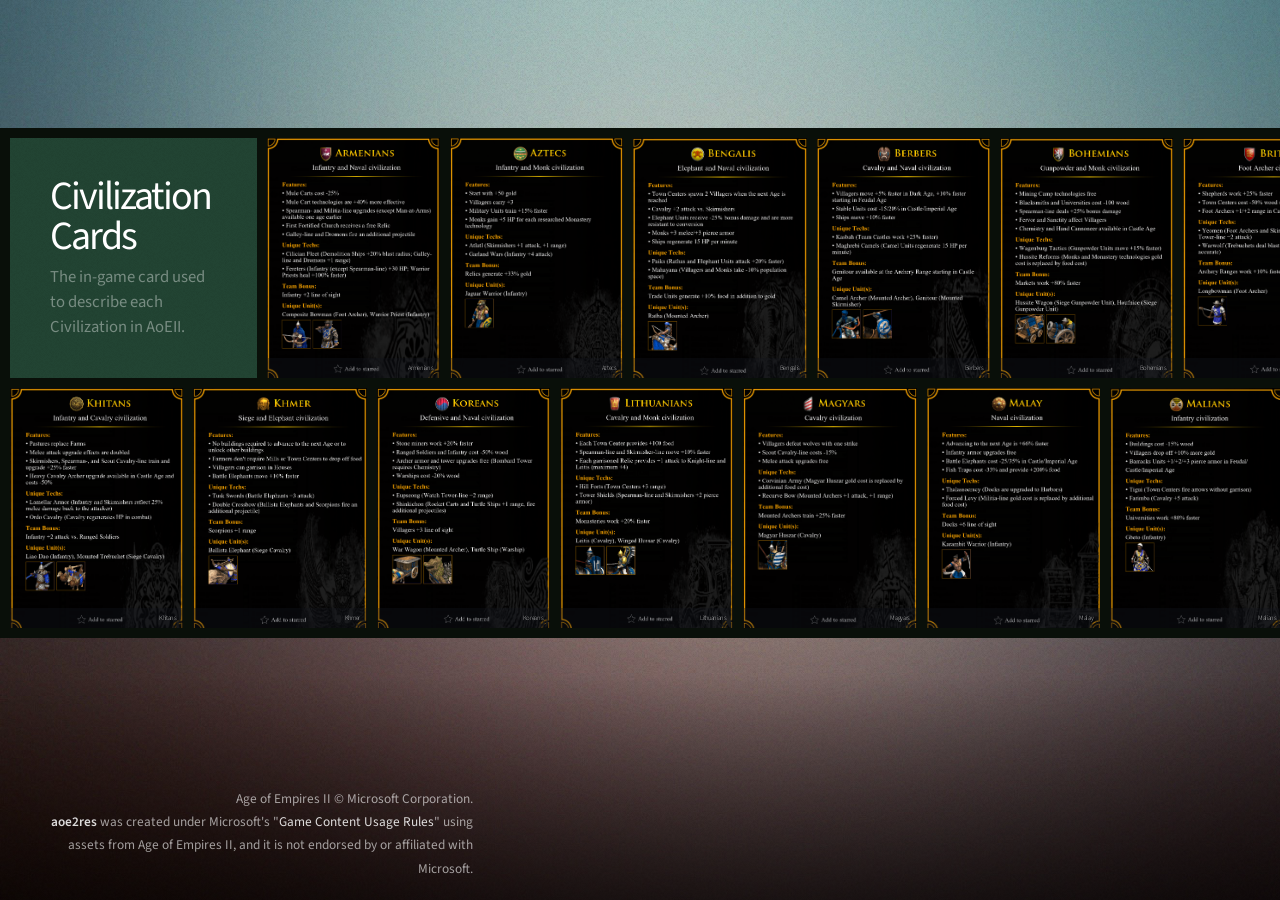
<file: index.html>
<!DOCTYPE HTML>
<!--
	Parallelism by HTML5 UP
	html5up.net | @ajlkn
	Free for personal and commercial use under the CCA 3.0 license (html5up.net/license)
-->
<html>

<head>
  <title>Parallelism by HTML5 UP</title>
  <meta charset="utf-8" />
  <meta name="viewport" content="width=device-width, initial-scale=1, user-scalable=no" />
  <link rel="stylesheet" href="assets/css/main.css" />
  <noscript>
    <link rel="stylesheet" href="assets/css/noscript.css" />
  </noscript>
</head>

<body class="is-preload">

  <!-- Wrapper -->
  <div id="wrapper">

    <!-- Main -->
    <section id="main">

      <!-- Items -->
      <div class="items">

        <div class="item intro span-2">
          <h1>Civilization Cards</h1>
          <p>The in-game card used to describe each Civilization in AoEII.</p>
        </div>

        <article class="item thumb span-1">
          <h2>Armenians</h2>
          <a href="images/cards/civ-armenians.png" class="image"><img src="images/cards/civ-armenians.png" alt=""></a>
        </article>
        <article class="item thumb span-1">
          <h2>Aztecs</h2>
          <a href="images/cards/civ-aztecs.png" class="image"><img src="images/cards/civ-aztecs.png" alt=""></a>
        </article>
        <article class="item thumb span-1">
          <h2>Bengalis</h2>
          <a href="images/cards/civ-bengalis.png" class="image"><img src="images/cards/civ-bengalis.png" alt=""></a>
        </article>
        <article class="item thumb span-1">
          <h2>Berbers</h2>
          <a href="images/cards/civ-berbers.png" class="image"><img src="images/cards/civ-berbers.png" alt=""></a>
        </article>
        <article class="item thumb span-1">
          <h2>Bohemians</h2>
          <a href="images/cards/civ-bohemians.png" class="image"><img src="images/cards/civ-bohemians.png" alt=""></a>
        </article>
        <article class="item thumb span-1">
          <h2>Britons</h2>
          <a href="images/cards/civ-britons.png" class="image"><img src="images/cards/civ-britons.png" alt=""></a>
        </article>
        <article class="item thumb span-1">
          <h2>Bulgarians</h2>
          <a href="images/cards/civ-bulgarians.png" class="image"><img src="images/cards/civ-bulgarians.png" alt=""></a>
        </article>
        <article class="item thumb span-1">
          <h2>Burgundians</h2>
          <a href="images/cards/civ-burgundians.png" class="image"><img src="images/cards/civ-burgundians.png" alt=""></a>
        </article>
        <article class="item thumb span-1">
          <h2>Burmese</h2>
          <a href="images/cards/civ-burmese.png" class="image"><img src="images/cards/civ-burmese.png" alt=""></a>
        </article>
        <article class="item thumb span-1">
          <h2>Byzantines</h2>
          <a href="images/cards/civ-byzantines.png" class="image"><img src="images/cards/civ-byzantines.png" alt=""></a>
        </article>
        <article class="item thumb span-1">
          <h2>Celts</h2>
          <a href="images/cards/civ-celts.png" class="image"><img src="images/cards/civ-celts.png" alt=""></a>
        </article>
        <article class="item thumb span-1">
          <h2>Chinese</h2>
          <a href="images/cards/civ-chinese.png" class="image"><img src="images/cards/civ-chinese.png" alt=""></a>
        </article>
        <article class="item thumb span-1">
          <h2>Cumans</h2>
          <a href="images/cards/civ-cumans.png" class="image"><img src="images/cards/civ-cumans.png" alt=""></a>
        </article>
        <article class="item thumb span-1">
          <h2>Dravidians</h2>
          <a href="images/cards/civ-dravidians.png" class="image"><img src="images/cards/civ-dravidians.png" alt=""></a>
        </article>
        <article class="item thumb span-1">
          <h2>Ethiopians</h2>
          <a href="images/cards/civ-ethiopians.png" class="image"><img src="images/cards/civ-ethiopians.png" alt=""></a>
        </article>
        <article class="item thumb span-1">
          <h2>Franks</h2>
          <a href="images/cards/civ-franks.png" class="image"><img src="images/cards/civ-franks.png" alt=""></a>
        </article>
        <article class="item thumb span-1">
          <h2>Georgians</h2>
          <a href="images/cards/civ-georgians.png" class="image"><img src="images/cards/civ-georgians.png" alt=""></a>
        </article>
        <article class="item thumb span-1">
          <h2>Goths</h2>
          <a href="images/cards/civ-goths.png" class="image"><img src="images/cards/civ-goths.png" alt=""></a>
        </article>
        <article class="item thumb span-1">
          <h2>Gurjaras</h2>
          <a href="images/cards/civ-gurjaras.png" class="image"><img src="images/cards/civ-gurjaras.png" alt=""></a>
        </article>
        <article class="item thumb span-1">
          <h2>Hindustanis</h2>
          <a href="images/cards/civ-hindustanis.png" class="image"><img src="images/cards/civ-hindustanis.png" alt=""></a>
        </article>
        <article class="item thumb span-1">
          <h2>Huns</h2>
          <a href="images/cards/civ-huns.png" class="image"><img src="images/cards/civ-huns.png" alt=""></a>
        </article>
        <article class="item thumb span-1">
          <h2>Inca</h2>
          <a href="images/cards/civ-inca.png" class="image"><img src="images/cards/civ-inca.png" alt=""></a>
        </article>
        <article class="item thumb span-1">
          <h2>Italians</h2>
          <a href="images/cards/civ-italians.png" class="image"><img src="images/cards/civ-italians.png" alt=""></a>
        </article>
        <article class="item thumb span-1">
          <h2>Japanese</h2>
          <a href="images/cards/civ-japanese.png" class="image"><img src="images/cards/civ-japanese.png" alt=""></a>
        </article>
        <article class="item thumb span-1">
          <h2>Jurchens</h2>
          <a href="images/cards/civ-jurchens.png" class="image"><img src="images/cards/civ-jurchens.png" alt=""></a>
        </article>
      </div>

      <!-- Items -->
      <div class="items">
        <article class="item thumb span-1">
          <h2>Khitans</h2>
          <a href="images/cards/civ-khitans.png" class="image"><img src="images/cards/civ-khitans.png" alt=""></a>
        </article>
        <article class="item thumb span-1">
          <h2>Khmer</h2>
          <a href="images/cards/civ-khmer.png" class="image"><img src="images/cards/civ-khmer.png" alt=""></a>
        </article>
        <article class="item thumb span-1">
          <h2>Koreans</h2>
          <a href="images/cards/civ-koreans.png" class="image"><img src="images/cards/civ-koreans.png" alt=""></a>
        </article>
        <article class="item thumb span-1">
          <h2>Lithuanians</h2>
          <a href="images/cards/civ-lithuanians.png" class="image"><img src="images/cards/civ-lithuanians.png" alt=""></a>
        </article>
        <article class="item thumb span-1">
          <h2>Magyars</h2>
          <a href="images/cards/civ-magyars.png" class="image"><img src="images/cards/civ-magyars.png" alt=""></a>
        </article>
        <article class="item thumb span-1">
          <h2>Malay</h2>
          <a href="images/cards/civ-malay.png" class="image"><img src="images/cards/civ-malay.png" alt=""></a>
        </article>
        <article class="item thumb span-1">
          <h2>Malians</h2>
          <a href="images/cards/civ-malians.png" class="image"><img src="images/cards/civ-malians.png" alt=""></a>
        </article>
        <article class="item thumb span-1">
          <h2>Maya</h2>
          <a href="images/cards/civ-maya.png" class="image"><img src="images/cards/civ-maya.png" alt=""></a>
        </article>
        <article class="item thumb span-1">
          <h2>Mongols</h2>
          <a href="images/cards/civ-mongols.png" class="image"><img src="images/cards/civ-mongols.png" alt=""></a>
        </article>
        <article class="item thumb span-1">
          <h2>Persians</h2>
          <a href="images/cards/civ-persians.png" class="image"><img src="images/cards/civ-persians.png" alt=""></a>
        </article>
        <article class="item thumb span-1">
          <h2>Poles</h2>
          <a href="images/cards/civ-poles.png" class="image"><img src="images/cards/civ-poles.png" alt=""></a>
        </article>
        <article class="item thumb span-1">
          <h2>Portuguese</h2>
          <a href="images/cards/civ-portuguese.png" class="image"><img src="images/cards/civ-portuguese.png" alt=""></a>
        </article>
        <article class="item thumb span-1">
          <h2>Romans</h2>
          <a href="images/cards/civ-romans.png" class="image"><img src="images/cards/civ-romans.png" alt=""></a>
        </article>
        <article class="item thumb span-1">
          <h2>Saracens</h2>
          <a href="images/cards/civ-saracens.png" class="image"><img src="images/cards/civ-saracens.png" alt=""></a>
        </article>
        <article class="item thumb span-1">
          <h2>Shu</h2>
          <a href="images/cards/civ-shu.png" class="image"><img src="images/cards/civ-shu.png" alt=""></a>
        </article>
        <article class="item thumb span-1">
          <h2>Sicilians</h2>
          <a href="images/cards/civ-sicilians.png" class="image"><img src="images/cards/civ-sicilians.png" alt=""></a>
        </article>
        <article class="item thumb span-1">
          <h2>Slavs</h2>
          <a href="images/cards/civ-slavs.png" class="image"><img src="images/cards/civ-slavs.png" alt=""></a>
        </article>
        <article class="item thumb span-1">
          <h2>Spanish</h2>
          <a href="images/cards/civ-spanish.png" class="image"><img src="images/cards/civ-spanish.png" alt=""></a>
        </article>
        <article class="item thumb span-1">
          <h2>Tatars</h2>
          <a href="images/cards/civ-tatars.png" class="image"><img src="images/cards/civ-tatars.png" alt=""></a>
        </article>
        <article class="item thumb span-1">
          <h2>Teutons</h2>
          <a href="images/cards/civ-teutons.png" class="image"><img src="images/cards/civ-teutons.png" alt=""></a>
        </article>
        <article class="item thumb span-1">
          <h2>Turks</h2>
          <a href="images/cards/civ-turks.png" class="image"><img src="images/cards/civ-turks.png" alt=""></a>
        </article>
        <article class="item thumb span-1">
          <h2>Vietnamese</h2>
          <a href="images/cards/civ-vietnamese.png" class="image"><img src="images/cards/civ-vietnamese.png" alt=""></a>
        </article>
        <article class="item thumb span-1">
          <h2>Vikings</h2>
          <a href="images/cards/civ-vikings.png" class="image"><img src="images/cards/civ-vikings.png" alt=""></a>
        </article>
        <article class="item thumb span-1">
          <h2>Wei</h2>
          <a href="images/cards/civ-wei.png" class="image"><img src="images/cards/civ-wei.png" alt=""></a>
        </article>
        <article class="item thumb span-1">
          <h2>Wu</h2>
          <a href="images/cards/civ-wu.png" class="image"><img src="images/cards/civ-wu.png" alt=""></a>
        </article>
      </div>

    </section>

    <!-- Footer -->
    <section id="footer">
      <section>
        <p>
          Age of Empires II &copy; Microsoft Corporation.<br>
          <b>aoe2res</b> was created under Microsoft's "<a href="https://www.xbox.com/en-us/developers/rules"
            rel="nofollow">Game Content Usage Rules</a>" using assets
          from Age of Empires II, and it is not endorsed by or affiliated with Microsoft.
        </p>
      </section>
<!--
      <section>
        <ul class="icons">
          <li><a href="#" class="icon brands fa-twitter"><span class="label">Twitter</span></a></li>
          <li><a href="#" class="icon brands fa-instagram"><span class="label">Instagram</span></a></li>
          <li><a href="#" class="icon brands fa-facebook-f"><span class="label">Facebook</span></a></li>
          <li><a href="#" class="icon brands fa-dribbble"><span class="label">Dribbble</span></a></li>
          <li><a href="#" class="icon solid fa-envelope"><span class="label">Email</span></a></li>
        </ul>
        <ul class="copyright">
          <li>&copy; Untitled</li>
          <li>Design: <a href="http://html5up.net">HTML5 UP</a></li>
        </ul>
      </section>
-->
    </section>

  </div>

  <!-- Scripts -->
  <script src="assets/js/jquery.min.js"></script>
  <script src="assets/js/jquery.poptrox.min.js"></script>
  <script src="assets/js/browser.min.js"></script>
  <script src="assets/js/breakpoints.min.js"></script>
  <script src="assets/js/util.js"></script>
  <script src="assets/js/main.js"></script>

</body>

</html>
</file>
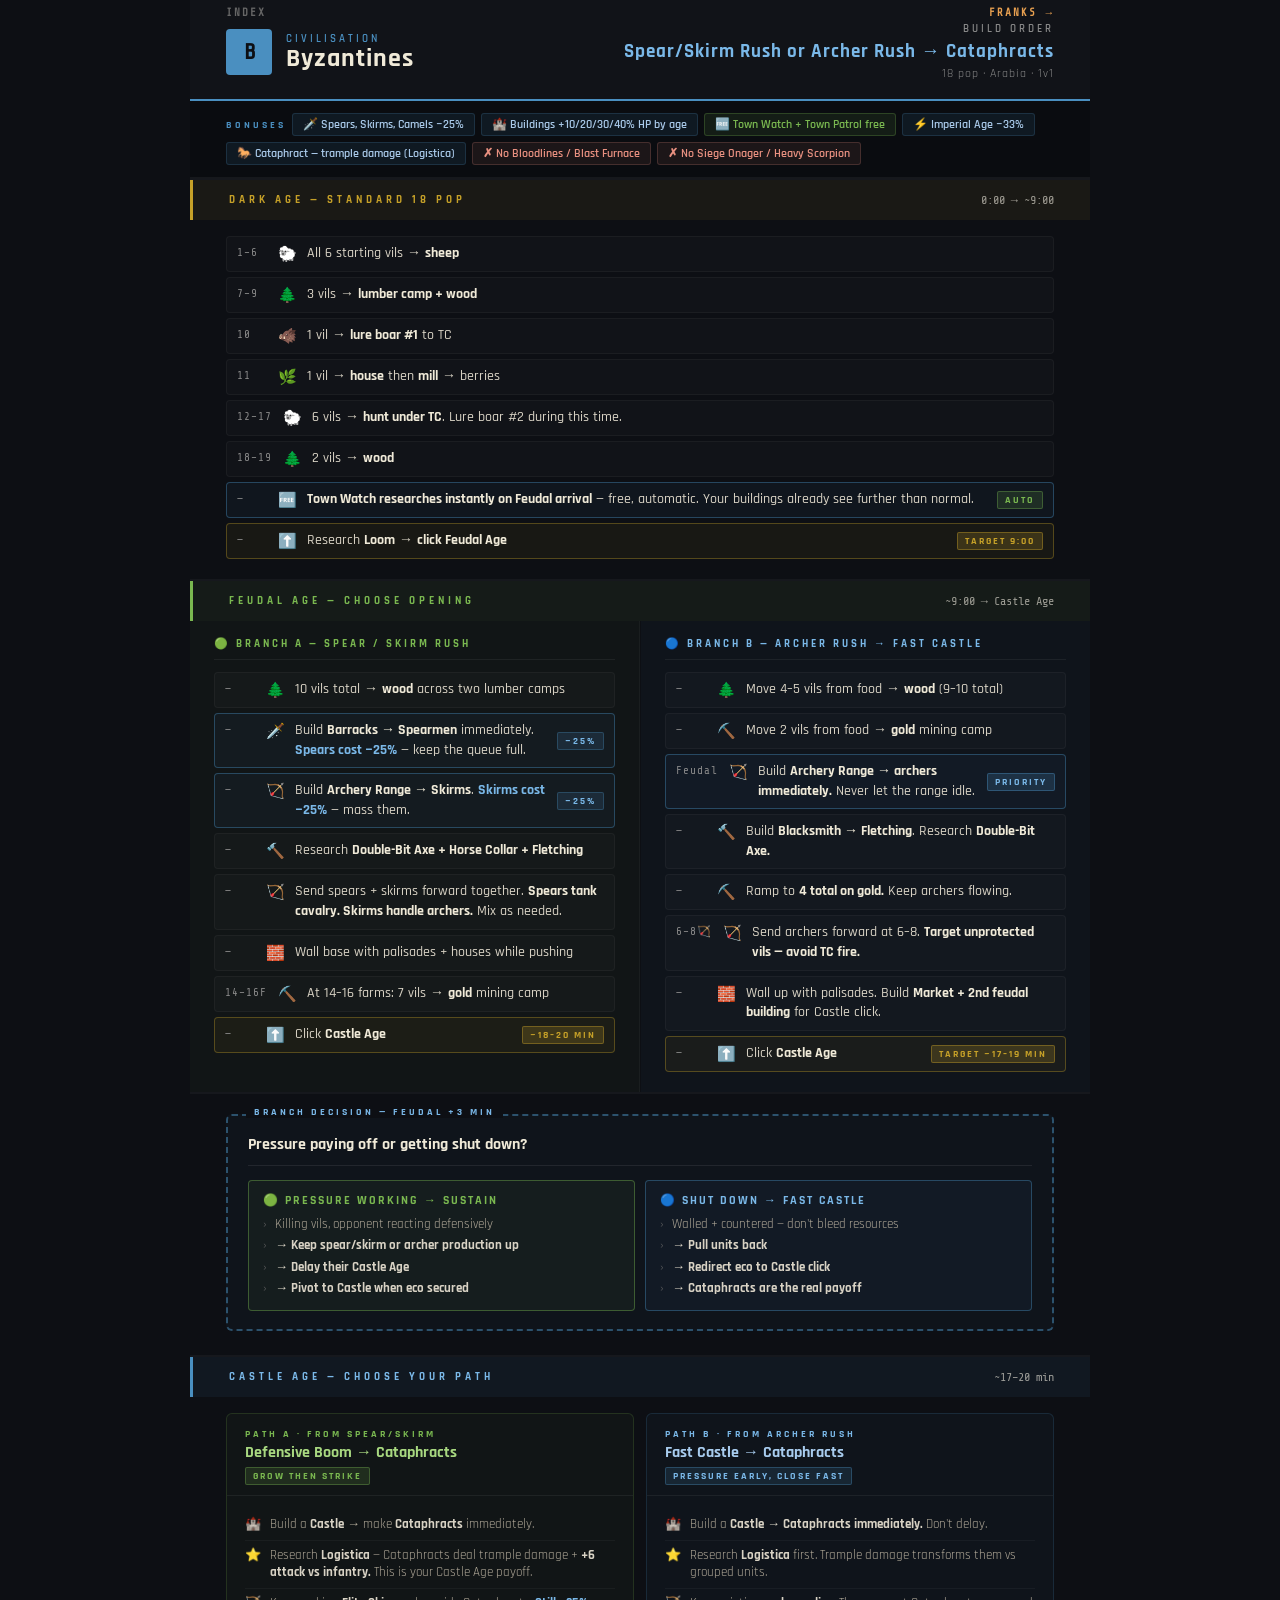
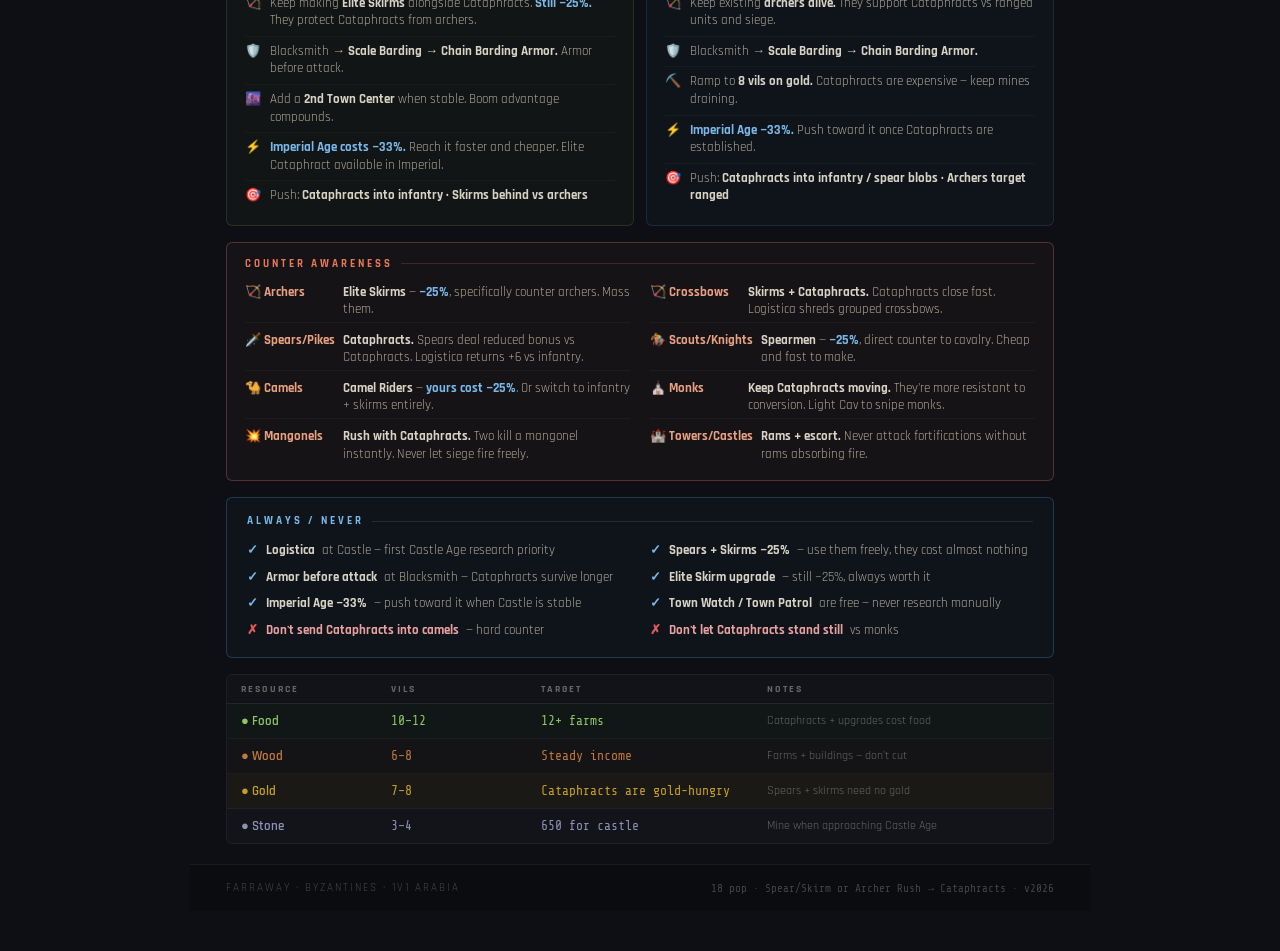
<file: builds/byzantines-spear-skirm-cataphract.html>
<!DOCTYPE html>
<html lang="en">
<head>
<meta charset="UTF-8">
<meta name="viewport" content="width=device-width, initial-scale=1.0">
<title>Byzantines — Spear/Skirm Rush or Archer Rush → Cataphracts</title>
<link rel="preconnect" href="https://fonts.googleapis.com">
<link href="https://fonts.googleapis.com/css2?family=Rajdhani:wght@500;600;700&family=Share+Tech+Mono&display=swap" rel="stylesheet">
<style>
*{box-sizing:border-box;margin:0;padding:0;}
body{background:#0d0f14;color:#e8e4d8;font-family:'Rajdhani',sans-serif;width:100%;max-width:900px;margin:0 auto;padding-bottom:40px;}
.guide{display:flex;flex-direction:column;width:100%;}

.header{background:#111318;border-bottom:2px solid #4a8fc0;padding:22px 36px 18px;display:flex;align-items:center;justify-content:space-between;}
.civ-icon{width:46px;height:46px;background:#4a8fc0;border-radius:4px;display:flex;align-items:center;justify-content:center;font-size:22px;color:#0d0f14;font-weight:700;font-family:'Share Tech Mono',monospace;letter-spacing:-2px;}
.civ-badge{display:flex;align-items:center;gap:14px;}
.civ-label{font-size:11px;color:#4a8fc0;letter-spacing:3px;text-transform:uppercase;font-weight:600;}
.civ-name{font-size:26px;font-weight:700;color:#f0ead8;letter-spacing:1px;line-height:1;}
.build-title{text-align:right;}
.build-label{font-size:11px;color:#888;letter-spacing:3px;text-transform:uppercase;font-weight:600;margin-bottom:3px;}
.build-name{font-size:19px;font-weight:700;color:#7ab8e8;letter-spacing:1px;}
.build-sub{font-size:12px;color:#888;letter-spacing:1px;margin-top:2px;}

.bonus-bar{display:flex;gap:6px;padding:12px 36px;background:#0a0c10;border-bottom:1px solid rgba(255,255,255,0.05);flex-wrap:wrap;align-items:center;}
.bonus-label{font-size:10px;font-weight:700;letter-spacing:3px;text-transform:uppercase;color:#4a8fc0;min-width:60px;}
.bonus-chip{font-size:12px;font-weight:600;color:#a8c8e8;padding:3px 10px;border-radius:3px;background:rgba(74,143,192,0.1);border:1px solid rgba(74,143,192,0.2);}
.weakness-chip{font-size:12px;font-weight:600;color:#e89080;padding:3px 10px;border-radius:3px;background:rgba(232,144,128,0.08);border:1px solid rgba(232,144,128,0.2);}
.free-chip{font-size:12px;font-weight:600;color:#7ab850;padding:3px 10px;border-radius:3px;background:rgba(122,184,80,0.1);border:1px solid rgba(122,184,80,0.25);}

.phase-header{display:flex;align-items:center;padding:0 36px;height:40px;border-left:3px solid;}
.phase-label{font-size:11px;font-weight:700;letter-spacing:4px;text-transform:uppercase;}
.phase-time{margin-left:auto;font-family:'Share Tech Mono',monospace;font-size:12px;opacity:.65;}
.phase-content{padding:16px 36px 20px;}

.dark-phase{border-color:#c5a028 !important;background:rgba(197,160,40,0.07);}
.dark-phase .phase-label{color:#c5a028;}
.feudal-phase{border-color:#7ab850 !important;background:rgba(122,184,80,0.07);}
.feudal-phase .phase-label{color:#7ab850;}
.castle-phase{border-color:#4a8fc0 !important;background:rgba(74,143,192,0.07);}
.castle-phase .phase-label{color:#7ab8e8;}

.step-grid{display:flex;flex-direction:column;gap:5px;}
.step-row{display:flex;align-items:flex-start;gap:10px;padding:7px 10px;border-radius:4px;border:1px solid rgba(255,255,255,0.04);background:rgba(255,255,255,0.02);}
.step-row.key{border-color:rgba(197,160,40,0.35);background:rgba(197,160,40,0.06);}
.step-row.key-byz{border-color:rgba(74,143,192,0.4);background:rgba(74,143,192,0.06);}
.step-row.key-green{border-color:rgba(122,184,80,0.35);background:rgba(122,184,80,0.06);}
.step-row.key-red{border-color:rgba(232,120,90,0.35);background:rgba(232,120,90,0.06);}
.step-row.key-wood{border-color:rgba(192,120,64,0.45);background:rgba(192,120,64,0.07);}
.step-pop{font-family:'Share Tech Mono',monospace;font-size:11px;color:#888;min-width:30px;padding-top:2px;letter-spacing:1px;}
.step-icon{font-size:15px;min-width:20px;text-align:center;padding-top:1px;}
.step-text{flex:1;font-size:14px;font-weight:500;color:#d8d2c4;line-height:1.4;}
.step-text b{color:#f0ead8;font-weight:700;}
.highlight{color:#c5a028;font-weight:700;}
.byz-bonus{color:#7ab8e8;font-weight:700;}
.green-t{color:#7ab850;font-weight:700;}
.red-t{color:#e8785a;font-weight:700;}
.wood-t{color:#c07840;font-weight:700;}
.step-tag{font-size:10px;font-weight:700;letter-spacing:2px;text-transform:uppercase;padding:2px 7px;border-radius:2px;white-space:nowrap;align-self:center;margin-left:auto;}
.tag-byz{background:rgba(74,143,192,0.2);color:#7ab8e8;border:1px solid rgba(74,143,192,0.4);}
.tag-key{background:rgba(197,160,40,0.2);color:#c5a028;border:1px solid rgba(197,160,40,0.4);}
.tag-free{background:rgba(122,184,80,0.15);color:#7ab850;border:1px solid rgba(122,184,80,0.35);}
.tag-cheap{background:rgba(74,143,192,0.15);color:#7ab8e8;border:1px solid rgba(74,143,192,0.3);}
.tag-warn{background:rgba(232,120,90,0.15);color:#e8785a;border:1px solid rgba(232,120,90,0.35);}

.eco-bar{display:flex;gap:7px;padding:10px 14px;background:#0a0c10;border:1px solid rgba(255,255,255,0.08);border-radius:4px;margin-bottom:14px;align-items:center;flex-wrap:wrap;}
.eco-label{font-size:11px;letter-spacing:2px;color:#666;text-transform:uppercase;font-weight:600;min-width:52px;}
.eco-chip{display:flex;align-items:center;gap:5px;padding:3px 9px 3px 6px;border-radius:3px;font-family:'Share Tech Mono',monospace;font-size:12px;font-weight:700;}
.eco-dot{width:6px;height:6px;border-radius:50%;}
.eco-food{background:rgba(120,180,80,0.15);color:#8bc864;border:1px solid rgba(120,180,80,0.25);}
.eco-wood{background:rgba(139,90,43,0.2);color:#c07840;border:1px solid rgba(139,90,43,0.3);}
.eco-gold{background:rgba(197,160,40,0.15);color:#c5a028;border:1px solid rgba(197,160,40,0.25);}
.eco-pop{background:rgba(150,120,200,0.15);color:#a890d8;border:1px solid rgba(150,120,200,0.25);}
.eco-food .eco-dot{background:#8bc864;}
.eco-wood .eco-dot{background:#c07840;}
.eco-gold .eco-dot{background:#c5a028;}
.eco-pop .eco-dot{background:#a890d8;}

.phase-sep{height:2px;background:rgba(255,255,255,0.04);}

/* FEUDAL SPLIT */
.feudal-split{display:flex;gap:1px;margin:0;}
.feudal-branch{flex:1;padding:16px 24px 20px;}
.feudal-branch-a{background:rgba(122,184,80,0.04);border-right:1px solid rgba(255,255,255,0.04);}
.feudal-branch-b{background:rgba(74,143,192,0.04);}
.feudal-branch-header{font-size:11px;font-weight:700;letter-spacing:3px;text-transform:uppercase;margin-bottom:12px;padding-bottom:8px;border-bottom:1px solid rgba(255,255,255,0.06);}
.feudal-branch-a .feudal-branch-header{color:#7ab850;}
.feudal-branch-b .feudal-branch-header{color:#7ab8e8;}

.branch-box{margin:20px 36px;border:2px dashed rgba(74,143,192,0.5);border-radius:6px;padding:18px 20px;background:rgba(74,143,192,0.04);position:relative;}
.branch-label{position:absolute;top:-10px;left:18px;background:#0d0f14;padding:0 8px;font-size:10px;font-weight:700;letter-spacing:3px;text-transform:uppercase;color:#7ab8e8;}
.branch-question{font-size:16px;font-weight:700;color:#f0ead8;margin-bottom:14px;padding-bottom:10px;border-bottom:1px solid rgba(255,255,255,0.08);}
.branch-options{display:flex;gap:10px;}
.branch-option{flex:1;border-radius:4px;padding:12px 14px;border:1px solid;}
.branch-option.green{border-color:rgba(122,184,80,0.4);background:rgba(122,184,80,0.06);}
.branch-option.blue{border-color:rgba(74,143,192,0.4);background:rgba(74,143,192,0.06);}
.branch-title{font-size:12px;font-weight:700;letter-spacing:2px;text-transform:uppercase;margin-bottom:8px;}
.branch-option.green .branch-title{color:#7ab850;}
.branch-option.blue .branch-title{color:#7ab8e8;}
.branch-items{list-style:none;display:flex;flex-direction:column;gap:4px;}
.branch-items li{font-size:13px;color:#b0a898;padding-left:12px;position:relative;line-height:1.35;}
.branch-items li::before{content:'›';position:absolute;left:0;color:#666;}
.branch-items li b{color:#d8d2c4;font-weight:700;}

.castle-paths{display:flex;gap:12px;margin:16px 36px 0;}
.castle-path{flex:1;border-radius:6px;overflow:hidden;}
.path-header{padding:14px 18px 10px;border-bottom:1px solid rgba(255,255,255,0.06);}
.path-num{font-size:10px;font-weight:700;letter-spacing:3px;text-transform:uppercase;margin-bottom:3px;}
.path-name{font-size:16px;font-weight:700;line-height:1.2;}
.path-tag{display:inline-block;font-size:10px;font-weight:700;letter-spacing:2px;text-transform:uppercase;padding:2px 7px;border-radius:2px;margin-top:5px;}
.path-content{padding:14px 18px;}
.path-a{background:rgba(122,184,80,0.04);border:1px solid rgba(122,184,80,0.18);}
.path-a .path-num{color:#7ab850;}
.path-a .path-name{color:#a8d880;}
.path-a .path-tag{background:rgba(122,184,80,0.15);color:#7ab850;border:1px solid rgba(122,184,80,0.35);}
.path-b{background:rgba(74,143,192,0.04);border:1px solid rgba(74,143,192,0.18);}
.path-b .path-num{color:#7ab8e8;}
.path-b .path-name{color:#a8ccee;}
.path-b .path-tag{background:rgba(74,143,192,0.15);color:#7ab8e8;border:1px solid rgba(74,143,192,0.35);}
.path-step{display:flex;align-items:flex-start;gap:9px;padding:6px 0;border-bottom:1px solid rgba(255,255,255,0.04);font-size:13px;color:#b0a898;line-height:1.35;}
.path-step:last-child{border-bottom:none;}
.path-step-icon{min-width:16px;text-align:center;font-size:13px;}
.path-step b{color:#d8d2c4;font-weight:700;}
.byz-b{color:#7ab8e8;font-weight:700;}
.warn-b{color:#e8785a;font-weight:700;}
.green-b{color:#7ab850;font-weight:700;}

.counter-block{margin:16px 36px 0;border:1px solid rgba(232,120,90,0.3);border-radius:6px;padding:14px 18px;background:rgba(232,120,90,0.04);}
.counter-title{font-size:11px;font-weight:700;letter-spacing:3px;text-transform:uppercase;color:#e8785a;margin-bottom:10px;display:flex;align-items:center;gap:8px;}
.counter-title::after{content:'';flex:1;height:1px;background:rgba(232,120,90,0.2);}
.counter-grid{display:grid;grid-template-columns:1fr 1fr;gap:6px 20px;}
.counter-item{display:flex;align-items:flex-start;gap:8px;font-size:13px;color:#b0a898;line-height:1.35;padding:3px 0;border-bottom:1px solid rgba(255,255,255,0.04);}
.counter-item:nth-child(odd):last-child{border-bottom:none;}
.counter-item:nth-last-child(-n+2){border-bottom:none;}
.counter-threat{font-weight:700;color:#e8a080;min-width:90px;flex-shrink:0;}
.counter-answer b{color:#d8d2c4;}
.counter-answer .byz-b{color:#7ab8e8;font-weight:700;}

.always-block{margin:16px 36px 0;border:1px solid rgba(74,143,192,0.3);border-radius:6px;padding:16px 20px;background:rgba(74,143,192,0.04);}
.always-title{font-size:11px;font-weight:700;letter-spacing:3px;text-transform:uppercase;color:#7ab8e8;margin-bottom:12px;display:flex;align-items:center;gap:8px;}
.always-title::after{content:'';flex:1;height:1px;background:rgba(74,143,192,0.2);}
.always-grid{display:grid;grid-template-columns:1fr 1fr;gap:5px 20px;}
.always-item{display:flex;align-items:flex-start;gap:7px;font-size:13px;color:#b0a898;line-height:1.35;padding:2px 0;}
.always-item::before{content:'✓';color:#7ab8e8;font-weight:700;min-width:12px;}
.always-item b{color:#d8d2c4;}
.never-item::before{content:'✗';color:#e85a5a;}
.never-item b{color:#e8a0a0;}

.res-table{margin:16px 36px 0;border:1px solid rgba(255,255,255,0.07);border-radius:6px;overflow:hidden;}
.res-table-header{display:grid;grid-template-columns:1fr 1fr 1.5fr 2fr;background:#111318;border-bottom:1px solid rgba(255,255,255,0.08);}
.res-col-head{padding:8px 14px;font-size:10px;font-weight:700;letter-spacing:2px;text-transform:uppercase;color:#666;}
.res-row{display:grid;grid-template-columns:1fr 1fr 1.5fr 2fr;border-bottom:1px solid rgba(255,255,255,0.04);}
.res-row:last-child{border-bottom:none;}
.res-cell{padding:9px 14px;font-size:13px;color:#b0a898;font-family:'Share Tech Mono',monospace;}
.res-cell.res-label{color:#888;font-family:'Rajdhani',sans-serif;font-weight:600;}
.res-cell.note{font-family:'Rajdhani',sans-serif;font-size:12px;color:#666;}
.f{color:#8bc864;}.w{color:#c07840;}.g{color:#c5a028;}.s{color:#9090b8;}

.footer{padding:16px 36px;border-top:1px solid rgba(255,255,255,0.06);display:flex;justify-content:space-between;align-items:center;background:#0a0c10;margin-top:20px;}
.footer-left{font-size:11px;color:#444;letter-spacing:2px;text-transform:uppercase;}
.footer-right{font-size:11px;color:#444;font-family:'Share Tech Mono',monospace;}
.page-nav{position:absolute;top:0;left:50%;transform:translateX(-50%);width:100%;max-width:900px;display:grid;grid-template-columns:1fr 1fr;align-items:center;padding:6px 36px;z-index:10;}
.nav-link{font-size:11px;font-weight:700;letter-spacing:2px;text-transform:uppercase;color:#666;text-decoration:none;font-family:'Share Tech Mono',monospace;}
.nav-link:hover{color:#c5a028;}
.nav-right{text-align:right;}
</style>
</head>
<body>
<nav class="page-nav">
  <a class="nav-link" href="index.html">Index</a>
  <a class="nav-link nav-right" style="color:#e8a050;" href="franks-scouts-fast-castle.html">Franks →</a>
</nav>
<div class="guide">

<!-- HEADER -->
<div class="header">
  <div class="civ-badge">
    <div class="civ-icon">B</div>
    <div>
      <div class="civ-label">Civilisation</div>
      <div class="civ-name">Byzantines</div>
    </div>
  </div>
  <div class="build-title">
    <div class="build-label">Build Order</div>
    <div class="build-name">Spear/Skirm Rush or Archer Rush → Cataphracts</div>
    <div class="build-sub">18 pop · Arabia · 1v1</div>
  </div>
</div>

<!-- BONUS BANNER -->
<div class="bonus-bar">
  <div class="bonus-label">Bonuses</div>
  <div class="bonus-chip">🗡️ Spears, Skirms, Camels −25%</div>
  <div class="bonus-chip">🏰 Buildings +10/20/30/40% HP by age</div>
  <div class="free-chip">🆓 Town Watch + Town Patrol free</div>
  <div class="bonus-chip">⚡ Imperial Age −33%</div>
  <div class="bonus-chip">🐎 Cataphract — trample damage (Logistica)</div>
  <div class="weakness-chip">✗ No Bloodlines / Blast Furnace</div>
  <div class="weakness-chip">✗ No Siege Onager / Heavy Scorpion</div>
</div>

<!-- DARK AGE -->
<div class="phase-sep"></div>
<div class="phase-header dark-phase">
  <div class="phase-label">Dark Age — Standard 18 Pop</div>
  <div class="phase-time">0:00 → ~9:00</div>
</div>
<div class="phase-content">
  <div class="step-grid">
    <div class="step-row">
      <div class="step-pop">1–6</div><div class="step-icon">🐑</div>
      <div class="step-text">All 6 starting vils → <b>sheep</b></div>
    </div>
    <div class="step-row">
      <div class="step-pop">7–9</div><div class="step-icon">🌲</div>
      <div class="step-text">3 vils → <b>lumber camp + wood</b></div>
    </div>
    <div class="step-row">
      <div class="step-pop">10</div><div class="step-icon">🐗</div>
      <div class="step-text">1 vil → <b>lure boar #1</b> to TC</div>
    </div>
    <div class="step-row">
      <div class="step-pop">11</div><div class="step-icon">🌿</div>
      <div class="step-text">1 vil → <b>house</b> then <b>mill</b> → berries</div>
    </div>
    <div class="step-row">
      <div class="step-pop">12–17</div><div class="step-icon">🐑</div>
      <div class="step-text">6 vils → <b>hunt under TC</b>. Lure boar #2 during this time.</div>
    </div>
    <div class="step-row">
      <div class="step-pop">18–19</div><div class="step-icon">🌲</div>
      <div class="step-text">2 vils → <b>wood</b></div>
    </div>
    <div class="step-row key-byz">
      <div class="step-pop">—</div><div class="step-icon">🆓</div>
      <div class="step-text"><b>Town Watch researches instantly on Feudal arrival</b> — free, automatic. Your buildings already see further than normal.</div>
      <div class="step-tag tag-free">Auto</div>
    </div>
    <div class="step-row key">
      <div class="step-pop">—</div><div class="step-icon">⬆️</div>
      <div class="step-text">Research <b>Loom</b> → <b class="highlight">click Feudal Age</b></div>
      <div class="step-tag tag-key">Target 9:00</div>
    </div>
  </div>
</div>

<div class="phase-sep"></div>

<!-- FEUDAL SPLIT -->
<div class="phase-header feudal-phase">
  <div class="phase-label">Feudal Age — Choose Opening</div>
  <div class="phase-time">~9:00 → Castle Age</div>
</div>

<div class="feudal-split">
  <div class="feudal-branch feudal-branch-a">
    <div class="feudal-branch-header">🟢 Branch A — Spear / Skirm Rush</div>
    <div class="step-grid">
      <div class="step-row">
        <div class="step-pop">—</div><div class="step-icon">🌲</div>
        <div class="step-text">10 vils total → <b>wood</b> across two lumber camps</div>
      </div>
      <div class="step-row key-byz">
        <div class="step-pop">—</div><div class="step-icon">🗡️</div>
        <div class="step-text">Build <b>Barracks → Spearmen</b> immediately. <span class="byz-bonus">Spears cost −25%</span> — keep the queue full.</div>
        <div class="step-tag tag-cheap">−25%</div>
      </div>
      <div class="step-row key-byz">
        <div class="step-pop">—</div><div class="step-icon">🏹</div>
        <div class="step-text">Build <b>Archery Range → Skirms</b>. <span class="byz-bonus">Skirms cost −25%</span> — mass them.</div>
        <div class="step-tag tag-cheap">−25%</div>
      </div>
      <div class="step-row">
        <div class="step-pop">—</div><div class="step-icon">🔨</div>
        <div class="step-text">Research <b class="green-t">Double-Bit Axe + Horse Collar + Fletching</b></div>
      </div>
      <div class="step-row">
        <div class="step-pop">—</div><div class="step-icon">🏹</div>
        <div class="step-text">Send spears + skirms forward together. <b>Spears tank cavalry. Skirms handle archers.</b> Mix as needed.</div>
      </div>
      <div class="step-row">
        <div class="step-pop">—</div><div class="step-icon">🧱</div>
        <div class="step-text">Wall base with palisades + houses while pushing</div>
      </div>
      <div class="step-row">
        <div class="step-pop">14–16F</div><div class="step-icon">⛏️</div>
        <div class="step-text">At 14–16 farms: 7 vils → <b>gold</b> mining camp</div>
      </div>
      <div class="step-row key">
        <div class="step-pop">—</div><div class="step-icon">⬆️</div>
        <div class="step-text">Click <b class="highlight">Castle Age</b></div>
        <div class="step-tag tag-key">~18–20 min</div>
      </div>
    </div>
  </div>

  <div class="feudal-branch feudal-branch-b">
    <div class="feudal-branch-header">🔵 Branch B — Archer Rush → Fast Castle</div>
    <div class="step-grid">
      <div class="step-row">
        <div class="step-pop">—</div><div class="step-icon">🌲</div>
        <div class="step-text">Move 4–5 vils from food → <b>wood</b> (9–10 total)</div>
      </div>
      <div class="step-row">
        <div class="step-pop">—</div><div class="step-icon">⛏️</div>
        <div class="step-text">Move 2 vils from food → <b>gold</b> mining camp</div>
      </div>
      <div class="step-row key-byz">
        <div class="step-pop">Feudal</div><div class="step-icon">🏹</div>
        <div class="step-text">Build <b>Archery Range → archers immediately.</b> Never let the range idle.</div>
        <div class="step-tag tag-byz">Priority</div>
      </div>
      <div class="step-row">
        <div class="step-pop">—</div><div class="step-icon">🔨</div>
        <div class="step-text">Build <b>Blacksmith → Fletching</b>. Research <b class="green-t">Double-Bit Axe.</b></div>
      </div>
      <div class="step-row">
        <div class="step-pop">—</div><div class="step-icon">⛏️</div>
        <div class="step-text">Ramp to <b>4 total on gold.</b> Keep archers flowing.</div>
      </div>
      <div class="step-row">
        <div class="step-pop">6–8🏹</div><div class="step-icon">🏹</div>
        <div class="step-text">Send archers forward at 6–8. <b>Target unprotected vils — avoid TC fire.</b></div>
      </div>
      <div class="step-row">
        <div class="step-pop">—</div><div class="step-icon">🧱</div>
        <div class="step-text">Wall up with palisades. Build <b>Market + 2nd feudal building</b> for Castle click.</div>
      </div>
      <div class="step-row key">
        <div class="step-pop">—</div><div class="step-icon">⬆️</div>
        <div class="step-text">Click <b class="highlight">Castle Age</b></div>
        <div class="step-tag tag-key">Target ~17–19 min</div>
      </div>
    </div>
  </div>
</div>

<div class="phase-sep"></div>

<!-- BRANCH DECISION -->
<div class="branch-box">
  <div class="branch-label">Branch Decision — Feudal +3 min</div>
  <div class="branch-question">Pressure paying off or getting shut down?</div>
  <div class="branch-options">
    <div class="branch-option green">
      <div class="branch-title">🟢 Pressure Working → Sustain</div>
      <ul class="branch-items">
        <li>Killing vils, opponent reacting defensively</li>
        <li><b>→ Keep spear/skirm or archer production up</b></li>
        <li><b>→ Delay their Castle Age</b></li>
        <li><b>→ Pivot to Castle when eco secured</b></li>
      </ul>
    </div>
    <div class="branch-option blue">
      <div class="branch-title">🔵 Shut Down → Fast Castle</div>
      <ul class="branch-items">
        <li>Walled + countered — don't bleed resources</li>
        <li><b>→ Pull units back</b></li>
        <li><b>→ Redirect eco to Castle click</b></li>
        <li><b>→ Cataphracts are the real payoff</b></li>
      </ul>
    </div>
  </div>
</div>

<div class="phase-sep" style="margin-top:4px;"></div>

<!-- CASTLE AGE -->
<div class="phase-header castle-phase">
  <div class="phase-label">Castle Age — Choose Your Path</div>
  <div class="phase-time">~17–20 min</div>
</div>

<div class="castle-paths">
  <div class="castle-path path-a">
    <div class="path-header">
      <div class="path-num">Path A · From Spear/Skirm</div>
      <div class="path-name">Defensive Boom → Cataphracts</div>
      <div class="path-tag">Grow then strike</div>
    </div>
    <div class="path-content">
      <div class="path-step"><div class="path-step-icon">🏰</div><div>Build a <b>Castle</b> → make <b>Cataphracts</b> immediately.</div></div>
      <div class="path-step"><div class="path-step-icon">⭐</div><div>Research <b class="byz-b">Logistica</b> — Cataphracts deal trample damage + <b>+6 attack vs infantry.</b> This is your Castle Age payoff.</div></div>
      <div class="path-step"><div class="path-step-icon">🏹</div><div>Keep making <b>Elite Skirms</b> alongside Cataphracts. <span class="byz-b">Still −25%.</span> They protect Cataphracts from archers.</div></div>
      <div class="path-step"><div class="path-step-icon">🛡️</div><div>Blacksmith → <b>Scale Barding → Chain Barding Armor.</b> Armor before attack.</div></div>
      <div class="path-step"><div class="path-step-icon">🌆</div><div>Add a <b>2nd Town Center</b> when stable. Boom advantage compounds.</div></div>
      <div class="path-step"><div class="path-step-icon">⚡</div><div><span class="byz-b">Imperial Age costs −33%.</span> Reach it faster and cheaper. Elite Cataphract available in Imperial.</div></div>
      <div class="path-step"><div class="path-step-icon">🎯</div><div>Push: <b>Cataphracts into infantry · Skirms behind vs archers</b></div></div>
    </div>
  </div>

  <div class="castle-path path-b">
    <div class="path-header">
      <div class="path-num">Path B · From Archer Rush</div>
      <div class="path-name">Fast Castle → Cataphracts</div>
      <div class="path-tag">Pressure early, close fast</div>
    </div>
    <div class="path-content">
      <div class="path-step"><div class="path-step-icon">🏰</div><div>Build a <b>Castle → Cataphracts immediately.</b> Don't delay.</div></div>
      <div class="path-step"><div class="path-step-icon">⭐</div><div>Research <b class="byz-b">Logistica</b> first. Trample damage transforms them vs grouped units.</div></div>
      <div class="path-step"><div class="path-step-icon">🏹</div><div>Keep existing <b>archers alive.</b> They support Cataphracts vs ranged units and siege.</div></div>
      <div class="path-step"><div class="path-step-icon">🛡️</div><div>Blacksmith → <b>Scale Barding → Chain Barding Armor.</b></div></div>
      <div class="path-step"><div class="path-step-icon">⛏️</div><div>Ramp to <b>8 vils on gold.</b> Cataphracts are expensive — keep mines draining.</div></div>
      <div class="path-step"><div class="path-step-icon">⚡</div><div><span class="byz-b">Imperial Age −33%.</span> Push toward it once Cataphracts are established.</div></div>
      <div class="path-step"><div class="path-step-icon">🎯</div><div>Push: <b>Cataphracts into infantry / spear blobs · Archers target ranged</b></div></div>
    </div>
  </div>
</div>

<!-- COUNTER BLOCK -->
<div class="counter-block">
  <div class="counter-title">Counter awareness</div>
  <div class="counter-grid">
    <div class="counter-item"><span class="counter-threat">🏹 Archers</span><span class="counter-answer"><b>Elite Skirms</b> — <span class="byz-b">−25%</span>, specifically counter archers. Mass them.</span></div>
    <div class="counter-item"><span class="counter-threat">🏹 Crossbows</span><span class="counter-answer"><b>Skirms + Cataphracts.</b> Cataphracts close fast. Logistica shreds grouped crossbows.</span></div>
    <div class="counter-item"><span class="counter-threat">🗡️ Spears/Pikes</span><span class="counter-answer"><b>Cataphracts.</b> Spears deal reduced bonus vs Cataphracts. Logistica returns +6 vs infantry.</span></div>
    <div class="counter-item"><span class="counter-threat">🏇 Scouts/Knights</span><span class="counter-answer"><b>Spearmen</b> — <span class="byz-b">−25%</span>, direct counter to cavalry. Cheap and fast to make.</span></div>
    <div class="counter-item"><span class="counter-threat">🐪 Camels</span><span class="counter-answer"><b>Camel Riders</b> — <span class="byz-b">yours cost −25%</span>. Or switch to infantry + skirms entirely.</span></div>
    <div class="counter-item"><span class="counter-threat">⛪ Monks</span><span class="counter-answer"><b>Keep Cataphracts moving.</b> They're more resistant to conversion. Light Cav to snipe monks.</span></div>
    <div class="counter-item"><span class="counter-threat">💥 Mangonels</span><span class="counter-answer"><b>Rush with Cataphracts.</b> Two kill a mangonel instantly. Never let siege fire freely.</span></div>
    <div class="counter-item"><span class="counter-threat">🏰 Towers/Castles</span><span class="counter-answer"><b>Rams + escort.</b> Never attack fortifications without rams absorbing fire.</span></div>
  </div>
</div>

<!-- ALWAYS -->
<div class="always-block">
  <div class="always-title">Always / Never</div>
  <div class="always-grid">
    <div class="always-item"><b>Logistica</b> at Castle — first Castle Age research priority</div>
    <div class="always-item"><b>Spears + Skirms −25%</b> — use them freely, they cost almost nothing</div>
    <div class="always-item"><b>Armor before attack</b> at Blacksmith — Cataphracts survive longer</div>
    <div class="always-item"><b>Elite Skirm upgrade</b> — still −25%, always worth it</div>
    <div class="always-item"><b>Imperial Age −33%</b> — push toward it when Castle is stable</div>
    <div class="always-item"><b>Town Watch / Town Patrol</b> are free — never research manually</div>
    <div class="always-item never-item"><b>Don't send Cataphracts into camels</b> — hard counter</div>
    <div class="always-item never-item"><b>Don't let Cataphracts stand still</b> vs monks</div>
  </div>
</div>

<!-- RES TABLE -->
<div class="res-table">
  <div class="res-table-header">
    <div class="res-col-head">Resource</div>
    <div class="res-col-head">Vils</div>
    <div class="res-col-head">Target</div>
    <div class="res-col-head">Notes</div>
  </div>
  <div class="res-row" style="background:rgba(139,200,100,0.04);">
    <div class="res-cell res-label"><span class="f">● Food</span></div>
    <div class="res-cell"><span class="f">10–12</span></div>
    <div class="res-cell"><span class="f">12+ farms</span></div>
    <div class="res-cell note">Cataphracts + upgrades cost food</div>
  </div>
  <div class="res-row" style="background:rgba(192,120,64,0.04);">
    <div class="res-cell res-label"><span class="w">● Wood</span></div>
    <div class="res-cell"><span class="w">6–8</span></div>
    <div class="res-cell"><span class="w">Steady income</span></div>
    <div class="res-cell note">Farms + buildings — don't cut</div>
  </div>
  <div class="res-row" style="background:rgba(197,160,40,0.07);">
    <div class="res-cell res-label"><span class="g">● Gold</span></div>
    <div class="res-cell"><span class="g">7–8</span></div>
    <div class="res-cell"><span class="g">Cataphracts are gold-hungry</span></div>
    <div class="res-cell note">Spears + skirms need no gold</div>
  </div>
  <div class="res-row" style="background:rgba(144,144,184,0.04);">
    <div class="res-cell res-label"><span class="s">● Stone</span></div>
    <div class="res-cell"><span class="s">3–4</span></div>
    <div class="res-cell"><span class="s">650 for castle</span></div>
    <div class="res-cell note">Mine when approaching Castle Age</div>
  </div>
</div>

<!-- FOOTER -->
<div class="footer">
  <div class="footer-left">Farraway · Byzantines · 1v1 Arabia</div>
  <div class="footer-right">18 pop · Spear/Skirm or Archer Rush → Cataphracts · v2026</div>
</div>

</div>
</body>
</html>
</file>
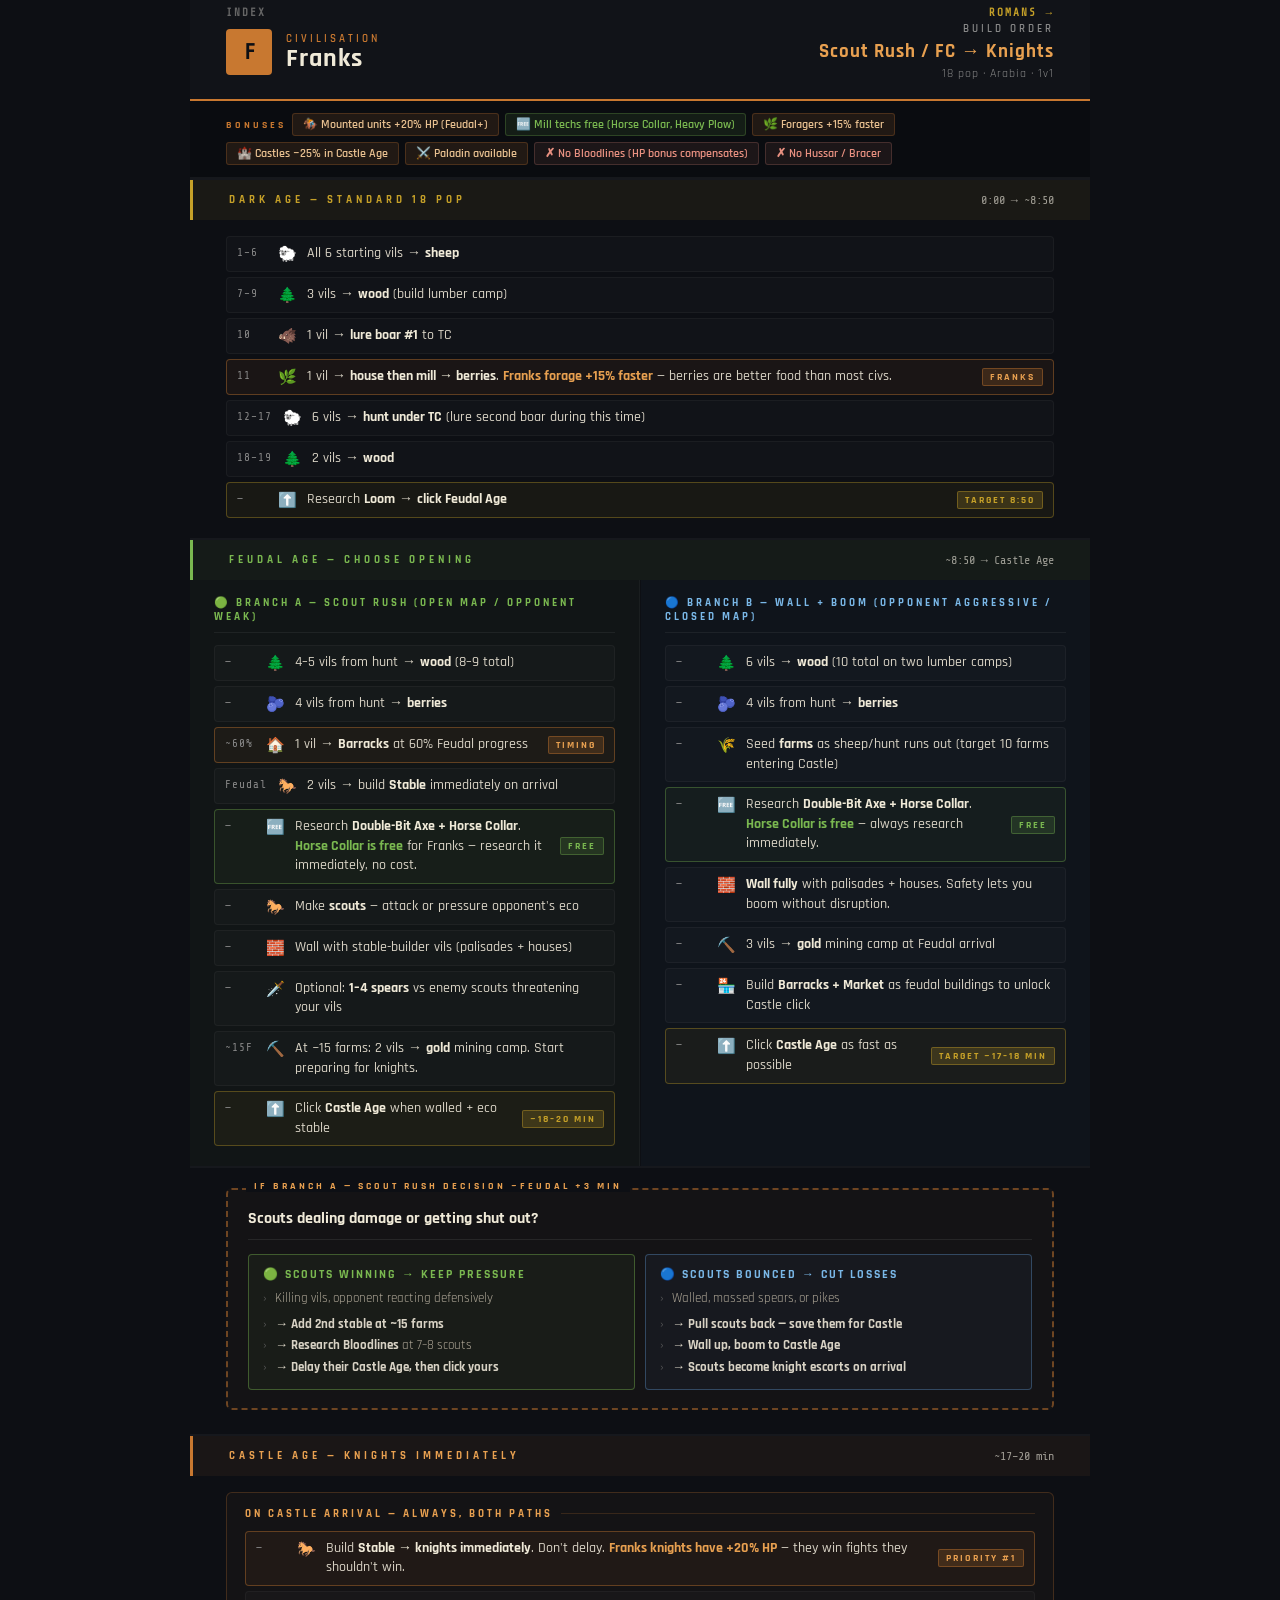
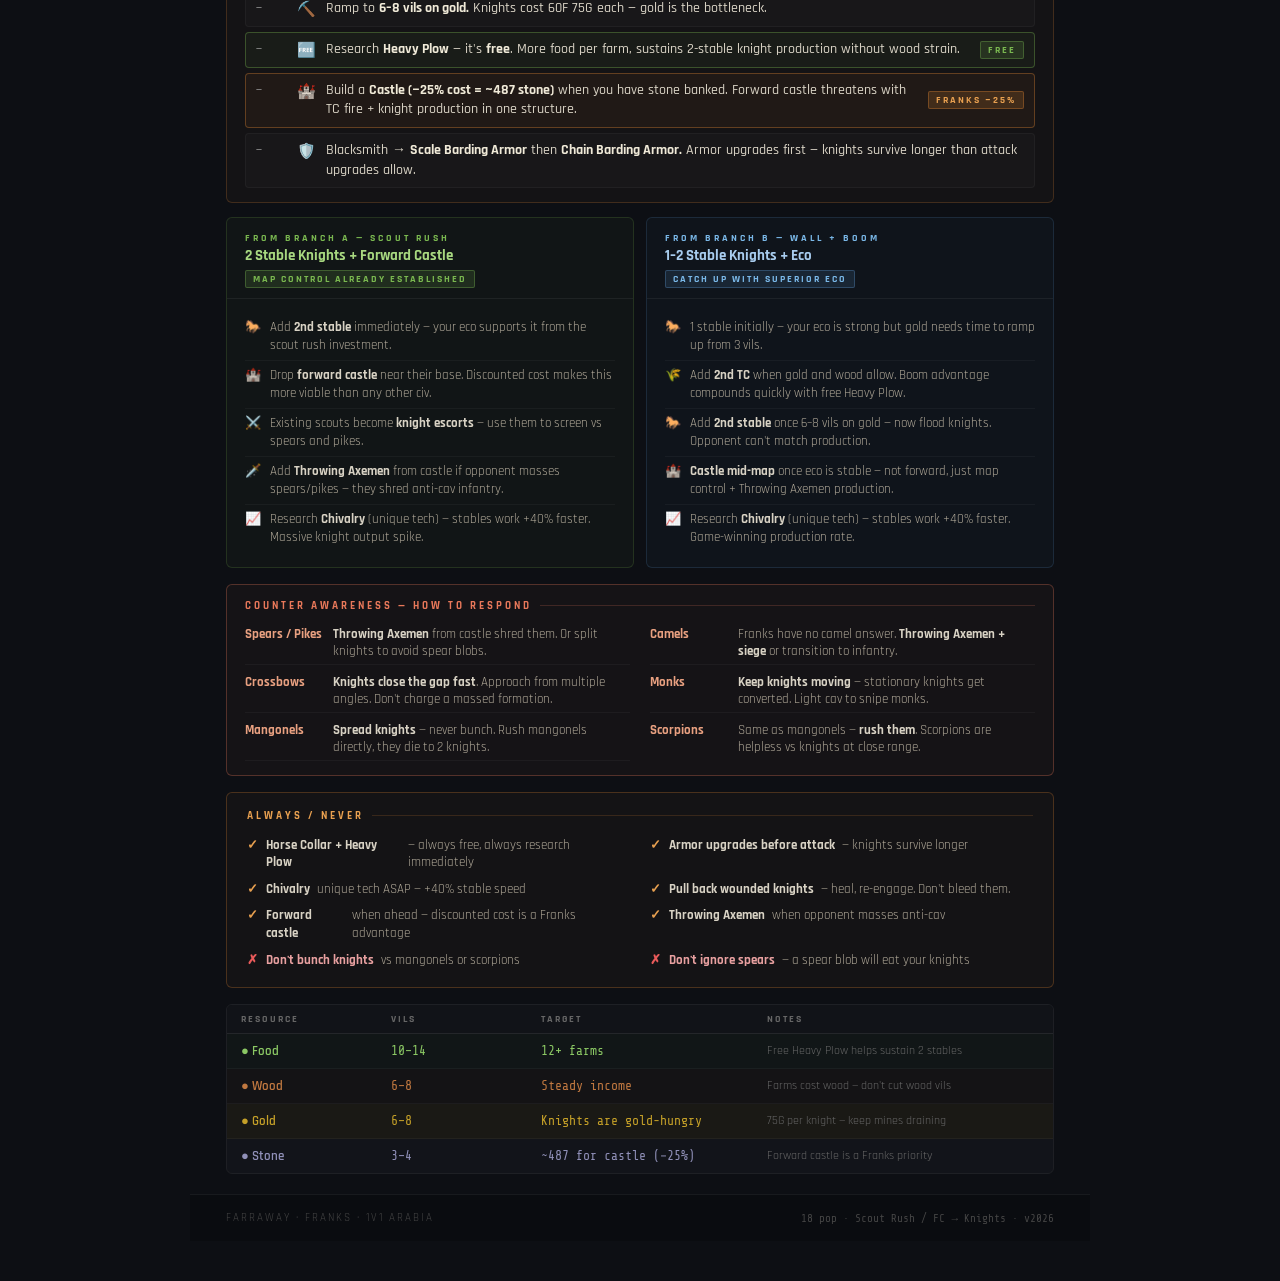
<file: builds/franks-scouts-fast-castle.html>
<!DOCTYPE html>
<html lang="en">
<head>
<meta charset="UTF-8">
<meta name="viewport" content="width=device-width, initial-scale=1.0">
<title>Franks — Scout Rush / FC → Knights</title>
<link rel="preconnect" href="https://fonts.googleapis.com">
<link href="https://fonts.googleapis.com/css2?family=Rajdhani:wght@500;600;700&family=Share+Tech+Mono&display=swap" rel="stylesheet">
<style>
*{box-sizing:border-box;margin:0;padding:0;}
body{background:#0d0f14;color:#e8e4d8;font-family:'Rajdhani',sans-serif;width:100%;max-width:900px;margin:0 auto;padding-bottom:40px;}
.guide{display:flex;flex-direction:column;width:100%;}

.header{background:#111318;border-bottom:2px solid #c87830;padding:22px 36px 18px;display:flex;align-items:center;justify-content:space-between;}
.civ-icon{width:46px;height:46px;background:#c87830;border-radius:4px;display:flex;align-items:center;justify-content:center;font-size:22px;color:#0d0f14;font-weight:700;font-family:'Share Tech Mono',monospace;letter-spacing:-2px;}
.civ-badge{display:flex;align-items:center;gap:14px;}
.civ-label{font-size:11px;color:#c87830;letter-spacing:3px;text-transform:uppercase;font-weight:600;}
.civ-name{font-size:26px;font-weight:700;color:#f0ead8;letter-spacing:1px;line-height:1;}
.build-title{text-align:right;}
.build-label{font-size:11px;color:#888;letter-spacing:3px;text-transform:uppercase;font-weight:600;margin-bottom:3px;}
.build-name{font-size:19px;font-weight:700;color:#e8a050;letter-spacing:1px;}
.build-sub{font-size:12px;color:#888;letter-spacing:1px;margin-top:2px;}

.bonus-bar{display:flex;gap:6px;padding:12px 36px;background:#0a0c10;border-bottom:1px solid rgba(255,255,255,0.05);flex-wrap:wrap;align-items:center;}
.bonus-label{font-size:10px;font-weight:700;letter-spacing:3px;text-transform:uppercase;color:#c87830;min-width:60px;}
.bonus-chip{font-size:12px;font-weight:600;color:#e8c090;padding:3px 10px;border-radius:3px;background:rgba(200,120,48,0.12);border:1px solid rgba(200,120,48,0.25);}
.weakness-chip{font-size:12px;font-weight:600;color:#e89080;padding:3px 10px;border-radius:3px;background:rgba(232,144,128,0.08);border:1px solid rgba(232,144,128,0.2);}
.free-chip{font-size:12px;font-weight:600;color:#7ab850;padding:3px 10px;border-radius:3px;background:rgba(122,184,80,0.1);border:1px solid rgba(122,184,80,0.25);}

.phase-header{display:flex;align-items:center;padding:0 36px;height:40px;border-left:3px solid;}
.phase-label{font-size:11px;font-weight:700;letter-spacing:4px;text-transform:uppercase;}
.phase-time{margin-left:auto;font-family:'Share Tech Mono',monospace;font-size:12px;opacity:.65;}
.phase-content{padding:16px 36px 20px;}

.dark-phase{border-color:#c5a028 !important;background:rgba(197,160,40,0.07);}
.dark-phase .phase-label{color:#c5a028;}
.feudal-phase{border-color:#7ab850 !important;background:rgba(122,184,80,0.07);}
.feudal-phase .phase-label{color:#7ab850;}
.castle-phase{border-color:#c87830 !important;background:rgba(200,120,48,0.07);}
.castle-phase .phase-label{color:#e8a050;}

.step-grid{display:flex;flex-direction:column;gap:5px;}
.step-row{display:flex;align-items:flex-start;gap:10px;padding:7px 10px;border-radius:4px;border:1px solid rgba(255,255,255,0.04);background:rgba(255,255,255,0.02);}
.step-row.key{border-color:rgba(197,160,40,0.35);background:rgba(197,160,40,0.06);}
.step-row.key-frank{border-color:rgba(200,120,48,0.4);background:rgba(200,120,48,0.07);}
.step-row.key-green{border-color:rgba(122,184,80,0.35);background:rgba(122,184,80,0.06);}
.step-row.key-red{border-color:rgba(232,120,90,0.35);background:rgba(232,120,90,0.06);}
.step-row.key-wood{border-color:rgba(192,120,64,0.45);background:rgba(192,120,64,0.07);}
.step-pop{font-family:'Share Tech Mono',monospace;font-size:11px;color:#888;min-width:30px;padding-top:2px;letter-spacing:1px;}
.step-icon{font-size:15px;min-width:20px;text-align:center;padding-top:1px;}
.step-text{flex:1;font-size:14px;font-weight:500;color:#d8d2c4;line-height:1.4;}
.step-text b{color:#f0ead8;font-weight:700;}
.highlight{color:#c5a028;font-weight:700;}
.frank-bonus{color:#e8a050;font-weight:700;}
.green-t{color:#7ab850;font-weight:700;}
.wood-t{color:#c07840;font-weight:700;}
.red-t{color:#e8785a;font-weight:700;}
.step-tag{font-size:10px;font-weight:700;letter-spacing:2px;text-transform:uppercase;padding:2px 7px;border-radius:2px;white-space:nowrap;align-self:center;margin-left:auto;}
.tag-frank{background:rgba(200,120,48,0.2);color:#e8a050;border:1px solid rgba(200,120,48,0.4);}
.tag-key{background:rgba(197,160,40,0.2);color:#c5a028;border:1px solid rgba(197,160,40,0.4);}
.tag-free{background:rgba(122,184,80,0.15);color:#7ab850;border:1px solid rgba(122,184,80,0.35);}
.tag-wood{background:rgba(192,120,64,0.2);color:#c07840;border:1px solid rgba(192,120,64,0.4);}

.eco-bar{display:flex;gap:7px;padding:10px 14px;background:#0a0c10;border:1px solid rgba(255,255,255,0.08);border-radius:4px;margin-bottom:14px;align-items:center;flex-wrap:wrap;}
.eco-label{font-size:11px;letter-spacing:2px;color:#666;text-transform:uppercase;font-weight:600;min-width:52px;}
.eco-chip{display:flex;align-items:center;gap:5px;padding:3px 9px 3px 6px;border-radius:3px;font-family:'Share Tech Mono',monospace;font-size:12px;font-weight:700;}
.eco-dot{width:6px;height:6px;border-radius:50%;}
.eco-food{background:rgba(120,180,80,0.15);color:#8bc864;border:1px solid rgba(120,180,80,0.25);}
.eco-wood{background:rgba(139,90,43,0.2);color:#c07840;border:1px solid rgba(139,90,43,0.3);}
.eco-gold{background:rgba(197,160,40,0.15);color:#c5a028;border:1px solid rgba(197,160,40,0.25);}
.eco-pop{background:rgba(150,120,200,0.15);color:#a890d8;border:1px solid rgba(150,120,200,0.25);}
.eco-food .eco-dot{background:#8bc864;}
.eco-wood .eco-dot{background:#c07840;}
.eco-gold .eco-dot{background:#c5a028;}
.eco-pop .eco-dot{background:#a890d8;}

.phase-sep{height:2px;background:rgba(255,255,255,0.04);}

/* FEUDAL SPLIT */
.feudal-split{display:flex;gap:1px;margin:0;}
.feudal-branch{flex:1;padding:16px 24px 20px;}
.feudal-branch-a{background:rgba(122,184,80,0.04);border-right:1px solid rgba(255,255,255,0.04);}
.feudal-branch-b{background:rgba(90,143,197,0.04);}
.feudal-branch-header{font-size:11px;font-weight:700;letter-spacing:3px;text-transform:uppercase;margin-bottom:12px;padding-bottom:8px;border-bottom:1px solid rgba(255,255,255,0.06);}
.feudal-branch-a .feudal-branch-header{color:#7ab850;}
.feudal-branch-b .feudal-branch-header{color:#7ab8e8;}

/* BRANCH DECISION */
.branch-box{margin:20px 36px;border:2px dashed rgba(200,120,48,0.5);border-radius:6px;padding:18px 20px;background:rgba(200,120,48,0.04);position:relative;}
.branch-label{position:absolute;top:-10px;left:18px;background:#0d0f14;padding:0 8px;font-size:10px;font-weight:700;letter-spacing:3px;text-transform:uppercase;color:#e8a050;}
.branch-question{font-size:16px;font-weight:700;color:#f0ead8;margin-bottom:14px;padding-bottom:10px;border-bottom:1px solid rgba(255,255,255,0.08);}
.branch-options{display:flex;gap:10px;}
.branch-option{flex:1;border-radius:4px;padding:12px 14px;border:1px solid;}
.branch-option.green{border-color:rgba(122,184,80,0.4);background:rgba(122,184,80,0.06);}
.branch-option.blue{border-color:rgba(90,143,197,0.4);background:rgba(90,143,197,0.06);}
.branch-title{font-size:12px;font-weight:700;letter-spacing:2px;text-transform:uppercase;margin-bottom:8px;}
.branch-option.green .branch-title{color:#7ab850;}
.branch-option.blue .branch-title{color:#7ab8e8;}
.branch-items{list-style:none;display:flex;flex-direction:column;gap:4px;}
.branch-items li{font-size:13px;color:#b0a898;padding-left:12px;position:relative;line-height:1.35;}
.branch-items li::before{content:'›';position:absolute;left:0;color:#666;}
.branch-items li b{color:#d8d2c4;font-weight:700;}

/* CASTLE AGE */
.castle-content{padding:16px 36px 0;}
.castle-shared{border:1px solid rgba(200,120,48,0.25);border-radius:6px;padding:14px 18px;background:rgba(200,120,48,0.04);margin-bottom:14px;}
.castle-shared-title{font-size:11px;font-weight:700;letter-spacing:3px;text-transform:uppercase;color:#e8a050;margin-bottom:10px;display:flex;align-items:center;gap:8px;}
.castle-shared-title::after{content:'';flex:1;height:1px;background:rgba(200,120,48,0.2);}

.castle-paths{display:flex;gap:12px;margin-bottom:0;}
.castle-path{flex:1;border-radius:6px;overflow:hidden;}
.path-header{padding:14px 18px 10px;border-bottom:1px solid rgba(255,255,255,0.06);}
.path-num{font-size:10px;font-weight:700;letter-spacing:3px;text-transform:uppercase;margin-bottom:3px;}
.path-name{font-size:15px;font-weight:700;line-height:1.2;}
.path-tag{display:inline-block;font-size:10px;font-weight:700;letter-spacing:2px;text-transform:uppercase;padding:2px 7px;border-radius:2px;margin-top:5px;}
.path-content{padding:14px 18px;}
.path-a{background:rgba(122,184,80,0.04);border:1px solid rgba(122,184,80,0.18);}
.path-a .path-num{color:#7ab850;}
.path-a .path-name{color:#a8d880;}
.path-a .path-tag{background:rgba(122,184,80,0.15);color:#7ab850;border:1px solid rgba(122,184,80,0.35);}
.path-b{background:rgba(90,143,197,0.04);border:1px solid rgba(90,143,197,0.18);}
.path-b .path-num{color:#7ab8e8;}
.path-b .path-name{color:#a8ccee;}
.path-b .path-tag{background:rgba(90,143,197,0.15);color:#7ab8e8;border:1px solid rgba(90,143,197,0.35);}
.path-step{display:flex;align-items:flex-start;gap:9px;padding:6px 0;border-bottom:1px solid rgba(255,255,255,0.04);font-size:13px;color:#b0a898;line-height:1.35;}
.path-step:last-child{border-bottom:none;}
.path-step-icon{min-width:16px;text-align:center;font-size:13px;}
.path-step b{color:#d8d2c4;font-weight:700;}
.frank-b{color:#e8a050;font-weight:700;}
.warn-b{color:#e8785a;font-weight:700;}

/* COUNTER SECTION */
.counter-block{margin:16px 36px 0;border:1px solid rgba(232,120,90,0.3);border-radius:6px;padding:14px 18px;background:rgba(232,120,90,0.04);}
.counter-title{font-size:11px;font-weight:700;letter-spacing:3px;text-transform:uppercase;color:#e8785a;margin-bottom:10px;display:flex;align-items:center;gap:8px;}
.counter-title::after{content:'';flex:1;height:1px;background:rgba(232,120,90,0.2);}
.counter-grid{display:grid;grid-template-columns:1fr 1fr;gap:6px 20px;}
.counter-item{display:flex;align-items:flex-start;gap:8px;font-size:13px;color:#b0a898;line-height:1.35;padding:3px 0;border-bottom:1px solid rgba(255,255,255,0.04);}
.counter-item:last-child{border-bottom:none;}
.counter-threat{font-weight:700;color:#e8a080;min-width:80px;}
.counter-answer{color:#b0a898;}
.counter-answer b{color:#d8d2c4;}

.always-block{margin:16px 36px 0;border:1px solid rgba(200,120,48,0.3);border-radius:6px;padding:16px 20px;background:rgba(200,120,48,0.04);}
.always-title{font-size:11px;font-weight:700;letter-spacing:3px;text-transform:uppercase;color:#e8a050;margin-bottom:12px;display:flex;align-items:center;gap:8px;}
.always-title::after{content:'';flex:1;height:1px;background:rgba(200,120,48,0.2);}
.always-grid{display:grid;grid-template-columns:1fr 1fr;gap:5px 20px;}
.always-item{display:flex;align-items:flex-start;gap:7px;font-size:13px;color:#b0a898;line-height:1.35;padding:2px 0;}
.always-item::before{content:'✓';color:#e8a050;font-weight:700;min-width:12px;}
.always-item b{color:#d8d2c4;}
.never-item::before{content:'✗';color:#e85a5a;}
.never-item b{color:#e8a0a0;}

.res-table{margin:16px 36px 0;border:1px solid rgba(255,255,255,0.07);border-radius:6px;overflow:hidden;}
.res-table-header{display:grid;grid-template-columns:1fr 1fr 1.5fr 2fr;background:#111318;border-bottom:1px solid rgba(255,255,255,0.08);}
.res-col-head{padding:8px 14px;font-size:10px;font-weight:700;letter-spacing:2px;text-transform:uppercase;color:#666;}
.res-row{display:grid;grid-template-columns:1fr 1fr 1.5fr 2fr;border-bottom:1px solid rgba(255,255,255,0.04);}
.res-row:last-child{border-bottom:none;}
.res-cell{padding:9px 14px;font-size:13px;color:#b0a898;font-family:'Share Tech Mono',monospace;}
.res-cell.res-label{color:#888;font-family:'Rajdhani',sans-serif;font-weight:600;}
.res-cell.note{font-family:'Rajdhani',sans-serif;font-size:12px;color:#666;}
.f{color:#8bc864;}.w{color:#c07840;}.g{color:#c5a028;}.s{color:#9090b8;}

.footer{padding:16px 36px;border-top:1px solid rgba(255,255,255,0.06);display:flex;justify-content:space-between;align-items:center;background:#0a0c10;margin-top:20px;}
.footer-left{font-size:11px;color:#444;letter-spacing:2px;text-transform:uppercase;}
.footer-right{font-size:11px;color:#444;font-family:'Share Tech Mono',monospace;}
.page-nav{position:absolute;top:0;left:50%;transform:translateX(-50%);width:100%;max-width:900px;display:grid;grid-template-columns:1fr 1fr;align-items:center;padding:6px 36px;z-index:10;}
.nav-link{font-size:11px;font-weight:700;letter-spacing:2px;text-transform:uppercase;color:#666;text-decoration:none;font-family:'Share Tech Mono',monospace;}
.nav-link:hover{color:#c5a028;}
.nav-right{text-align:right;}
</style>
</head>
<body>
<nav class="page-nav">
  <a class="nav-link" href="index.html">Index</a>
  <a class="nav-link nav-right" style="color:#c5a028;" href="romans-maa-guide.html">Romans →</a>
</nav>
<div class="guide">

<!-- HEADER -->
<div class="header">
  <div class="civ-badge">
    <div class="civ-icon">F</div>
    <div>
      <div class="civ-label">Civilisation</div>
      <div class="civ-name">Franks</div>
    </div>
  </div>
  <div class="build-title">
    <div class="build-label">Build Order</div>
    <div class="build-name">Scout Rush / FC → Knights</div>
    <div class="build-sub">18 pop · Arabia · 1v1</div>
  </div>
</div>

<!-- BONUS BANNER -->
<div class="bonus-bar">
  <div class="bonus-label">Bonuses</div>
  <div class="bonus-chip">🏇 Mounted units +20% HP (Feudal+)</div>
  <div class="free-chip">🆓 Mill techs free (Horse Collar, Heavy Plow)</div>
  <div class="bonus-chip">🌿 Foragers +15% faster</div>
  <div class="bonus-chip">🏰 Castles −25% in Castle Age</div>
  <div class="bonus-chip">⚔️ Paladin available</div>
  <div class="weakness-chip">✗ No Bloodlines (HP bonus compensates)</div>
  <div class="weakness-chip">✗ No Hussar / Bracer</div>
</div>

<!-- DARK AGE -->
<div class="phase-sep"></div>
<div class="phase-header dark-phase">
  <div class="phase-label">Dark Age — Standard 18 Pop</div>
  <div class="phase-time">0:00 → ~8:50</div>
</div>
<div class="phase-content">
  <div class="step-grid">
    <div class="step-row">
      <div class="step-pop">1–6</div><div class="step-icon">🐑</div>
      <div class="step-text">All 6 starting vils → <b>sheep</b></div>
    </div>
    <div class="step-row">
      <div class="step-pop">7–9</div><div class="step-icon">🌲</div>
      <div class="step-text">3 vils → <b>wood</b> (build lumber camp)</div>
    </div>
    <div class="step-row">
      <div class="step-pop">10</div><div class="step-icon">🐗</div>
      <div class="step-text">1 vil → <b>lure boar #1</b> to TC</div>
    </div>
    <div class="step-row key-frank">
      <div class="step-pop">11</div><div class="step-icon">🌿</div>
      <div class="step-text">1 vil → <b>house then mill → berries</b>. <span class="frank-bonus">Franks forage +15% faster</span> — berries are better food than most civs.</div>
      <div class="step-tag tag-frank">Franks</div>
    </div>
    <div class="step-row">
      <div class="step-pop">12–17</div><div class="step-icon">🐑</div>
      <div class="step-text">6 vils → <b>hunt under TC</b> (lure second boar during this time)</div>
    </div>
    <div class="step-row">
      <div class="step-pop">18–19</div><div class="step-icon">🌲</div>
      <div class="step-text">2 vils → <b>wood</b></div>
    </div>
    <div class="step-row key">
      <div class="step-pop">—</div><div class="step-icon">⬆️</div>
      <div class="step-text">Research <b class="highlight">Loom</b> → <b class="highlight">click Feudal Age</b></div>
      <div class="step-tag tag-key">Target 8:50</div>
    </div>
  </div>
</div>

<div class="phase-sep"></div>

<!-- FEUDAL BRANCH HEADER -->
<div class="phase-header feudal-phase">
  <div class="phase-label">Feudal Age — Choose Opening</div>
  <div class="phase-time">~8:50 → Castle Age</div>
</div>

<!-- FEUDAL SPLIT -->
<div class="feudal-split">
  <div class="feudal-branch feudal-branch-a">
    <div class="feudal-branch-header">🟢 Branch A — Scout Rush (open map / opponent weak)</div>
    <div class="step-grid">
      <div class="step-row">
        <div class="step-pop">—</div><div class="step-icon">🌲</div>
        <div class="step-text">4–5 vils from hunt → <b>wood</b> (8–9 total)</div>
      </div>
      <div class="step-row">
        <div class="step-pop">—</div><div class="step-icon">🫐</div>
        <div class="step-text">4 vils from hunt → <b>berries</b></div>
      </div>
      <div class="step-row key-frank">
        <div class="step-pop">~60%</div><div class="step-icon">🏠</div>
        <div class="step-text">1 vil → <b>Barracks</b> at 60% Feudal progress</div>
        <div class="step-tag tag-frank">Timing</div>
      </div>
      <div class="step-row">
        <div class="step-pop">Feudal</div><div class="step-icon">🐎</div>
        <div class="step-text">2 vils → build <b>Stable</b> immediately on arrival</div>
      </div>
      <div class="step-row key-green">
        <div class="step-pop">—</div><div class="step-icon">🆓</div>
        <div class="step-text">Research <b class="green-t">Double-Bit Axe + Horse Collar</b>. <span class="green-t">Horse Collar is free</span> for Franks — research it immediately, no cost.</div>
        <div class="step-tag tag-free">Free</div>
      </div>
      <div class="step-row">
        <div class="step-pop">—</div><div class="step-icon">🐎</div>
        <div class="step-text">Make <b>scouts</b> — attack or pressure opponent's eco</div>
      </div>
      <div class="step-row">
        <div class="step-pop">—</div><div class="step-icon">🧱</div>
        <div class="step-text">Wall with stable-builder vils (palisades + houses)</div>
      </div>
      <div class="step-row">
        <div class="step-pop">—</div><div class="step-icon">🗡️</div>
        <div class="step-text">Optional: <b>1–4 spears</b> vs enemy scouts threatening your vils</div>
      </div>
      <div class="step-row">
        <div class="step-pop">~15F</div><div class="step-icon">⛏️</div>
        <div class="step-text">At ~15 farms: 2 vils → <b>gold</b> mining camp. Start preparing for knights.</div>
      </div>
      <div class="step-row key">
        <div class="step-pop">—</div><div class="step-icon">⬆️</div>
        <div class="step-text">Click <b class="highlight">Castle Age</b> when walled + eco stable</div>
        <div class="step-tag tag-key">~18–20 min</div>
      </div>
    </div>
  </div>

  <div class="feudal-branch feudal-branch-b">
    <div class="feudal-branch-header">🔵 Branch B — Wall + Boom (opponent aggressive / closed map)</div>
    <div class="step-grid">
      <div class="step-row">
        <div class="step-pop">—</div><div class="step-icon">🌲</div>
        <div class="step-text">6 vils → <b>wood</b> (10 total on two lumber camps)</div>
      </div>
      <div class="step-row">
        <div class="step-pop">—</div><div class="step-icon">🫐</div>
        <div class="step-text">4 vils from hunt → <b>berries</b></div>
      </div>
      <div class="step-row">
        <div class="step-pop">—</div><div class="step-icon">🌾</div>
        <div class="step-text">Seed <b>farms</b> as sheep/hunt runs out (target 10 farms entering Castle)</div>
      </div>
      <div class="step-row key-green">
        <div class="step-pop">—</div><div class="step-icon">🆓</div>
        <div class="step-text">Research <b class="green-t">Double-Bit Axe + Horse Collar</b>. <span class="green-t">Horse Collar is free</span> — always research immediately.</div>
        <div class="step-tag tag-free">Free</div>
      </div>
      <div class="step-row">
        <div class="step-pop">—</div><div class="step-icon">🧱</div>
        <div class="step-text"><b>Wall fully</b> with palisades + houses. Safety lets you boom without disruption.</div>
      </div>
      <div class="step-row">
        <div class="step-pop">—</div><div class="step-icon">⛏️</div>
        <div class="step-text">3 vils → <b>gold</b> mining camp at Feudal arrival</div>
      </div>
      <div class="step-row">
        <div class="step-pop">—</div><div class="step-icon">🏪</div>
        <div class="step-text">Build <b>Barracks + Market</b> as feudal buildings to unlock Castle click</div>
      </div>
      <div class="step-row key">
        <div class="step-pop">—</div><div class="step-icon">⬆️</div>
        <div class="step-text">Click <b class="highlight">Castle Age</b> as fast as possible</div>
        <div class="step-tag tag-key">Target ~17–18 min</div>
      </div>
    </div>
  </div>
</div>

<div class="phase-sep"></div>

<!-- SCOUT BRANCH DECISION -->
<div class="branch-box">
  <div class="branch-label">If Branch A — Scout Rush decision ~Feudal +3 min</div>
  <div class="branch-question">Scouts dealing damage or getting shut out?</div>
  <div class="branch-options">
    <div class="branch-option green">
      <div class="branch-title">🟢 Scouts winning → keep pressure</div>
      <ul class="branch-items">
        <li>Killing vils, opponent reacting defensively</li>
        <li style="margin-top:4px;color:#7ab850;"><b>→ Add 2nd stable at ~15 farms</b></li>
        <li><b>→ Research Bloodlines</b> at 7–8 scouts</li>
        <li><b>→ Delay their Castle Age, then click yours</b></li>
      </ul>
    </div>
    <div class="branch-option blue">
      <div class="branch-title">🔵 Scouts bounced → cut losses</div>
      <ul class="branch-items">
        <li>Walled, massed spears, or pikes</li>
        <li style="margin-top:4px;color:#7ab8e8;"><b>→ Pull scouts back — save them for Castle</b></li>
        <li><b>→ Wall up, boom to Castle Age</b></li>
        <li><b>→ Scouts become knight escorts on arrival</b></li>
      </ul>
    </div>
  </div>
</div>

<div class="phase-sep" style="margin-top:4px;"></div>

<!-- CASTLE AGE -->
<div class="phase-header castle-phase">
  <div class="phase-label">Castle Age — Knights Immediately</div>
  <div class="phase-time">~17–20 min</div>
</div>

<div class="castle-content">
  <!-- SHARED -->
  <div class="castle-shared">
    <div class="castle-shared-title">On Castle arrival — always, both paths</div>
    <div class="step-grid">
      <div class="step-row key-frank">
        <div class="step-pop">—</div><div class="step-icon">🐎</div>
        <div class="step-text">Build <b>Stable → knights immediately</b>. Don't delay. <span class="frank-bonus">Franks knights have +20% HP</span> — they win fights they shouldn't win.</div>
        <div class="step-tag tag-frank">Priority #1</div>
      </div>
      <div class="step-row">
        <div class="step-pop">—</div><div class="step-icon">⛏️</div>
        <div class="step-text">Ramp to <b>6–8 vils on gold.</b> Knights cost 60F 75G each — gold is the bottleneck.</div>
      </div>
      <div class="step-row key-green">
        <div class="step-pop">—</div><div class="step-icon">🆓</div>
        <div class="step-text">Research <b class="green-t">Heavy Plow</b> — it's <b class="green-t">free</b>. More food per farm, sustains 2-stable knight production without wood strain.</div>
        <div class="step-tag tag-free">Free</div>
      </div>
      <div class="step-row key-frank">
        <div class="step-pop">—</div><div class="step-icon">🏰</div>
        <div class="step-text">Build a <b>Castle (−25% cost = ~487 stone)</b> when you have stone banked. Forward castle threatens with TC fire + knight production in one structure.</div>
        <div class="step-tag tag-frank">Franks −25%</div>
      </div>
      <div class="step-row">
        <div class="step-pop">—</div><div class="step-icon">🛡️</div>
        <div class="step-text">Blacksmith → <b>Scale Barding Armor</b> then <b>Chain Barding Armor.</b> Armor upgrades first — knights survive longer than attack upgrades allow.</div>
      </div>
    </div>
  </div>

  <!-- CASTLE PATHS -->
  <div class="castle-paths">
    <div class="castle-path path-a">
      <div class="path-header">
        <div class="path-num">From Branch A — Scout Rush</div>
        <div class="path-name">2 Stable Knights + Forward Castle</div>
        <div class="path-tag">Map control already established</div>
      </div>
      <div class="path-content">
        <div class="path-step"><div class="path-step-icon">🐎</div><div>Add <b>2nd stable</b> immediately — your eco supports it from the scout rush investment.</div></div>
        <div class="path-step"><div class="path-step-icon">🏰</div><div>Drop <b>forward castle</b> near their base. Discounted cost makes this more viable than any other civ.</div></div>
        <div class="path-step"><div class="path-step-icon">⚔️</div><div>Existing scouts become <b>knight escorts</b> — use them to screen vs spears and pikes.</div></div>
        <div class="path-step"><div class="path-step-icon">🗡️</div><div>Add <b>Throwing Axemen</b> from castle if opponent masses spears/pikes — they shred anti-cav infantry.</div></div>
        <div class="path-step"><div class="path-step-icon">📈</div><div>Research <b>Chivalry</b> (unique tech) — stables work +40% faster. Massive knight output spike.</div></div>
      </div>
    </div>
    <div class="castle-path path-b">
      <div class="path-header">
        <div class="path-num">From Branch B — Wall + Boom</div>
        <div class="path-name">1–2 Stable Knights + Eco</div>
        <div class="path-tag">Catch up with superior eco</div>
      </div>
      <div class="path-content">
        <div class="path-step"><div class="path-step-icon">🐎</div><div>1 stable initially — your eco is strong but gold needs time to ramp up from 3 vils.</div></div>
        <div class="path-step"><div class="path-step-icon">🌾</div><div>Add <b>2nd TC</b> when gold and wood allow. Boom advantage compounds quickly with free Heavy Plow.</div></div>
        <div class="path-step"><div class="path-step-icon">🐎</div><div>Add <b>2nd stable</b> once 6–8 vils on gold — now flood knights. Opponent can't match production.</div></div>
        <div class="path-step"><div class="path-step-icon">🏰</div><div><b>Castle mid-map</b> once eco is stable — not forward, just map control + Throwing Axemen production.</div></div>
        <div class="path-step"><div class="path-step-icon">📈</div><div>Research <b>Chivalry</b> (unique tech) — stables work +40% faster. Game-winning production rate.</div></div>
      </div>
    </div>
  </div>
</div>

<!-- COUNTER AWARENESS -->
<div class="counter-block">
  <div class="counter-title">Counter awareness — how to respond</div>
  <div class="counter-grid">
    <div class="counter-item"><span class="counter-threat">Spears / Pikes</span><span class="counter-answer"><b>Throwing Axemen</b> from castle shred them. Or split knights to avoid spear blobs.</span></div>
    <div class="counter-item"><span class="counter-threat">Camels</span><span class="counter-answer">Franks have no camel answer. <b>Throwing Axemen + siege</b> or transition to infantry.</span></div>
    <div class="counter-item"><span class="counter-threat">Crossbows</span><span class="counter-answer"><b>Knights close the gap fast</b>. Approach from multiple angles. Don't charge a massed formation.</span></div>
    <div class="counter-item"><span class="counter-threat">Monks</span><span class="counter-answer"><b>Keep knights moving</b> — stationary knights get converted. Light cav to snipe monks.</span></div>
    <div class="counter-item"><span class="counter-threat">Mangonels</span><span class="counter-answer"><b>Spread knights</b> — never bunch. Rush mangonels directly, they die to 2 knights.</span></div>
    <div class="counter-item"><span class="counter-threat">Scorpions</span><span class="counter-answer">Same as mangonels — <b>rush them</b>. Scorpions are helpless vs knights at close range.</span></div>
  </div>
</div>

<!-- ALWAYS -->
<div class="always-block">
  <div class="always-title">Always / Never</div>
  <div class="always-grid">
    <div class="always-item"><b>Horse Collar + Heavy Plow</b> — always free, always research immediately</div>
    <div class="always-item"><b>Armor upgrades before attack</b> — knights survive longer</div>
    <div class="always-item"><b>Chivalry</b> unique tech ASAP — +40% stable speed</div>
    <div class="always-item"><b>Pull back wounded knights</b> — heal, re-engage. Don't bleed them.</div>
    <div class="always-item"><b>Forward castle</b> when ahead — discounted cost is a Franks advantage</div>
    <div class="always-item"><b>Throwing Axemen</b> when opponent masses anti-cav</div>
    <div class="always-item never-item"><b>Don't bunch knights</b> vs mangonels or scorpions</div>
    <div class="always-item never-item"><b>Don't ignore spears</b> — a spear blob will eat your knights</div>
  </div>
</div>

<!-- RES TABLE -->
<div class="res-table">
  <div class="res-table-header">
    <div class="res-col-head">Resource</div>
    <div class="res-col-head">Vils</div>
    <div class="res-col-head">Target</div>
    <div class="res-col-head">Notes</div>
  </div>
  <div class="res-row" style="background:rgba(139,200,100,0.04);">
    <div class="res-cell res-label"><span class="f">● Food</span></div>
    <div class="res-cell"><span class="f">10–14</span></div>
    <div class="res-cell"><span class="f">12+ farms</span></div>
    <div class="res-cell note">Free Heavy Plow helps sustain 2 stables</div>
  </div>
  <div class="res-row" style="background:rgba(192,120,64,0.04);">
    <div class="res-cell res-label"><span class="w">● Wood</span></div>
    <div class="res-cell"><span class="w">6–8</span></div>
    <div class="res-cell"><span class="w">Steady income</span></div>
    <div class="res-cell note">Farms cost wood — don't cut wood vils</div>
  </div>
  <div class="res-row" style="background:rgba(197,160,40,0.07);">
    <div class="res-cell res-label"><span class="g">● Gold</span></div>
    <div class="res-cell"><span class="g">6–8</span></div>
    <div class="res-cell"><span class="g">Knights are gold-hungry</span></div>
    <div class="res-cell note">75G per knight — keep mines draining</div>
  </div>
  <div class="res-row" style="background:rgba(144,144,184,0.04);">
    <div class="res-cell res-label"><span class="s">● Stone</span></div>
    <div class="res-cell"><span class="s">3–4</span></div>
    <div class="res-cell"><span class="s">~487 for castle (−25%)</span></div>
    <div class="res-cell note">Forward castle is a Franks priority</div>
  </div>
</div>

<!-- FOOTER -->
<div class="footer">
  <div class="footer-left">Farraway · Franks · 1v1 Arabia</div>
  <div class="footer-right">18 pop · Scout Rush / FC → Knights · v2026</div>
</div>

</div>
</body>
</html>
</file>
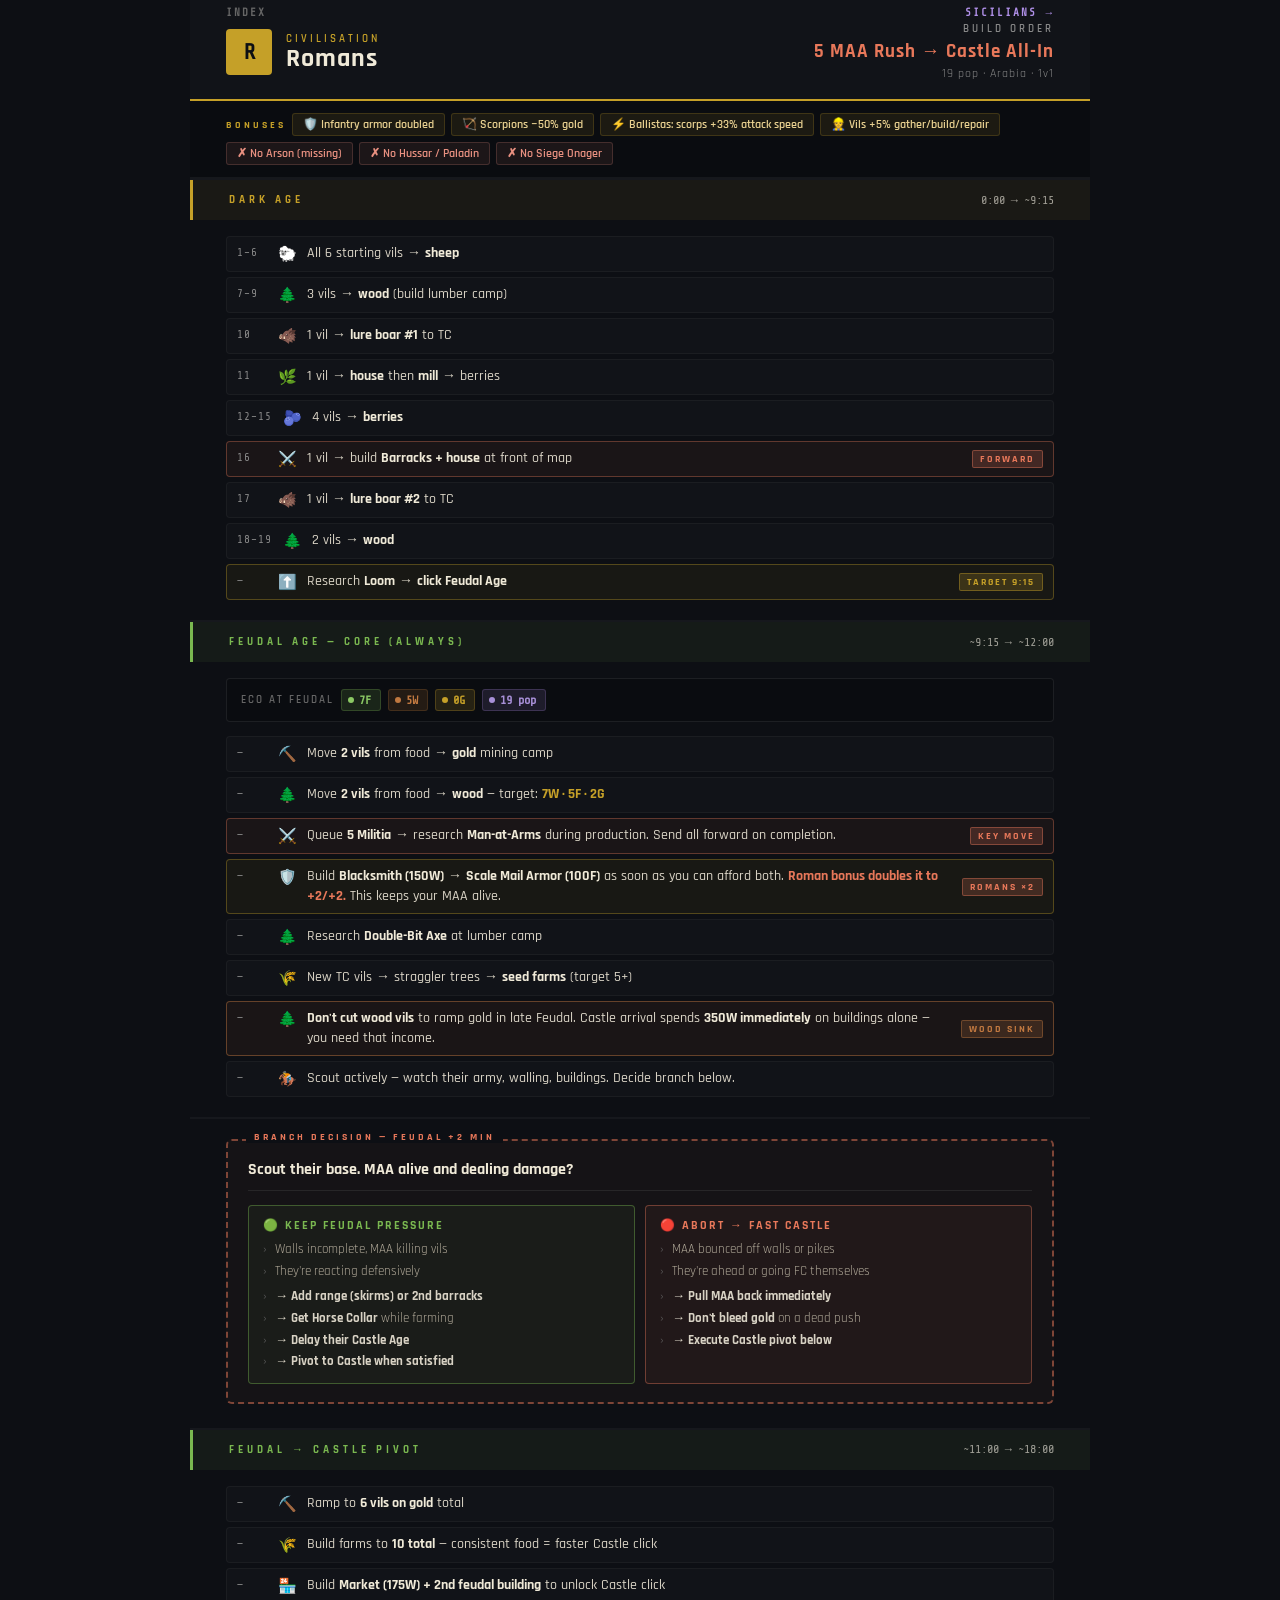
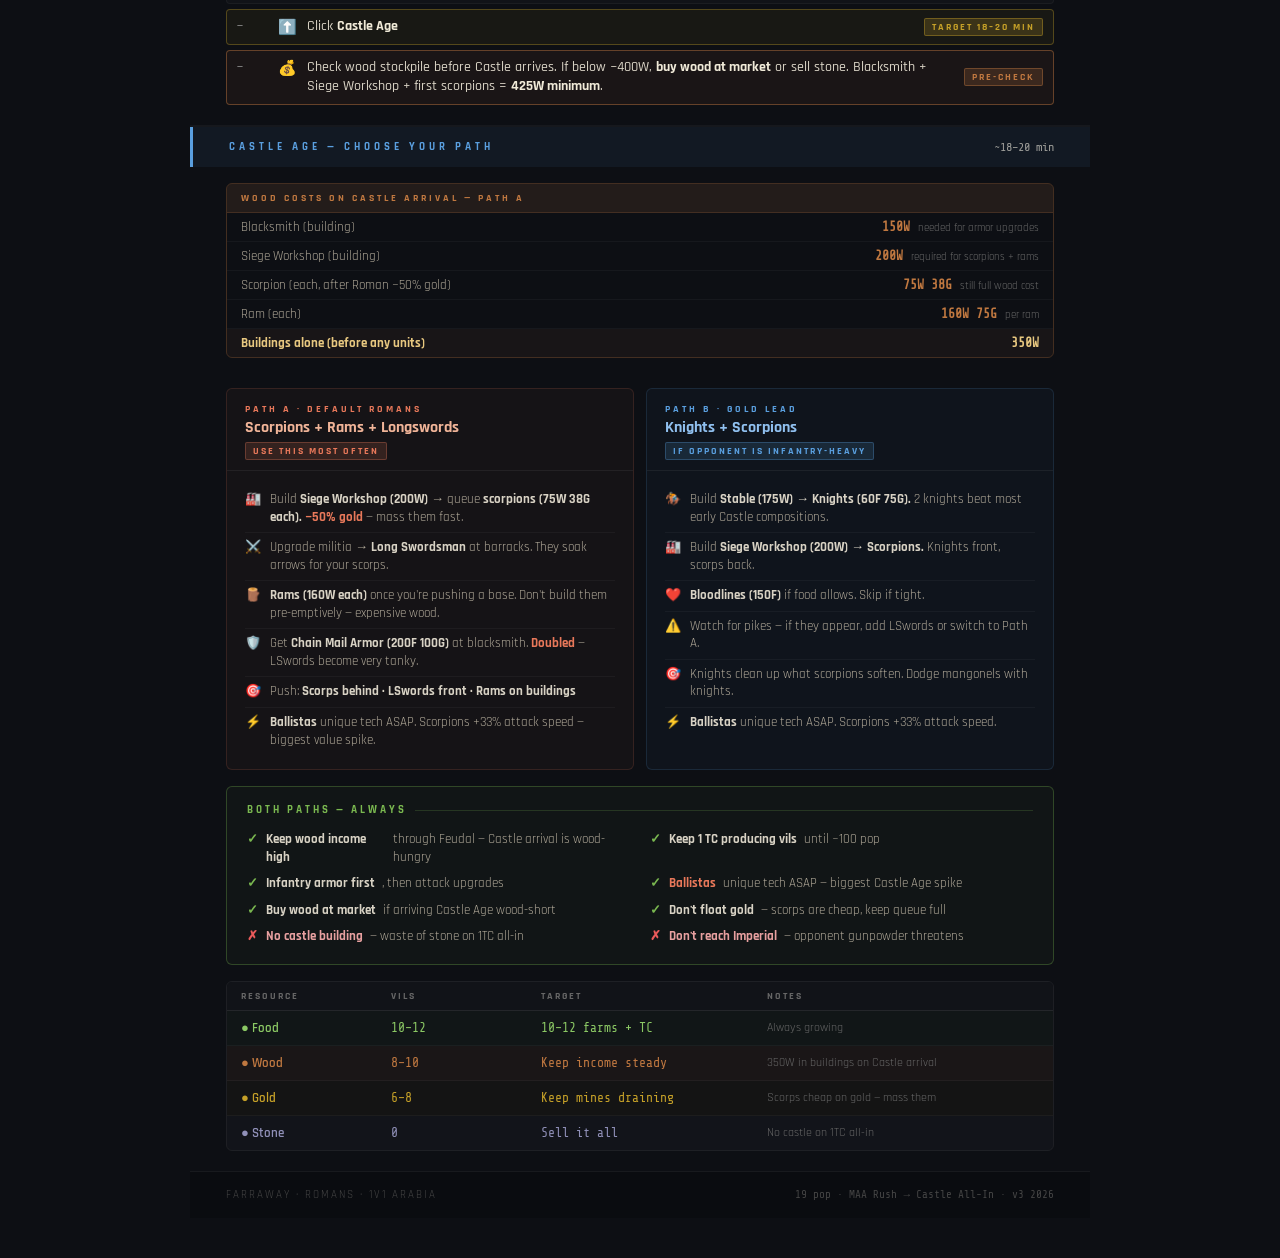
<file: builds/romans-maa-guide.html>
<!DOCTYPE html>
<html lang="en">
<head>
<meta charset="UTF-8">
<meta name="viewport" content="width=device-width, initial-scale=1.0">
<title>Romans — 5 MAA Rush → Castle All-In</title>
<link rel="preconnect" href="https://fonts.googleapis.com">
<link href="https://fonts.googleapis.com/css2?family=Rajdhani:wght@500;600;700&family=Share+Tech+Mono&display=swap" rel="stylesheet">
<style>
*{box-sizing:border-box;margin:0;padding:0;}
body{background:#0d0f14;color:#e8e4d8;font-family:'Rajdhani',sans-serif;width:100%;max-width:900px;margin:0 auto;padding-bottom:40px;}
.guide{display:flex;flex-direction:column;width:100%;}

.header{background:#111318;border-bottom:2px solid #c5a028;padding:22px 36px 18px;display:flex;align-items:center;justify-content:space-between;}
.civ-icon{width:46px;height:46px;background:#c5a028;border-radius:4px;display:flex;align-items:center;justify-content:center;font-size:22px;color:#0d0f14;font-weight:700;font-family:'Share Tech Mono',monospace;letter-spacing:-2px;}
.civ-badge{display:flex;align-items:center;gap:14px;}
.civ-label{font-size:11px;color:#c5a028;letter-spacing:3px;text-transform:uppercase;font-weight:600;}
.civ-name{font-size:26px;font-weight:700;color:#f0ead8;letter-spacing:1px;line-height:1;}
.build-title{text-align:right;}
.build-label{font-size:11px;color:#888;letter-spacing:3px;text-transform:uppercase;font-weight:600;margin-bottom:3px;}
.build-name{font-size:19px;font-weight:700;color:#e8785a;letter-spacing:1px;}
.build-sub{font-size:12px;color:#888;letter-spacing:1px;margin-top:2px;}

.bonus-bar{display:flex;gap:6px;padding:12px 36px;background:#0a0c10;border-bottom:1px solid rgba(255,255,255,0.05);flex-wrap:wrap;align-items:center;}
.bonus-label{font-size:10px;font-weight:700;letter-spacing:3px;text-transform:uppercase;color:#c5a028;min-width:60px;}
.bonus-chip{font-size:12px;font-weight:600;color:#e8d090;padding:3px 10px;border-radius:3px;background:rgba(197,160,40,0.1);border:1px solid rgba(197,160,40,0.2);}
.weakness-chip{font-size:12px;font-weight:600;color:#e89080;padding:3px 10px;border-radius:3px;background:rgba(232,144,128,0.08);border:1px solid rgba(232,144,128,0.2);}

.phase-header{display:flex;align-items:center;padding:0 36px;height:40px;border-left:3px solid;}
.phase-label{font-size:11px;font-weight:700;letter-spacing:4px;text-transform:uppercase;}
.phase-time{margin-left:auto;font-family:'Share Tech Mono',monospace;font-size:12px;opacity:.65;}
.phase-content{padding:16px 36px 20px;}

.dark-phase{border-color:#c5a028 !important;background:rgba(197,160,40,0.07);}
.dark-phase .phase-label{color:#c5a028;}
.feudal-phase{border-color:#7ab850 !important;background:rgba(122,184,80,0.07);}
.feudal-phase .phase-label{color:#7ab850;}
.castle-phase{border-color:#5a9fdf !important;background:rgba(90,159,223,0.07);}
.castle-phase .phase-label{color:#5a9fdf;}

.step-grid{display:flex;flex-direction:column;gap:5px;}
.step-row{display:flex;align-items:flex-start;gap:10px;padding:7px 10px;border-radius:4px;border:1px solid rgba(255,255,255,0.04);background:rgba(255,255,255,0.02);}
.step-row.key{border-color:rgba(197,160,40,0.35);background:rgba(197,160,40,0.06);}
.step-row.key-red{border-color:rgba(232,120,90,0.35);background:rgba(232,120,90,0.06);}
.step-row.key-blue{border-color:rgba(90,159,223,0.35);background:rgba(90,159,223,0.06);}
.step-row.key-green{border-color:rgba(122,184,80,0.35);background:rgba(122,184,80,0.06);}
.step-row.key-wood{border-color:rgba(192,120,64,0.45);background:rgba(192,120,64,0.07);}
.step-pop{font-family:'Share Tech Mono',monospace;font-size:11px;color:#888;min-width:30px;padding-top:2px;letter-spacing:1px;}
.step-icon{font-size:15px;min-width:20px;text-align:center;padding-top:1px;}
.step-text{flex:1;font-size:14px;font-weight:500;color:#d8d2c4;line-height:1.4;}
.step-text b{color:#f0ead8;font-weight:700;}
.highlight{color:#c5a028;font-weight:700;}
.roman-bonus{color:#e8785a;font-weight:700;}
.green-t{color:#7ab850;font-weight:700;}
.wood-t{color:#c07840;font-weight:700;}
.step-tag{font-size:10px;font-weight:700;letter-spacing:2px;text-transform:uppercase;padding:2px 7px;border-radius:2px;white-space:nowrap;align-self:center;margin-left:auto;}
.tag-roman{background:rgba(232,120,90,0.2);color:#e8785a;border:1px solid rgba(232,120,90,0.4);}
.tag-key{background:rgba(197,160,40,0.2);color:#c5a028;border:1px solid rgba(197,160,40,0.4);}
.tag-wood{background:rgba(192,120,64,0.2);color:#c07840;border:1px solid rgba(192,120,64,0.4);}
.tag-warn{background:rgba(232,120,90,0.15);color:#e8785a;border:1px solid rgba(232,120,90,0.35);}

.eco-bar{display:flex;gap:7px;padding:10px 14px;background:#0a0c10;border:1px solid rgba(255,255,255,0.08);border-radius:4px;margin-bottom:14px;align-items:center;flex-wrap:wrap;}
.eco-label{font-size:11px;letter-spacing:2px;color:#666;text-transform:uppercase;font-weight:600;min-width:52px;}
.eco-chip{display:flex;align-items:center;gap:5px;padding:3px 9px 3px 6px;border-radius:3px;font-family:'Share Tech Mono',monospace;font-size:12px;font-weight:700;}
.eco-dot{width:6px;height:6px;border-radius:50%;}
.eco-food{background:rgba(120,180,80,0.15);color:#8bc864;border:1px solid rgba(120,180,80,0.25);}
.eco-wood{background:rgba(139,90,43,0.2);color:#c07840;border:1px solid rgba(139,90,43,0.3);}
.eco-gold{background:rgba(197,160,40,0.15);color:#c5a028;border:1px solid rgba(197,160,40,0.25);}
.eco-pop{background:rgba(150,120,200,0.15);color:#a890d8;border:1px solid rgba(150,120,200,0.25);}
.eco-food .eco-dot{background:#8bc864;}
.eco-wood .eco-dot{background:#c07840;}
.eco-gold .eco-dot{background:#c5a028;}
.eco-pop .eco-dot{background:#a890d8;}

.phase-sep{height:2px;background:rgba(255,255,255,0.04);}

/* WOOD COST SUMMARY */
.wood-summary{margin:0 0 14px;border:1px solid rgba(192,120,64,0.3);border-radius:6px;overflow:hidden;}
.wood-summary-header{background:rgba(192,120,64,0.12);padding:8px 14px;font-size:10px;font-weight:700;letter-spacing:3px;text-transform:uppercase;color:#c07840;border-bottom:1px solid rgba(192,120,64,0.2);}
.wood-rows{display:flex;flex-direction:column;}
.wood-row{display:flex;justify-content:space-between;align-items:center;padding:6px 14px;border-bottom:1px solid rgba(255,255,255,0.04);font-size:13px;}
.wood-row:last-child{border-bottom:none;background:rgba(192,120,64,0.06);}
.wood-row-label{color:#b0a898;}
.wood-row-cost{font-family:'Share Tech Mono',monospace;color:#c07840;font-weight:700;}
.wood-row-total{color:#e8c880;font-weight:700;}
.wood-row-note{font-size:11px;color:#666;margin-left:8px;}

.branch-box{margin:20px 36px;border:2px dashed rgba(232,120,90,0.5);border-radius:6px;padding:18px 20px;background:rgba(232,120,90,0.04);position:relative;}
.branch-label{position:absolute;top:-10px;left:18px;background:#0d0f14;padding:0 8px;font-size:10px;font-weight:700;letter-spacing:3px;text-transform:uppercase;color:#e8785a;}
.branch-question{font-size:16px;font-weight:700;color:#f0ead8;margin-bottom:14px;padding-bottom:10px;border-bottom:1px solid rgba(255,255,255,0.08);}
.branch-options{display:flex;gap:10px;}
.branch-option{flex:1;border-radius:4px;padding:12px 14px;border:1px solid;}
.branch-option.green{border-color:rgba(122,184,80,0.4);background:rgba(122,184,80,0.06);}
.branch-option.red{border-color:rgba(232,120,90,0.4);background:rgba(232,120,90,0.06);}
.branch-title{font-size:12px;font-weight:700;letter-spacing:2px;text-transform:uppercase;margin-bottom:8px;}
.branch-option.green .branch-title{color:#7ab850;}
.branch-option.red .branch-title{color:#e8785a;}
.branch-items{list-style:none;display:flex;flex-direction:column;gap:4px;}
.branch-items li{font-size:13px;color:#b0a898;padding-left:12px;position:relative;line-height:1.35;}
.branch-items li::before{content:'›';position:absolute;left:0;color:#666;}
.branch-items li b{color:#d8d2c4;font-weight:700;}

.castle-paths{display:flex;gap:12px;margin:16px 36px 0;}
.castle-path{flex:1;border-radius:6px;overflow:hidden;}
.path-header{padding:14px 18px 10px;border-bottom:1px solid rgba(255,255,255,0.06);}
.path-num{font-size:10px;font-weight:700;letter-spacing:3px;text-transform:uppercase;margin-bottom:3px;}
.path-name{font-size:16px;font-weight:700;line-height:1.2;}
.path-tag{display:inline-block;font-size:10px;font-weight:700;letter-spacing:2px;text-transform:uppercase;padding:2px 7px;border-radius:2px;margin-top:5px;}
.path-content{padding:14px 18px;}
.path-a{background:rgba(232,120,90,0.04);border:1px solid rgba(232,120,90,0.15);}
.path-a .path-num{color:#e8785a;}
.path-a .path-name{color:#f0b498;}
.path-a .path-tag{background:rgba(232,120,90,0.15);color:#e8785a;border:1px solid rgba(232,120,90,0.3);}
.path-b{background:rgba(90,159,223,0.04);border:1px solid rgba(90,159,223,0.15);}
.path-b .path-num{color:#5a9fdf;}
.path-b .path-name{color:#90c0ef;}
.path-b .path-tag{background:rgba(90,159,223,0.15);color:#5a9fdf;border:1px solid rgba(90,159,223,0.3);}
.path-step{display:flex;align-items:flex-start;gap:9px;padding:6px 0;border-bottom:1px solid rgba(255,255,255,0.04);font-size:13px;color:#b0a898;line-height:1.35;}
.path-step:last-child{border-bottom:none;}
.path-step-icon{min-width:16px;text-align:center;font-size:13px;}
.path-step b{color:#d8d2c4;font-weight:700;}
.roman-b{color:#e8785a;font-weight:700;}
.wood-b{color:#c07840;font-weight:700;}

.always-block{margin:16px 36px 0;border:1px solid rgba(122,184,80,0.3);border-radius:6px;padding:16px 20px;background:rgba(122,184,80,0.04);}
.always-title{font-size:11px;font-weight:700;letter-spacing:3px;text-transform:uppercase;color:#7ab850;margin-bottom:12px;display:flex;align-items:center;gap:8px;}
.always-title::after{content:'';flex:1;height:1px;background:rgba(122,184,80,0.2);}
.always-grid{display:grid;grid-template-columns:1fr 1fr;gap:5px 20px;}
.always-item{display:flex;align-items:flex-start;gap:7px;font-size:13px;color:#b0a898;line-height:1.35;padding:2px 0;}
.always-item::before{content:'✓';color:#7ab850;font-weight:700;min-width:12px;}
.always-item b{color:#d8d2c4;}
.never-item::before{content:'✗';color:#e85a5a;}
.never-item b{color:#e8a0a0;}

.res-table{margin:16px 36px 0;border:1px solid rgba(255,255,255,0.07);border-radius:6px;overflow:hidden;}
.res-table-header{display:grid;grid-template-columns:1fr 1fr 1.5fr 2fr;background:#111318;border-bottom:1px solid rgba(255,255,255,0.08);}
.res-col-head{padding:8px 14px;font-size:10px;font-weight:700;letter-spacing:2px;text-transform:uppercase;color:#666;}
.res-row{display:grid;grid-template-columns:1fr 1fr 1.5fr 2fr;border-bottom:1px solid rgba(255,255,255,0.04);}
.res-row:last-child{border-bottom:none;}
.res-cell{padding:9px 14px;font-size:13px;color:#b0a898;font-family:'Share Tech Mono',monospace;}
.res-cell.res-label{color:#888;font-family:'Rajdhani',sans-serif;font-weight:600;}
.res-cell.note{font-family:'Rajdhani',sans-serif;font-size:12px;color:#666;}
.f{color:#8bc864;}.w{color:#c07840;}.g{color:#c5a028;}.s{color:#9090b8;}

.footer{padding:16px 36px;border-top:1px solid rgba(255,255,255,0.06);display:flex;justify-content:space-between;align-items:center;background:#0a0c10;margin-top:20px;}
.footer-left{font-size:11px;color:#444;letter-spacing:2px;text-transform:uppercase;}
.footer-right{font-size:11px;color:#444;font-family:'Share Tech Mono',monospace;}
.page-nav{position:absolute;top:0;left:50%;transform:translateX(-50%);width:100%;max-width:900px;display:grid;grid-template-columns:1fr 1fr;align-items:center;padding:6px 36px;z-index:10;}
.nav-link{font-size:11px;font-weight:700;letter-spacing:2px;text-transform:uppercase;color:#666;text-decoration:none;font-family:'Share Tech Mono',monospace;}
.nav-link:hover{color:#c5a028;}
.nav-right{text-align:right;}
</style>
</head>
<body>
<nav class="page-nav">
  <a class="nav-link" href="index.html">Index</a>
  <a class="nav-link nav-right" style="color:#b090e8;" href="sicilians-knights-sargeant-donjons.html">Sicilians →</a>
</nav>
<div class="guide">

<!-- HEADER -->
<div class="header">
  <div class="civ-badge">
    <div class="civ-icon">R</div>
    <div>
      <div class="civ-label">Civilisation</div>
      <div class="civ-name">Romans</div>
    </div>
  </div>
  <div class="build-title">
    <div class="build-label">Build Order</div>
    <div class="build-name">5 MAA Rush → Castle All-In</div>
    <div class="build-sub">19 pop · Arabia · 1v1</div>
  </div>
</div>

<!-- BONUS BANNER -->
<div class="bonus-bar">
  <div class="bonus-label">Bonuses</div>
  <div class="bonus-chip">🛡️ Infantry armor doubled</div>
  <div class="bonus-chip">🏹 Scorpions −50% gold</div>
  <div class="bonus-chip">⚡ Ballistas: scorps +33% attack speed</div>
  <div class="bonus-chip">👷 Vils +5% gather/build/repair</div>
  <div class="weakness-chip">✗ No Arson (missing)</div>
  <div class="weakness-chip">✗ No Hussar / Paladin</div>
  <div class="weakness-chip">✗ No Siege Onager</div>
</div>

<!-- DARK AGE -->
<div class="phase-sep"></div>
<div class="phase-header dark-phase">
  <div class="phase-label">Dark Age</div>
  <div class="phase-time">0:00 → ~9:15</div>
</div>
<div class="phase-content">
  <div class="step-grid">
    <div class="step-row">
      <div class="step-pop">1–6</div><div class="step-icon">🐑</div>
      <div class="step-text">All 6 starting vils → <b>sheep</b></div>
    </div>
    <div class="step-row">
      <div class="step-pop">7–9</div><div class="step-icon">🌲</div>
      <div class="step-text">3 vils → <b>wood</b> (build lumber camp)</div>
    </div>
    <div class="step-row">
      <div class="step-pop">10</div><div class="step-icon">🐗</div>
      <div class="step-text">1 vil → <b>lure boar #1</b> to TC</div>
    </div>
    <div class="step-row">
      <div class="step-pop">11</div><div class="step-icon">🌿</div>
      <div class="step-text">1 vil → <b>house</b> then <b>mill</b> → berries</div>
    </div>
    <div class="step-row">
      <div class="step-pop">12–15</div><div class="step-icon">🫐</div>
      <div class="step-text">4 vils → <b>berries</b></div>
    </div>
    <div class="step-row key-red">
      <div class="step-pop">16</div><div class="step-icon">⚔️</div>
      <div class="step-text">1 vil → build <b>Barracks + house</b> at front of map</div>
      <div class="step-tag tag-roman">Forward</div>
    </div>
    <div class="step-row">
      <div class="step-pop">17</div><div class="step-icon">🐗</div>
      <div class="step-text">1 vil → <b>lure boar #2</b> to TC</div>
    </div>
    <div class="step-row">
      <div class="step-pop">18–19</div><div class="step-icon">🌲</div>
      <div class="step-text">2 vils → <b>wood</b></div>
    </div>
    <div class="step-row key">
      <div class="step-pop">—</div><div class="step-icon">⬆️</div>
      <div class="step-text">Research <b class="highlight">Loom</b> → <b class="highlight">click Feudal Age</b></div>
      <div class="step-tag tag-key">Target 9:15</div>
    </div>
  </div>
</div>

<div class="phase-sep"></div>

<!-- FEUDAL -->
<div class="phase-header feudal-phase">
  <div class="phase-label">Feudal Age — Core (always)</div>
  <div class="phase-time">~9:15 → ~12:00</div>
</div>
<div class="phase-content">
  <div class="eco-bar">
    <div class="eco-label">Eco at Feudal</div>
    <div class="eco-chip eco-food"><div class="eco-dot"></div>7F</div>
    <div class="eco-chip eco-wood"><div class="eco-dot"></div>5W</div>
    <div class="eco-chip eco-gold"><div class="eco-dot"></div>0G</div>
    <div class="eco-chip eco-pop"><div class="eco-dot"></div>19 pop</div>
  </div>
  <div class="step-grid">
    <div class="step-row">
      <div class="step-pop">—</div><div class="step-icon">⛏️</div>
      <div class="step-text">Move <b>2 vils</b> from food → <b>gold</b> mining camp</div>
    </div>
    <div class="step-row">
      <div class="step-pop">—</div><div class="step-icon">🌲</div>
      <div class="step-text">Move <b>2 vils</b> from food → <b>wood</b> — target: <span class="highlight">7W · 5F · 2G</span></div>
    </div>
    <div class="step-row key-red">
      <div class="step-pop">—</div><div class="step-icon">⚔️</div>
      <div class="step-text">Queue <b>5 Militia</b> → research <b class="roman-bonus">Man-at-Arms</b> during production. Send all forward on completion.</div>
      <div class="step-tag tag-roman">Key move</div>
    </div>
    <div class="step-row key">
      <div class="step-pop">—</div><div class="step-icon">🛡️</div>
      <div class="step-text">Build <b>Blacksmith (150W)</b> → <b>Scale Mail Armor (100F)</b> as soon as you can afford both. <span class="roman-bonus">Roman bonus doubles it to +2/+2.</span> This keeps your MAA alive.</div>
      <div class="step-tag tag-roman">Romans ×2</div>
    </div>
    <div class="step-row">
      <div class="step-pop">—</div><div class="step-icon">🌲</div>
      <div class="step-text">Research <b class="green-t">Double-Bit Axe</b> at lumber camp</div>
    </div>
    <div class="step-row">
      <div class="step-pop">—</div><div class="step-icon">🌾</div>
      <div class="step-text">New TC vils → straggler trees → <b>seed farms</b> (target 5+)</div>
    </div>
    <div class="step-row key-wood">
      <div class="step-pop">—</div><div class="step-icon">🌲</div>
      <div class="step-text"><b class="wood-t">Don't cut wood vils</b> to ramp gold in late Feudal. Castle arrival spends <b class="wood-t">350W immediately</b> on buildings alone — you need that income.</div>
      <div class="step-tag tag-wood">Wood sink</div>
    </div>
    <div class="step-row">
      <div class="step-pop">—</div><div class="step-icon">🏇</div>
      <div class="step-text">Scout actively — watch their army, walling, buildings. Decide branch below.</div>
    </div>
  </div>
</div>

<div class="phase-sep"></div>

<!-- BRANCH -->
<div class="branch-box">
  <div class="branch-label">Branch Decision — Feudal +2 min</div>
  <div class="branch-question">Scout their base. MAA alive and dealing damage?</div>
  <div class="branch-options">
    <div class="branch-option green">
      <div class="branch-title">🟢 Keep Feudal Pressure</div>
      <ul class="branch-items">
        <li>Walls incomplete, MAA killing vils</li>
        <li>They're reacting defensively</li>
        <li style="margin-top:4px;color:#7ab850;"><b>→ Add range (skirms) or 2nd barracks</b></li>
        <li><b>→ Get Horse Collar</b> while farming</li>
        <li><b>→ Delay their Castle Age</b></li>
        <li><b>→ Pivot to Castle when satisfied</b></li>
      </ul>
    </div>
    <div class="branch-option red">
      <div class="branch-title">🔴 Abort → Fast Castle</div>
      <ul class="branch-items">
        <li>MAA bounced off walls or pikes</li>
        <li>They're ahead or going FC themselves</li>
        <li style="margin-top:4px;color:#e8785a;"><b>→ Pull MAA back immediately</b></li>
        <li><b>→ Don't bleed gold</b> on a dead push</li>
        <li><b>→ Execute Castle pivot below</b></li>
      </ul>
    </div>
  </div>
</div>

<div class="phase-sep" style="margin-top:4px;"></div>

<!-- PIVOT -->
<div class="phase-header feudal-phase">
  <div class="phase-label">Feudal → Castle Pivot</div>
  <div class="phase-time">~11:00 → ~18:00</div>
</div>
<div class="phase-content">
  <div class="step-grid">
    <div class="step-row">
      <div class="step-pop">—</div><div class="step-icon">⛏️</div>
      <div class="step-text">Ramp to <b>6 vils on gold</b> total</div>
    </div>
    <div class="step-row">
      <div class="step-pop">—</div><div class="step-icon">🌾</div>
      <div class="step-text">Build farms to <b>10 total</b> — consistent food = faster Castle click</div>
    </div>
    <div class="step-row">
      <div class="step-pop">—</div><div class="step-icon">🏪</div>
      <div class="step-text">Build <b>Market (175W) + 2nd feudal building</b> to unlock Castle click</div>
    </div>
    <div class="step-row key">
      <div class="step-pop">—</div><div class="step-icon">⬆️</div>
      <div class="step-text">Click <b class="highlight">Castle Age</b></div>
      <div class="step-tag tag-key">Target 18–20 min</div>
    </div>
    <div class="step-row key-wood">
      <div class="step-pop">—</div><div class="step-icon">💰</div>
      <div class="step-text">Check wood stockpile before Castle arrives. If below ~400W, <b class="wood-t">buy wood at market</b> or sell stone. Blacksmith + Siege Workshop + first scorpions = <b class="wood-t">425W minimum</b>.</div>
      <div class="step-tag tag-wood">Pre-check</div>
    </div>
  </div>
</div>

<div class="phase-sep"></div>

<!-- CASTLE HEADER -->
<div class="phase-header castle-phase">
  <div class="phase-label">Castle Age — Choose Your Path</div>
  <div class="phase-time">~18–20 min</div>
</div>

<!-- WOOD COST SUMMARY -->
<div style="padding: 16px 36px 0;">
  <div class="wood-summary">
    <div class="wood-summary-header">Wood costs on Castle arrival — Path A</div>
    <div class="wood-rows">
      <div class="wood-row"><span class="wood-row-label">Blacksmith (building)</span><span><span class="wood-row-cost">150W</span><span class="wood-row-note">needed for armor upgrades</span></span></div>
      <div class="wood-row"><span class="wood-row-label">Siege Workshop (building)</span><span><span class="wood-row-cost">200W</span><span class="wood-row-note">required for scorpions + rams</span></span></div>
      <div class="wood-row"><span class="wood-row-label">Scorpion (each, after Roman −50% gold)</span><span><span class="wood-row-cost">75W 38G</span><span class="wood-row-note">still full wood cost</span></span></div>
      <div class="wood-row"><span class="wood-row-label">Ram (each)</span><span><span class="wood-row-cost">160W 75G</span><span class="wood-row-note">per ram</span></span></div>
      <div class="wood-row"><span class="wood-row-label wood-row-total">Buildings alone (before any units)</span><span><span class="wood-row-cost" style="color:#e8c880;">350W</span></span></div>
    </div>
  </div>
</div>

<!-- CASTLE PATHS -->
<div class="castle-paths">
  <div class="castle-path path-a">
    <div class="path-header">
      <div class="path-num">Path A · Default Romans</div>
      <div class="path-name">Scorpions + Rams + Longswords</div>
      <div class="path-tag">Use this most often</div>
    </div>
    <div class="path-content">
      <div class="path-step"><div class="path-step-icon">🏭</div><div>Build <b>Siege Workshop (200W)</b> → queue <b>scorpions (75W 38G each).</b> <span class="roman-b">−50% gold</span> — mass them fast.</div></div>
      <div class="path-step"><div class="path-step-icon">⚔️</div><div>Upgrade militia → <b>Long Swordsman</b> at barracks. They soak arrows for your scorps.</div></div>
      <div class="path-step"><div class="path-step-icon">🪵</div><div><b>Rams (160W each)</b> once you're pushing a base. Don't build them pre-emptively — expensive wood.</div></div>
      <div class="path-step"><div class="path-step-icon">🛡️</div><div>Get <b>Chain Mail Armor (200F 100G)</b> at blacksmith. <span class="roman-b">Doubled</span> — LSwords become very tanky.</div></div>
      <div class="path-step"><div class="path-step-icon">🎯</div><div>Push: <b>Scorps behind · LSwords front · Rams on buildings</b></div></div>
      <div class="path-step"><div class="path-step-icon">⚡</div><div><b class="roman-b">Ballistas</b> unique tech ASAP. Scorpions +33% attack speed — biggest value spike.</div></div>
    </div>
  </div>
  <div class="castle-path path-b">
    <div class="path-header">
      <div class="path-num">Path B · Gold Lead</div>
      <div class="path-name">Knights + Scorpions</div>
      <div class="path-tag">If opponent is infantry-heavy</div>
    </div>
    <div class="path-content">
      <div class="path-step"><div class="path-step-icon">🏇</div><div>Build <b>Stable (175W) → Knights (60F 75G).</b> 2 knights beat most early Castle compositions.</div></div>
      <div class="path-step"><div class="path-step-icon">🏭</div><div>Build <b>Siege Workshop (200W) → Scorpions.</b> Knights front, scorps back.</div></div>
      <div class="path-step"><div class="path-step-icon">❤️</div><div><b>Bloodlines (150F)</b> if food allows. Skip if tight.</div></div>
      <div class="path-step"><div class="path-step-icon">⚠️</div><div>Watch for pikes — if they appear, add LSwords or switch to Path A.</div></div>
      <div class="path-step"><div class="path-step-icon">🎯</div><div>Knights clean up what scorpions soften. Dodge mangonels with knights.</div></div>
      <div class="path-step"><div class="path-step-icon">⚡</div><div><b class="roman-b">Ballistas</b> unique tech ASAP. Scorpions +33% attack speed.</div></div>
    </div>
  </div>
</div>

<!-- ALWAYS -->
<div class="always-block">
  <div class="always-title">Both paths — always</div>
  <div class="always-grid">
    <div class="always-item"><b>Keep wood income high</b> through Feudal — Castle arrival is wood-hungry</div>
    <div class="always-item"><b>Keep 1 TC producing vils</b> until ~100 pop</div>
    <div class="always-item"><b>Infantry armor first</b>, then attack upgrades</div>
    <div class="always-item"><span style="color:#e8785a;font-weight:700;">Ballistas</span> unique tech ASAP — biggest Castle Age spike</div>
    <div class="always-item"><b>Buy wood at market</b> if arriving Castle Age wood-short</div>
    <div class="always-item"><b>Don't float gold</b> — scorps are cheap, keep queue full</div>
    <div class="always-item never-item"><b>No castle building</b> — waste of stone on 1TC all-in</div>
    <div class="always-item never-item"><b>Don't reach Imperial</b> — opponent gunpowder threatens</div>
  </div>
</div>

<!-- RES TABLE -->
<div class="res-table">
  <div class="res-table-header">
    <div class="res-col-head">Resource</div>
    <div class="res-col-head">Vils</div>
    <div class="res-col-head">Target</div>
    <div class="res-col-head">Notes</div>
  </div>
  <div class="res-row" style="background:rgba(139,200,100,0.04);">
    <div class="res-cell res-label"><span class="f">● Food</span></div>
    <div class="res-cell"><span class="f">10–12</span></div>
    <div class="res-cell"><span class="f">10–12 farms + TC</span></div>
    <div class="res-cell note">Always growing</div>
  </div>
  <div class="res-row" style="background:rgba(192,120,64,0.07);">
    <div class="res-cell res-label"><span class="w">● Wood</span></div>
    <div class="res-cell"><span class="w">8–10</span></div>
    <div class="res-cell"><span class="w">Keep income steady</span></div>
    <div class="res-cell note">350W in buildings on Castle arrival</div>
  </div>
  <div class="res-row" style="background:rgba(197,160,40,0.04);">
    <div class="res-cell res-label"><span class="g">● Gold</span></div>
    <div class="res-cell"><span class="g">6–8</span></div>
    <div class="res-cell"><span class="g">Keep mines draining</span></div>
    <div class="res-cell note">Scorps cheap on gold — mass them</div>
  </div>
  <div class="res-row" style="background:rgba(144,144,184,0.04);">
    <div class="res-cell res-label"><span class="s">● Stone</span></div>
    <div class="res-cell"><span class="s">0</span></div>
    <div class="res-cell"><span class="s">Sell it all</span></div>
    <div class="res-cell note">No castle on 1TC all-in</div>
  </div>
</div>

<!-- FOOTER -->
<div class="footer">
  <div class="footer-left">Farraway · Romans · 1v1 Arabia</div>
  <div class="footer-right">19 pop · MAA Rush → Castle All-In · v3 2026</div>
</div>

</div>
</body>
</html>
</file>
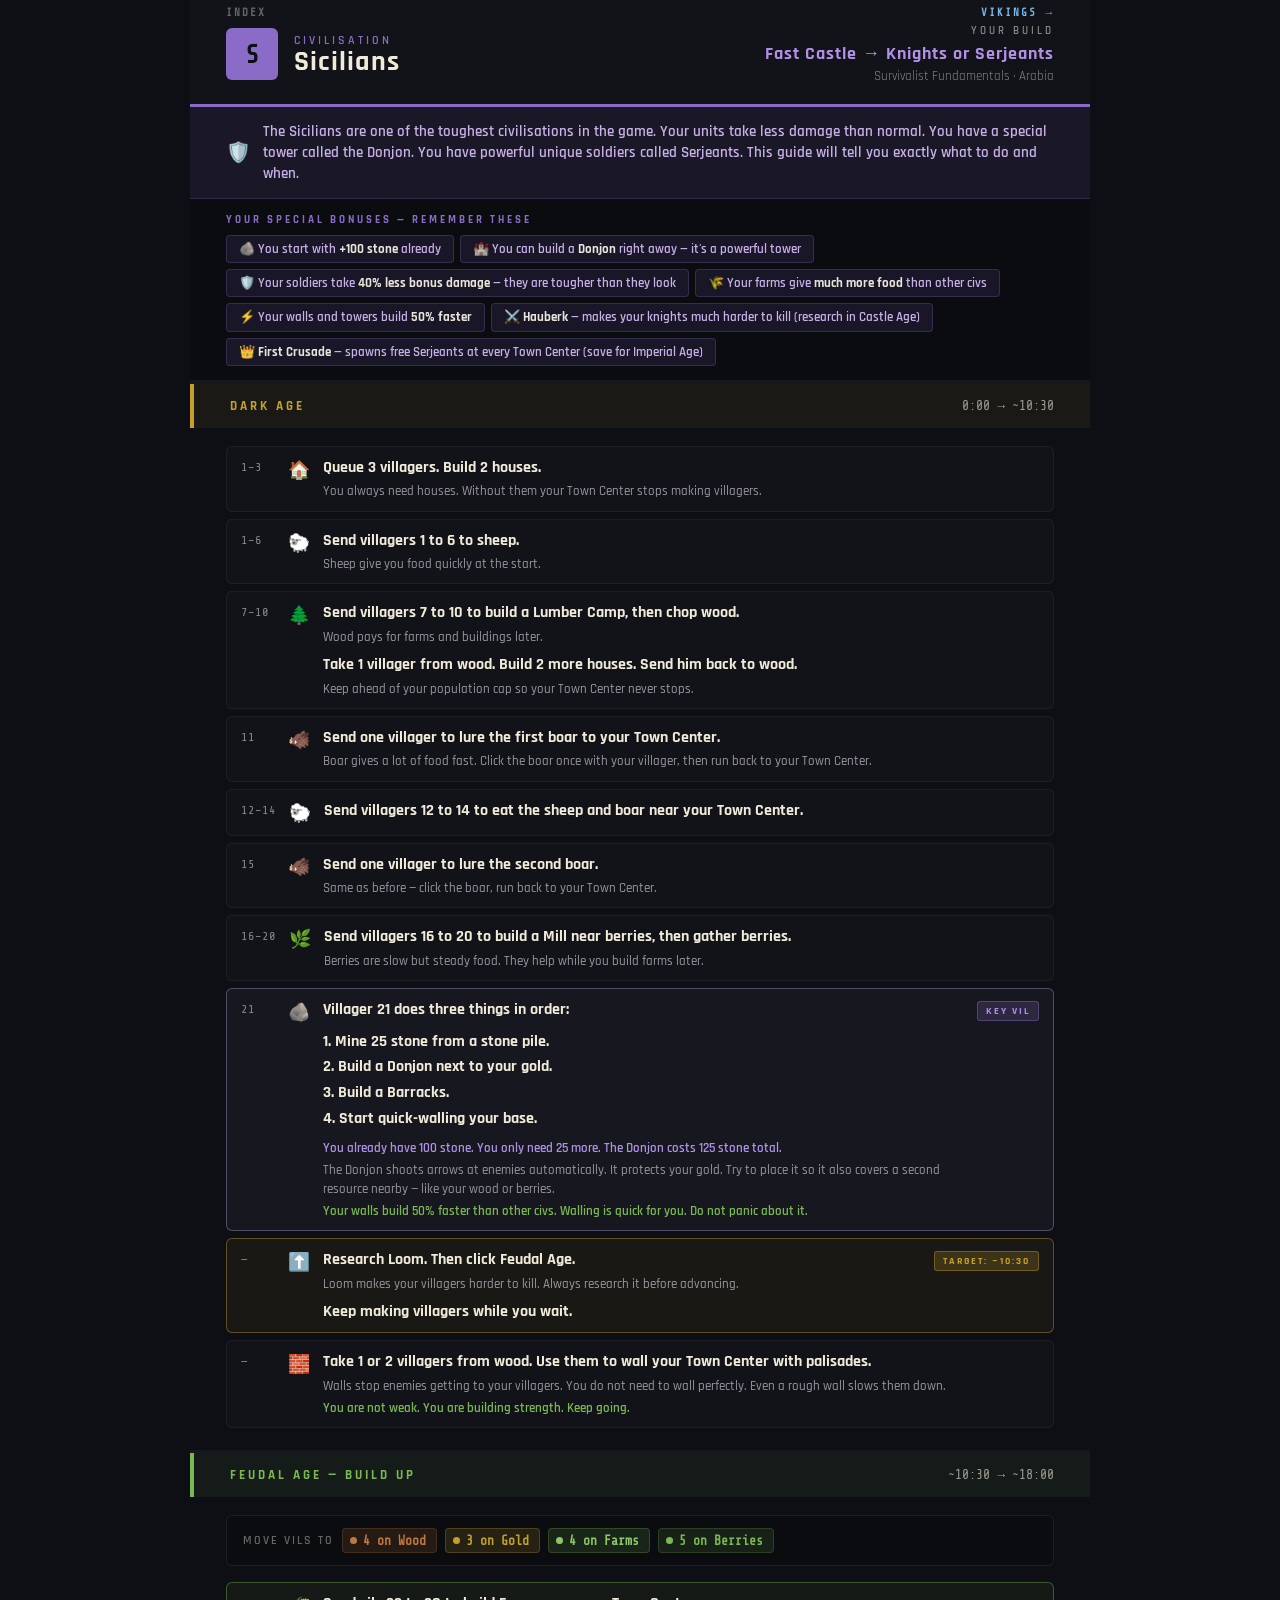
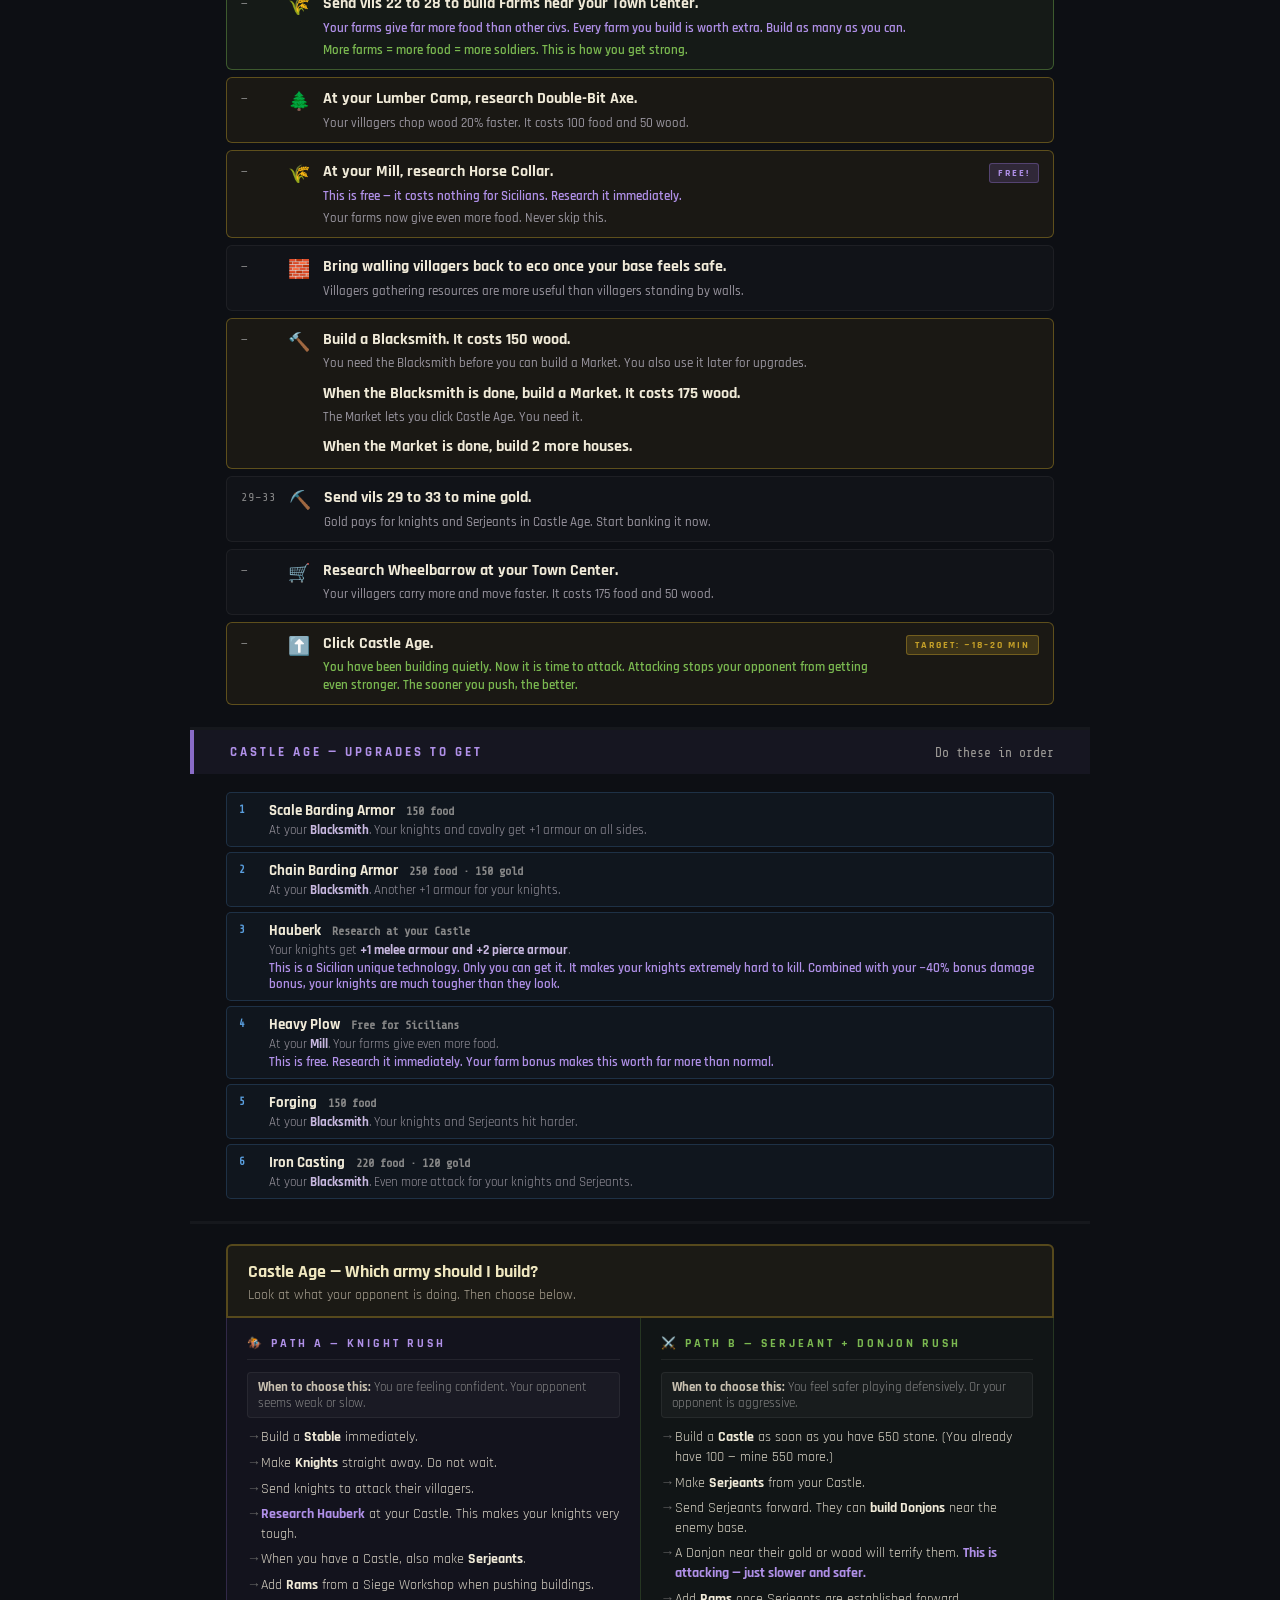
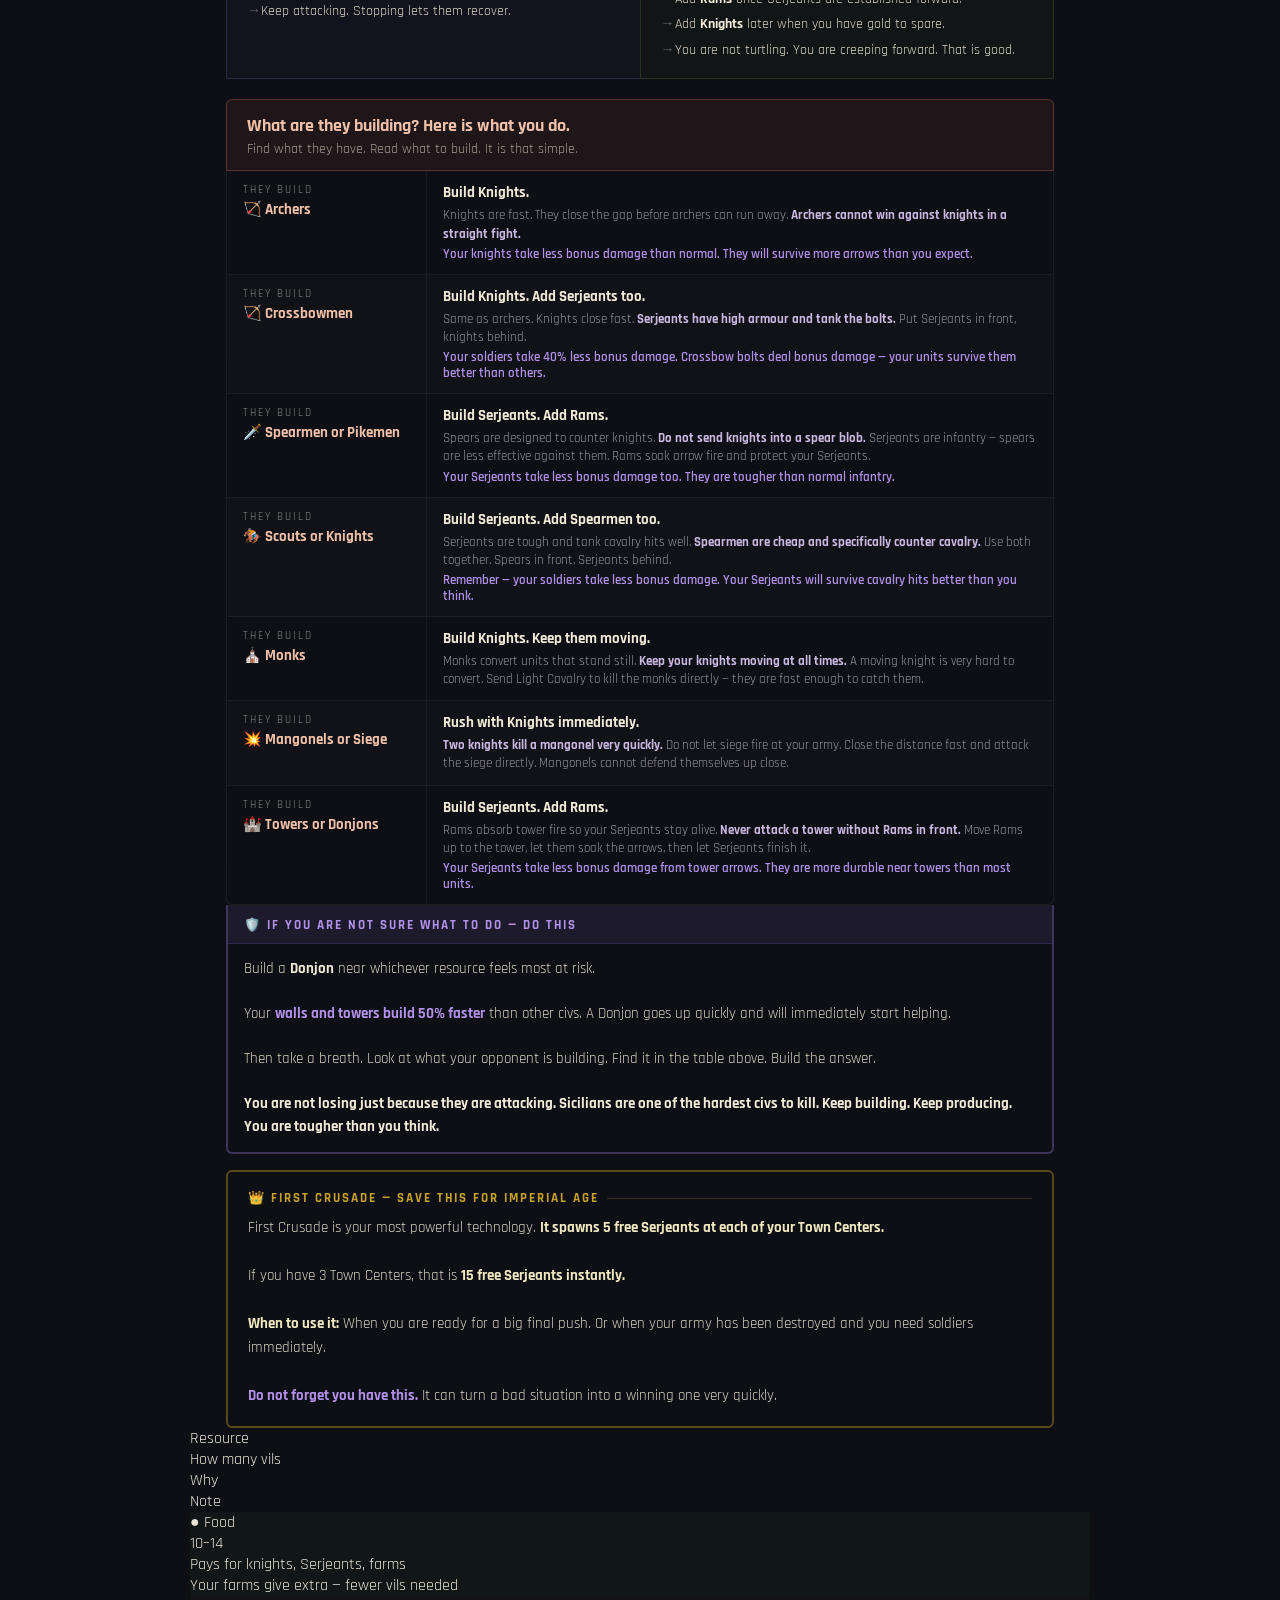
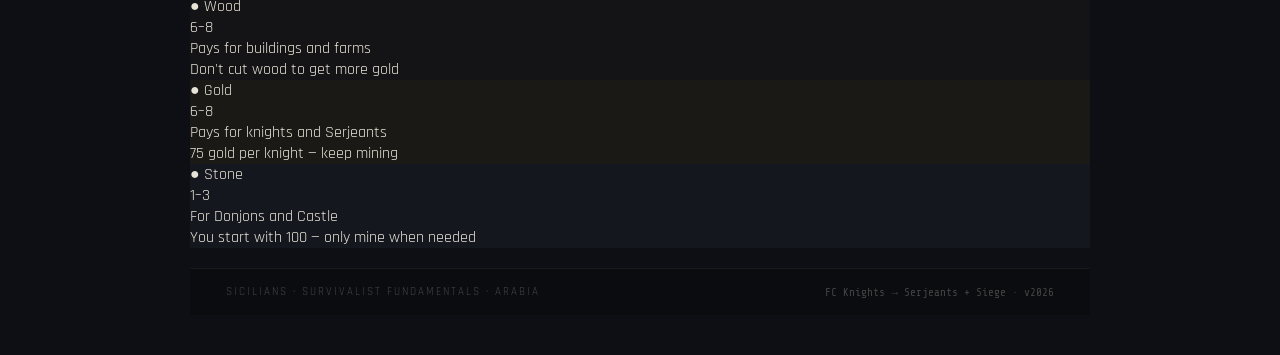
<file: builds/sicilians-knights-sargeant-donjons.html>
<!DOCTYPE html>
<html lang="en">
<head>
<meta charset="UTF-8">
<meta name="viewport" content="width=device-width, initial-scale=1.0">
<title>Sicilians — Beginner Guide</title>
<link rel="preconnect" href="https://fonts.googleapis.com">
<link href="https://fonts.googleapis.com/css2?family=Rajdhani:wght@500;600;700&family=Share+Tech+Mono&display=swap" rel="stylesheet">
<style>
*{box-sizing:border-box;margin:0;padding:0;}
body{background:#0d0f14;color:#e8e4d8;font-family:'Rajdhani',sans-serif;width:100%;max-width:900px;margin:0 auto;padding-bottom:40px;}
.guide{display:flex;flex-direction:column;width:100%;}

/* HEADER */
.header{background:#111318;border-bottom:3px solid #8a6cc8;padding:24px 36px 20px;display:flex;align-items:center;justify-content:space-between;}
.civ-icon{width:52px;height:52px;background:#8a6cc8;border-radius:6px;display:flex;align-items:center;justify-content:center;font-size:26px;color:#0d0f14;font-weight:700;font-family:'Share Tech Mono',monospace;}
.civ-badge{display:flex;align-items:center;gap:16px;}
.civ-label{font-size:12px;color:#8a6cc8;letter-spacing:3px;text-transform:uppercase;font-weight:600;}
.civ-name{font-size:28px;font-weight:700;color:#f0ead8;letter-spacing:1px;line-height:1;}
.build-title{text-align:right;}
.build-label{font-size:11px;color:#888;letter-spacing:3px;text-transform:uppercase;font-weight:600;margin-bottom:4px;}
.build-name{font-size:18px;font-weight:700;color:#b090e8;letter-spacing:1px;}
.build-sub{font-size:13px;color:#888;margin-top:3px;}

/* ENCOURAGEMENT BANNER */
.enc-banner{padding:14px 36px;background:rgba(138,108,200,0.1);border-bottom:1px solid rgba(138,108,200,0.2);display:flex;align-items:center;gap:12px;}
.enc-icon{font-size:20px;}
.enc-text{font-size:15px;color:#c8b0e8;font-weight:600;line-height:1.4;}

/* BONUS REMINDER BAR */
.bonus-bar{display:flex;flex-direction:column;gap:6px;padding:14px 36px;background:#0a0c10;border-bottom:1px solid rgba(255,255,255,0.05);}
.bonus-bar-title{font-size:11px;font-weight:700;letter-spacing:3px;text-transform:uppercase;color:#8a6cc8;margin-bottom:2px;}
.bonus-chips{display:flex;gap:6px;flex-wrap:wrap;}
.bonus-chip{font-size:13px;font-weight:600;color:#c8b0e8;padding:4px 12px;border-radius:4px;background:rgba(138,108,200,0.12);border:1px solid rgba(138,108,200,0.25);line-height:1.4;}
.bonus-chip span{color:#e8e4d8;font-weight:700;}

/* PHASE */
.phase-sep{height:3px;background:rgba(255,255,255,0.04);}
.phase-header{display:flex;align-items:center;padding:0 36px;height:44px;border-left:4px solid;}
.phase-label{font-size:13px;font-weight:700;letter-spacing:3px;text-transform:uppercase;}
.phase-time{margin-left:auto;font-family:'Share Tech Mono',monospace;font-size:13px;opacity:.65;}
.phase-content{padding:18px 36px 22px;}

.dark-phase{border-color:#c5a028 !important;background:rgba(197,160,40,0.07);}
.dark-phase .phase-label{color:#c5a028;}
.feudal-phase{border-color:#7ab850 !important;background:rgba(122,184,80,0.07);}
.feudal-phase .phase-label{color:#7ab850;}
.castle-phase{border-color:#8a6cc8 !important;background:rgba(138,108,200,0.07);}
.castle-phase .phase-label{color:#b090e8;}

/* STEPS */
.step-grid{display:flex;flex-direction:column;gap:7px;}

.step-row{display:flex;align-items:flex-start;gap:12px;padding:10px 14px;border-radius:6px;border:1px solid rgba(255,255,255,0.05);background:rgba(255,255,255,0.02);}
.step-row.key{border-color:rgba(197,160,40,0.4);background:rgba(197,160,40,0.07);}
.step-row.key-sic{border-color:rgba(138,108,200,0.45);background:rgba(138,108,200,0.08);}
.step-row.key-enc{border-color:rgba(122,184,80,0.4);background:rgba(122,184,80,0.07);}
.step-row.key-stone{border-color:rgba(144,144,184,0.45);background:rgba(144,144,184,0.07);}
.step-row.key-warn{border-color:rgba(232,120,90,0.35);background:rgba(232,120,90,0.06);}

.step-pop{font-family:'Share Tech Mono',monospace;font-size:12px;color:#888;min-width:34px;padding-top:3px;letter-spacing:1px;}
.step-icon{font-size:18px;min-width:24px;text-align:center;padding-top:2px;}
.step-body{flex:1;display:flex;flex-direction:column;gap:4px;}
.step-action{font-size:16px;font-weight:700;color:#f0ead8;line-height:1.35;}
.step-why{font-size:13px;color:#9a96a0;line-height:1.4;font-weight:500;}
.step-why b{color:#c8b8e0;}
.step-bonus{font-size:13px;color:#b090e8;line-height:1.4;font-weight:600;}
.step-enc{font-size:13px;color:#7ab850;line-height:1.4;font-weight:600;}

.step-tag{font-size:10px;font-weight:700;letter-spacing:2px;text-transform:uppercase;padding:3px 8px;border-radius:3px;white-space:nowrap;align-self:flex-start;margin-top:2px;}
.tag-sic{background:rgba(138,108,200,0.2);color:#b090e8;border:1px solid rgba(138,108,200,0.4);}
.tag-key{background:rgba(197,160,40,0.2);color:#c5a028;border:1px solid rgba(197,160,40,0.4);}
.tag-do{background:rgba(122,184,80,0.15);color:#7ab850;border:1px solid rgba(122,184,80,0.35);}
.tag-upgrade{background:rgba(90,159,223,0.15);color:#7ab8e8;border:1px solid rgba(90,159,223,0.35);}

/* ECO SNAPSHOT */
.eco-bar{display:flex;gap:8px;padding:12px 16px;background:#0a0c10;border:1px solid rgba(255,255,255,0.08);border-radius:6px;margin-bottom:16px;align-items:center;flex-wrap:wrap;}
.eco-label{font-size:12px;letter-spacing:2px;color:#666;text-transform:uppercase;font-weight:600;min-width:56px;}
.eco-chip{display:flex;align-items:center;gap:6px;padding:4px 10px 4px 7px;border-radius:4px;font-family:'Share Tech Mono',monospace;font-size:13px;font-weight:700;}
.eco-dot{width:7px;height:7px;border-radius:50%;}
.eco-food{background:rgba(120,180,80,0.15);color:#8bc864;border:1px solid rgba(120,180,80,0.25);}
.eco-wood{background:rgba(139,90,43,0.2);color:#c07840;border:1px solid rgba(139,90,43,0.3);}
.eco-gold{background:rgba(197,160,40,0.15);color:#c5a028;border:1px solid rgba(197,160,40,0.25);}
.eco-pop{background:rgba(150,120,200,0.15);color:#a890d8;border:1px solid rgba(150,120,200,0.25);}
.eco-food .eco-dot{background:#8bc864;}
.eco-wood .eco-dot{background:#c07840;}
.eco-gold .eco-dot{background:#c5a028;}
.eco-pop .eco-dot{background:#a890d8;}

/* UPGRADE LIST */
.upgrade-list{display:flex;flex-direction:column;gap:5px;margin:0 0 0;}
.upgrade-item{display:flex;align-items:flex-start;gap:10px;padding:8px 12px;border-radius:5px;background:rgba(90,159,223,0.05);border:1px solid rgba(90,159,223,0.2);}
.upgrade-order{font-family:'Share Tech Mono',monospace;font-size:11px;color:#5a9fdf;min-width:20px;font-weight:700;padding-top:2px;}
.upgrade-body{flex:1;}
.upgrade-name{font-size:15px;font-weight:700;color:#f0ead8;}
.upgrade-cost{font-family:'Share Tech Mono',monospace;font-size:12px;color:#888;margin-left:8px;}
.upgrade-effect{font-size:13px;color:#9a96a0;margin-top:2px;}
.upgrade-effect b{color:#c8b8e0;}
.upgrade-sic{font-size:13px;color:#b090e8;margin-top:2px;font-weight:600;}

/* BRANCH */
.branch-header{margin:0 36px 0;padding:14px 20px 12px;background:rgba(197,160,40,0.08);border:2px solid rgba(197,160,40,0.35);border-radius:6px 6px 0 0;}
.branch-title{font-size:18px;font-weight:700;color:#f0e8c0;}
.branch-subtitle{font-size:14px;color:#a8a090;margin-top:3px;}
.branch-cols{display:flex;gap:0;margin:0 36px;}
.branch-col{flex:1;padding:18px 20px;border:1px solid;}
.branch-col-a{background:rgba(138,108,200,0.05);border-color:rgba(138,108,200,0.25);border-top:none;border-right:none;}
.branch-col-b{background:rgba(122,184,80,0.04);border-color:rgba(122,184,80,0.2);border-top:none;}
.branch-col-header{font-size:12px;font-weight:700;letter-spacing:3px;text-transform:uppercase;margin-bottom:12px;padding-bottom:8px;border-bottom:1px solid rgba(255,255,255,0.07);}
.branch-col-a .branch-col-header{color:#b090e8;}
.branch-col-b .branch-col-header{color:#7ab850;}
.branch-when{font-size:13px;color:#888;margin-bottom:10px;padding:6px 10px;border-radius:4px;background:rgba(255,255,255,0.03);border:1px solid rgba(255,255,255,0.06);}
.branch-when b{color:#c8c0b0;}
.branch-steps{display:flex;flex-direction:column;gap:6px;}
.branch-step{font-size:14px;color:#d8d2c4;padding-left:14px;position:relative;line-height:1.4;}
.branch-step::before{content:'→';position:absolute;left:0;color:#666;}
.branch-step b{color:#f0ead8;font-weight:700;}
.branch-step .sic-b{color:#b090e8;font-weight:700;}
.branch-step .green-b{color:#7ab850;font-weight:700;}

/* COUNTER SECTION */
.counter-section{margin:0 36px;}
.counter-header{background:rgba(232,120,90,0.08);border:1px solid rgba(232,120,90,0.3);border-radius:6px 6px 0 0;padding:14px 20px 12px;}
.counter-title{font-size:18px;font-weight:700;color:#f0c0a8;}
.counter-subtitle{font-size:14px;color:#a89890;margin-top:3px;}
.counter-rows{border:1px solid rgba(255,255,255,0.06);border-top:none;border-radius:0 0 6px 6px;overflow:hidden;}
.counter-row{display:grid;grid-template-columns:200px 1fr;border-bottom:1px solid rgba(255,255,255,0.05);}
.counter-row:last-child{border-bottom:none;}
.counter-row:nth-child(even){background:rgba(255,255,255,0.01);}
.counter-threat{padding:12px 16px;border-right:1px solid rgba(255,255,255,0.05);}
.counter-threat-label{font-size:11px;color:#888;letter-spacing:2px;text-transform:uppercase;margin-bottom:3px;}
.counter-threat-name{font-size:15px;font-weight:700;color:#f0c0a8;}
.counter-answer{padding:12px 16px;}
.counter-build{font-size:15px;font-weight:700;color:#f0ead8;margin-bottom:4px;}
.counter-why{font-size:13px;color:#9a96a0;line-height:1.4;}
.counter-why b{color:#c8b8e0;}
.counter-bonus{font-size:13px;color:#b090e8;font-weight:600;margin-top:3px;}

/* PANIC BOX */
.panic-box{margin:0 36px;border:2px solid rgba(138,108,200,0.4);border-top:none;border-radius:0 0 6px 6px;}
.panic-header{background:rgba(138,108,200,0.12);padding:12px 16px 10px;border-bottom:1px solid rgba(138,108,200,0.2);}
.panic-title{font-size:13px;font-weight:700;letter-spacing:2px;text-transform:uppercase;color:#b090e8;}
.panic-content{padding:14px 16px;}
.panic-text{font-size:15px;color:#d8d2c4;line-height:1.5;}
.panic-text b{color:#f0ead8;font-weight:700;}
.panic-text .sic-b{color:#b090e8;font-weight:700;}

/* FIRST CRUSADE */
.crusade-box{margin:16px 36px 0;border:2px solid rgba(197,160,40,0.4);border-radius:6px;padding:18px 20px;}
.crusade-title{font-size:13px;font-weight:700;letter-spacing:2px;text-transform:uppercase;color:#c5a028;margin-bottom:10px;display:flex;align-items:center;gap:8px;}
.crusade-title::after{content:'';flex:1;height:1px;background:rgba(197,160,40,0.2);}
.crusade-body{font-size:15px;color:#d8d2c4;line-height:1.6;}
.crusade-body b{color:#f0e8c0;font-weight:700;}
.crusade-body .sic-b{color:#b090e8;font-weight:700;}

/* FOOTER */
.footer{padding:16px 36px;border-top:1px solid rgba(255,255,255,0.06);display:flex;justify-content:space-between;align-items:center;background:#0a0c10;margin-top:20px;}
.footer-left{font-size:11px;color:#444;letter-spacing:2px;text-transform:uppercase;}
.footer-right{font-size:11px;color:#444;font-family:'Share Tech Mono',monospace;}

.section-gap{height:20px;}
.page-nav{position:absolute;top:0;left:50%;transform:translateX(-50%);width:100%;max-width:900px;display:grid;grid-template-columns:1fr 1fr;align-items:center;padding:6px 36px;z-index:10;}
.nav-link{font-size:11px;font-weight:700;letter-spacing:2px;text-transform:uppercase;color:#666;text-decoration:none;font-family:'Share Tech Mono',monospace;}
.nav-link:hover{color:#c5a028;}
.nav-right{text-align:right;}
</style>
</head>
<body>
<nav class="page-nav">
  <a class="nav-link" href="index.html">Index</a>
  <a class="nav-link nav-right" style="color:#7ab8e8;" href="vikings-archers-infrantry-guide.html">Vikings →</a>
</nav>
<div class="guide">

<!-- HEADER -->
<div class="header">
  <div class="civ-badge">
    <div class="civ-icon">S</div>
    <div>
      <div class="civ-label">Civilisation</div>
      <div class="civ-name">Sicilians</div>
    </div>
  </div>
  <div class="build-title">
    <div class="build-label">Your Build</div>
    <div class="build-name">Fast Castle → Knights or Serjeants</div>
    <div class="build-sub">Survivalist Fundamentals · Arabia</div>
  </div>
</div>

<!-- ENCOURAGEMENT -->
<div class="enc-banner">
  <div class="enc-icon">🛡️</div>
  <div class="enc-text">The Sicilians are one of the toughest civilisations in the game. Your units take less damage than normal. You have a special tower called the Donjon. You have powerful unique soldiers called Serjeants. This guide will tell you exactly what to do and when.</div>
</div>

<!-- BONUSES -->
<div class="bonus-bar">
  <div class="bonus-bar-title">Your special bonuses — remember these</div>
  <div class="bonus-chips">
    <div class="bonus-chip">🪨 You start with <span>+100 stone</span> already</div>
    <div class="bonus-chip">🏰 You can build a <span>Donjon</span> right away — it's a powerful tower</div>
    <div class="bonus-chip">🛡️ Your soldiers take <span>40% less bonus damage</span> — they are tougher than they look</div>
    <div class="bonus-chip">🌾 Your farms give <span>much more food</span> than other civs</div>
    <div class="bonus-chip">⚡ Your walls and towers build <span>50% faster</span></div>
    <div class="bonus-chip">⚔️ <span>Hauberk</span> — makes your knights much harder to kill (research in Castle Age)</div>
    <div class="bonus-chip">👑 <span>First Crusade</span> — spawns free Serjeants at every Town Center (save for Imperial Age)</div>
  </div>
</div>

<!-- DARK AGE -->
<div class="phase-sep"></div>
<div class="phase-header dark-phase">
  <div class="phase-label">Dark Age</div>
  <div class="phase-time">0:00 → ~10:30</div>
</div>
<div class="phase-content">
  <div class="step-grid">

    <div class="step-row">
      <div class="step-pop">1–3</div><div class="step-icon">🏠</div>
      <div class="step-body">
        <div class="step-action">Queue 3 villagers. Build 2 houses.</div>
        <div class="step-why">You always need houses. Without them your Town Center stops making villagers.</div>
      </div>
    </div>

    <div class="step-row">
      <div class="step-pop">1–6</div><div class="step-icon">🐑</div>
      <div class="step-body">
        <div class="step-action">Send villagers 1 to 6 to sheep.</div>
        <div class="step-why">Sheep give you food quickly at the start.</div>
      </div>
    </div>

    <div class="step-row">
      <div class="step-pop">7–10</div><div class="step-icon">🌲</div>
      <div class="step-body">
        <div class="step-action">Send villagers 7 to 10 to build a Lumber Camp, then chop wood.</div>
        <div class="step-why">Wood pays for farms and buildings later.</div>
        <div class="step-action" style="margin-top:4px;">Take 1 villager from wood. Build 2 more houses. Send him back to wood.</div>
        <div class="step-why">Keep ahead of your population cap so your Town Center never stops.</div>
      </div>
    </div>

    <div class="step-row">
      <div class="step-pop">11</div><div class="step-icon">🐗</div>
      <div class="step-body">
        <div class="step-action">Send one villager to lure the first boar to your Town Center.</div>
        <div class="step-why">Boar gives a lot of food fast. Click the boar once with your villager, then run back to your Town Center.</div>
      </div>
    </div>

    <div class="step-row">
      <div class="step-pop">12–14</div><div class="step-icon">🐑</div>
      <div class="step-body">
        <div class="step-action">Send villagers 12 to 14 to eat the sheep and boar near your Town Center.</div>
      </div>
    </div>

    <div class="step-row">
      <div class="step-pop">15</div><div class="step-icon">🐗</div>
      <div class="step-body">
        <div class="step-action">Send one villager to lure the second boar.</div>
        <div class="step-why">Same as before — click the boar, run back to your Town Center.</div>
      </div>
    </div>

    <div class="step-row">
      <div class="step-pop">16–20</div><div class="step-icon">🌿</div>
      <div class="step-body">
        <div class="step-action">Send villagers 16 to 20 to build a Mill near berries, then gather berries.</div>
        <div class="step-why">Berries are slow but steady food. They help while you build farms later.</div>
      </div>
    </div>

    <div class="step-row key-stone">
      <div class="step-pop">21</div><div class="step-icon">🪨</div>
      <div class="step-body">
        <div class="step-action">Villager 21 does three things in order:</div>
        <div class="step-action" style="margin-top:6px;">1. Mine <b>25 stone</b> from a stone pile.</div>
        <div class="step-action">2. Build a <b>Donjon</b> next to your gold.</div>
        <div class="step-action">3. Build a <b>Barracks</b>.</div>
        <div class="step-action">4. Start <b>quick-walling</b> your base.</div>
        <div class="step-bonus" style="margin-top:6px;">You already have 100 stone. You only need 25 more. The Donjon costs 125 stone total.</div>
        <div class="step-why">The Donjon shoots arrows at enemies automatically. It protects your gold. Try to place it so it also covers a second resource nearby — like your wood or berries.</div>
        <div class="step-enc">Your walls build 50% faster than other civs. Walling is quick for you. Do not panic about it.</div>
      </div>
      <div class="step-tag tag-sic">Key vil</div>
    </div>

    <div class="step-row key">
      <div class="step-pop">—</div><div class="step-icon">⬆️</div>
      <div class="step-body">
        <div class="step-action">Research <b>Loom</b>. Then click <b>Feudal Age</b>.</div>
        <div class="step-why">Loom makes your villagers harder to kill. Always research it before advancing.</div>
        <div class="step-action" style="margin-top:4px;">Keep making villagers while you wait.</div>
      </div>
      <div class="step-tag tag-key">Target: ~10:30</div>
    </div>

    <div class="step-row">
      <div class="step-pop">—</div><div class="step-icon">🧱</div>
      <div class="step-body">
        <div class="step-action">Take 1 or 2 villagers from wood. Use them to wall your Town Center with palisades.</div>
        <div class="step-why">Walls stop enemies getting to your villagers. You do not need to wall perfectly. Even a rough wall slows them down.</div>
        <div class="step-enc">You are not weak. You are building strength. Keep going.</div>
      </div>
    </div>

  </div>
</div>

<div class="phase-sep"></div>

<!-- FEUDAL -->
<div class="phase-header feudal-phase">
  <div class="phase-label">Feudal Age — Build Up</div>
  <div class="phase-time">~10:30 → ~18:00</div>
</div>
<div class="phase-content">

  <div class="eco-bar">
    <div class="eco-label">Move vils to</div>
    <div class="eco-chip eco-wood"><div class="eco-dot"></div>4 on Wood</div>
    <div class="eco-chip eco-gold"><div class="eco-dot"></div>3 on Gold</div>
    <div class="eco-chip eco-food"><div class="eco-dot"></div>4 on Farms</div>
    <div class="eco-chip eco-food" style="background:rgba(122,184,80,0.12);color:#7ab850;border-color:rgba(122,184,80,0.2);"><div class="eco-dot" style="background:#7ab850;"></div>5 on Berries</div>
  </div>

  <div class="step-grid">

    <div class="step-row key-enc">
      <div class="step-pop">—</div><div class="step-icon">🌾</div>
      <div class="step-body">
        <div class="step-action">Send vils 22 to 28 to build Farms near your Town Center.</div>
        <div class="step-bonus">Your farms give far more food than other civs. Every farm you build is worth extra. Build as many as you can.</div>
        <div class="step-enc">More farms = more food = more soldiers. This is how you get strong.</div>
      </div>
    </div>

    <div class="step-row key">
      <div class="step-pop">—</div><div class="step-icon">🌲</div>
      <div class="step-body">
        <div class="step-action">At your Lumber Camp, research <b>Double-Bit Axe</b>.</div>
        <div class="step-why">Your villagers chop wood 20% faster. It costs 100 food and 50 wood.</div>
      </div>
    </div>

    <div class="step-row key">
      <div class="step-pop">—</div><div class="step-icon">🌾</div>
      <div class="step-body">
        <div class="step-action">At your Mill, research <b>Horse Collar</b>.</div>
        <div class="step-bonus">This is free — it costs nothing for Sicilians. Research it immediately.</div>
        <div class="step-why">Your farms now give even more food. Never skip this.</div>
      </div>
      <div class="step-tag tag-sic">Free!</div>
    </div>

    <div class="step-row">
      <div class="step-pop">—</div><div class="step-icon">🧱</div>
      <div class="step-body">
        <div class="step-action">Bring walling villagers back to eco once your base feels safe.</div>
        <div class="step-why">Villagers gathering resources are more useful than villagers standing by walls.</div>
      </div>
    </div>

    <div class="step-row key">
      <div class="step-pop">—</div><div class="step-icon">🔨</div>
      <div class="step-body">
        <div class="step-action">Build a <b>Blacksmith</b>. It costs <b>150 wood</b>.</div>
        <div class="step-why">You need the Blacksmith before you can build a Market. You also use it later for upgrades.</div>
        <div class="step-action" style="margin-top:6px;">When the Blacksmith is done, build a <b>Market</b>. It costs <b>175 wood</b>.</div>
        <div class="step-why">The Market lets you click Castle Age. You need it.</div>
        <div class="step-action" style="margin-top:6px;">When the Market is done, build <b>2 more houses</b>.</div>
      </div>
    </div>

    <div class="step-row">
      <div class="step-pop">29–33</div><div class="step-icon">⛏️</div>
      <div class="step-body">
        <div class="step-action">Send vils 29 to 33 to mine <b>gold</b>.</div>
        <div class="step-why">Gold pays for knights and Serjeants in Castle Age. Start banking it now.</div>
      </div>
    </div>

    <div class="step-row">
      <div class="step-pop">—</div><div class="step-icon">🛒</div>
      <div class="step-body">
        <div class="step-action">Research <b>Wheelbarrow</b> at your Town Center.</div>
        <div class="step-why">Your villagers carry more and move faster. It costs 175 food and 50 wood.</div>
      </div>
    </div>

    <div class="step-row key">
      <div class="step-pop">—</div><div class="step-icon">⬆️</div>
      <div class="step-body">
        <div class="step-action">Click <b>Castle Age</b>.</div>
        <div class="step-enc">You have been building quietly. Now it is time to attack. Attacking stops your opponent from getting even stronger. The sooner you push, the better.</div>
      </div>
      <div class="step-tag tag-key">Target: ~18–20 min</div>
    </div>

  </div>
</div>

<div class="phase-sep"></div>

<!-- CASTLE AGE UPGRADES -->
<div class="phase-header castle-phase">
  <div class="phase-label">Castle Age — Upgrades to Get</div>
  <div class="phase-time">Do these in order</div>
</div>
<div class="phase-content">
  <div class="upgrade-list">

    <div class="upgrade-item">
      <div class="upgrade-order">1</div>
      <div class="upgrade-body">
        <div class="upgrade-name">Scale Barding Armor <span class="upgrade-cost">150 food</span></div>
        <div class="upgrade-effect">At your <b>Blacksmith</b>. Your knights and cavalry get +1 armour on all sides.</div>
      </div>
    </div>

    <div class="upgrade-item">
      <div class="upgrade-order">2</div>
      <div class="upgrade-body">
        <div class="upgrade-name">Chain Barding Armor <span class="upgrade-cost">250 food · 150 gold</span></div>
        <div class="upgrade-effect">At your <b>Blacksmith</b>. Another +1 armour for your knights.</div>
      </div>
    </div>

    <div class="upgrade-item">
      <div class="upgrade-order">3</div>
      <div class="upgrade-body">
        <div class="upgrade-name">Hauberk <span class="upgrade-cost">Research at your Castle</span></div>
        <div class="upgrade-effect">Your knights get <b>+1 melee armour and +2 pierce armour</b>.</div>
        <div class="upgrade-sic">This is a Sicilian unique technology. Only you can get it. It makes your knights extremely hard to kill. Combined with your −40% bonus damage bonus, your knights are much tougher than they look.</div>
      </div>
    </div>

    <div class="upgrade-item">
      <div class="upgrade-order">4</div>
      <div class="upgrade-body">
        <div class="upgrade-name">Heavy Plow <span class="upgrade-cost">Free for Sicilians</span></div>
        <div class="upgrade-effect">At your <b>Mill</b>. Your farms give even more food.</div>
        <div class="upgrade-sic">This is free. Research it immediately. Your farm bonus makes this worth far more than normal.</div>
      </div>
    </div>

    <div class="upgrade-item">
      <div class="upgrade-order">5</div>
      <div class="upgrade-body">
        <div class="upgrade-name">Forging <span class="upgrade-cost">150 food</span></div>
        <div class="upgrade-effect">At your <b>Blacksmith</b>. Your knights and Serjeants hit harder.</div>
      </div>
    </div>

    <div class="upgrade-item">
      <div class="upgrade-order">6</div>
      <div class="upgrade-body">
        <div class="upgrade-name">Iron Casting <span class="upgrade-cost">220 food · 120 gold</span></div>
        <div class="upgrade-effect">At your <b>Blacksmith</b>. Even more attack for your knights and Serjeants.</div>
      </div>
    </div>

  </div>
</div>

<div class="phase-sep"></div>

<!-- BRANCH -->
<div class="section-gap"></div>
<div class="branch-header">
  <div class="branch-title">Castle Age — Which army should I build?</div>
  <div class="branch-subtitle">Look at what your opponent is doing. Then choose below.</div>
</div>
<div class="branch-cols">
  <div class="branch-col branch-col-a">
    <div class="branch-col-header">🏇 Path A — Knight Rush</div>
    <div class="branch-when"><b>When to choose this:</b> You are feeling confident. Your opponent seems weak or slow.</div>
    <div class="branch-steps">
      <div class="branch-step">Build a <b>Stable</b> immediately.</div>
      <div class="branch-step">Make <b>Knights</b> straight away. Do not wait.</div>
      <div class="branch-step">Send knights to attack their villagers.</div>
      <div class="branch-step"><span class="sic-b">Research Hauberk</span> at your Castle. This makes your knights very tough.</div>
      <div class="branch-step">When you have a Castle, also make <b>Serjeants</b>.</div>
      <div class="branch-step">Add <b>Rams</b> from a Siege Workshop when pushing buildings.</div>
      <div class="branch-step green-b">Keep attacking. Stopping lets them recover.</div>
    </div>
  </div>
  <div class="branch-col branch-col-b">
    <div class="branch-col-header">⚔️ Path B — Serjeant + Donjon Rush</div>
    <div class="branch-when"><b>When to choose this:</b> You feel safer playing defensively. Or your opponent is aggressive.</div>
    <div class="branch-steps">
      <div class="branch-step">Build a <b>Castle</b> as soon as you have 650 stone. (You already have 100 — mine 550 more.)</div>
      <div class="branch-step">Make <b>Serjeants</b> from your Castle.</div>
      <div class="branch-step">Send Serjeants forward. They can <b>build Donjons</b> near the enemy base.</div>
      <div class="branch-step">A Donjon near their gold or wood will terrify them. <span class="sic-b">This is attacking — just slower and safer.</span></div>
      <div class="branch-step">Add <b>Rams</b> once Serjeants are established forward.</div>
      <div class="branch-step">Add <b>Knights</b> later when you have gold to spare.</div>
      <div class="branch-step green-b">You are not turtling. You are creeping forward. That is good.</div>
    </div>
  </div>
</div>

<div class="section-gap"></div>

<!-- COUNTER SECTION -->
<div class="counter-section">
  <div class="counter-header">
    <div class="counter-title">What are they building? Here is what you do.</div>
    <div class="counter-subtitle">Find what they have. Read what to build. It is that simple.</div>
  </div>
  <div class="counter-rows">

    <div class="counter-row">
      <div class="counter-threat">
        <div class="counter-threat-label">They build</div>
        <div class="counter-threat-name">🏹 Archers</div>
      </div>
      <div class="counter-answer">
        <div class="counter-build">Build Knights.</div>
        <div class="counter-why">Knights are fast. They close the gap before archers can run away. <b>Archers cannot win against knights in a straight fight.</b></div>
        <div class="counter-bonus">Your knights take less bonus damage than normal. They will survive more arrows than you expect.</div>
      </div>
    </div>

    <div class="counter-row">
      <div class="counter-threat">
        <div class="counter-threat-label">They build</div>
        <div class="counter-threat-name">🏹 Crossbowmen</div>
      </div>
      <div class="counter-answer">
        <div class="counter-build">Build Knights. Add Serjeants too.</div>
        <div class="counter-why">Same as archers. Knights close fast. <b>Serjeants have high armour and tank the bolts.</b> Put Serjeants in front, knights behind.</div>
        <div class="counter-bonus">Your soldiers take 40% less bonus damage. Crossbow bolts deal bonus damage — your units survive them better than others.</div>
      </div>
    </div>

    <div class="counter-row">
      <div class="counter-threat">
        <div class="counter-threat-label">They build</div>
        <div class="counter-threat-name">🗡️ Spearmen or Pikemen</div>
      </div>
      <div class="counter-answer">
        <div class="counter-build">Build Serjeants. Add Rams.</div>
        <div class="counter-why">Spears are designed to counter knights. <b>Do not send knights into a spear blob.</b> Serjeants are infantry — spears are less effective against them. Rams soak arrow fire and protect your Serjeants.</div>
        <div class="counter-bonus">Your Serjeants take less bonus damage too. They are tougher than normal infantry.</div>
      </div>
    </div>

    <div class="counter-row">
      <div class="counter-threat">
        <div class="counter-threat-label">They build</div>
        <div class="counter-threat-name">🏇 Scouts or Knights</div>
      </div>
      <div class="counter-answer">
        <div class="counter-build">Build Serjeants. Add Spearmen too.</div>
        <div class="counter-why">Serjeants are tough and tank cavalry hits well. <b>Spearmen are cheap and specifically counter cavalry.</b> Use both together. Spears in front, Serjeants behind.</div>
        <div class="counter-bonus">Remember — your soldiers take less bonus damage. Your Serjeants will survive cavalry hits better than you think.</div>
      </div>
    </div>

    <div class="counter-row">
      <div class="counter-threat">
        <div class="counter-threat-label">They build</div>
        <div class="counter-threat-name">⛪ Monks</div>
      </div>
      <div class="counter-answer">
        <div class="counter-build">Build Knights. Keep them moving.</div>
        <div class="counter-why">Monks convert units that stand still. <b>Keep your knights moving at all times.</b> A moving knight is very hard to convert. Send Light Cavalry to kill the monks directly — they are fast enough to catch them.</div>
      </div>
    </div>

    <div class="counter-row">
      <div class="counter-threat">
        <div class="counter-threat-label">They build</div>
        <div class="counter-threat-name">💥 Mangonels or Siege</div>
      </div>
      <div class="counter-answer">
        <div class="counter-build">Rush with Knights immediately.</div>
        <div class="counter-why"><b>Two knights kill a mangonel very quickly.</b> Do not let siege fire at your army. Close the distance fast and attack the siege directly. Mangonels cannot defend themselves up close.</div>
      </div>
    </div>

    <div class="counter-row">
      <div class="counter-threat">
        <div class="counter-threat-label">They build</div>
        <div class="counter-threat-name">🏰 Towers or Donjons</div>
      </div>
      <div class="counter-answer">
        <div class="counter-build">Build Serjeants. Add Rams.</div>
        <div class="counter-why">Rams absorb tower fire so your Serjeants stay alive. <b>Never attack a tower without Rams in front.</b> Move Rams up to the tower, let them soak the arrows, then let Serjeants finish it.</div>
        <div class="counter-bonus">Your Serjeants take less bonus damage from tower arrows. They are more durable near towers than most units.</div>
      </div>
    </div>

  </div>
</div>

<!-- PANIC BOX -->
<div class="panic-box">
  <div class="panic-header">
    <div class="panic-title">🛡️ If you are not sure what to do — do this</div>
  </div>
  <div class="panic-content">
    <div class="panic-text">Build a <b>Donjon</b> near whichever resource feels most at risk.<br><br>Your <span class="sic-b">walls and towers build 50% faster</span> than other civs. A Donjon goes up quickly and will immediately start helping.<br><br>Then take a breath. Look at what your opponent is building. Find it in the table above. Build the answer.<br><br><b>You are not losing just because they are attacking. Sicilians are one of the hardest civs to kill. Keep building. Keep producing. You are tougher than you think.</b></div>
  </div>
</div>

<!-- FIRST CRUSADE -->
<div class="crusade-box">
  <div class="crusade-title">👑 First Crusade — Save this for Imperial Age</div>
  <div class="crusade-body">
    First Crusade is your most powerful technology. <b>It spawns 5 free Serjeants at each of your Town Centers.</b><br><br>
    If you have 3 Town Centers, that is <b>15 free Serjeants instantly.</b><br><br>
    <b>When to use it:</b> When you are ready for a big final push. Or when your army has been destroyed and you need soldiers immediately.<br><br>
    <span class="sic-b">Do not forget you have this.</span> It can turn a bad situation into a winning one very quickly.
  </div>
</div>

<!-- RES TABLE -->
<div class="res-table">
  <div class="res-table-header">
    <div class="res-col-head">Resource</div>
    <div class="res-col-head">How many vils</div>
    <div class="res-col-head">Why</div>
    <div class="res-col-head">Note</div>
  </div>
  <div class="res-row" style="background:rgba(139,200,100,0.04);">
    <div class="res-cell res-label"><span class="f">● Food</span></div>
    <div class="res-cell"><span class="f">10–14</span></div>
    <div class="res-cell note">Pays for knights, Serjeants, farms</div>
    <div class="res-cell note">Your farms give extra — fewer vils needed</div>
  </div>
  <div class="res-row" style="background:rgba(192,120,64,0.04);">
    <div class="res-cell res-label"><span class="w">● Wood</span></div>
    <div class="res-cell"><span class="w">6–8</span></div>
    <div class="res-cell note">Pays for buildings and farms</div>
    <div class="res-cell note">Don't cut wood to get more gold</div>
  </div>
  <div class="res-row" style="background:rgba(197,160,40,0.07);">
    <div class="res-cell res-label"><span class="g">● Gold</span></div>
    <div class="res-cell"><span class="g">6–8</span></div>
    <div class="res-cell note">Pays for knights and Serjeants</div>
    <div class="res-cell note">75 gold per knight — keep mining</div>
  </div>
  <div class="res-row" style="background:rgba(144,144,184,0.06);">
    <div class="res-cell res-label"><span class="s">● Stone</span></div>
    <div class="res-cell"><span class="s">1–3</span></div>
    <div class="res-cell note">For Donjons and Castle</div>
    <div class="res-cell note">You start with 100 — only mine when needed</div>
  </div>
</div>

<!-- FOOTER -->
<div class="footer">
  <div class="footer-left">Sicilians · Survivalist Fundamentals · Arabia</div>
  <div class="footer-right">FC Knights → Serjeants + Siege · v2026</div>
</div>

</div>
</body>
</html>
</file>
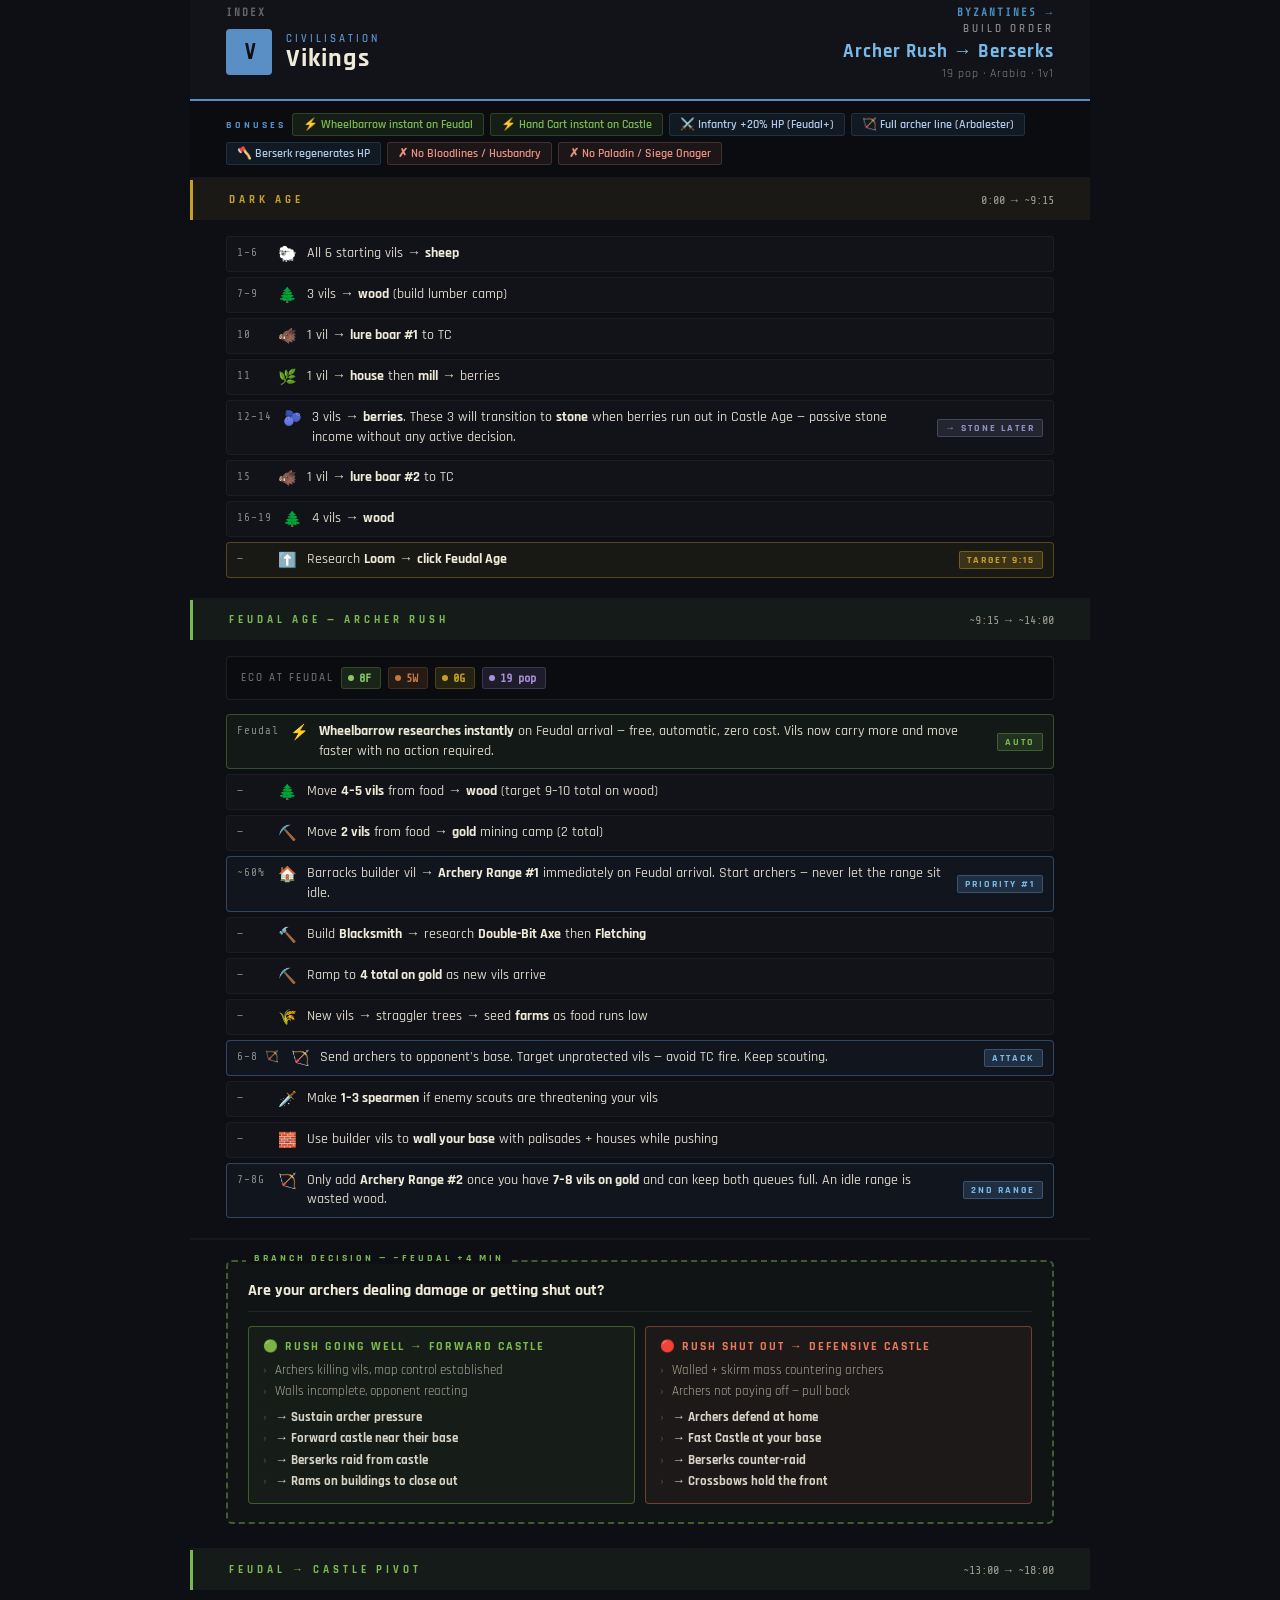
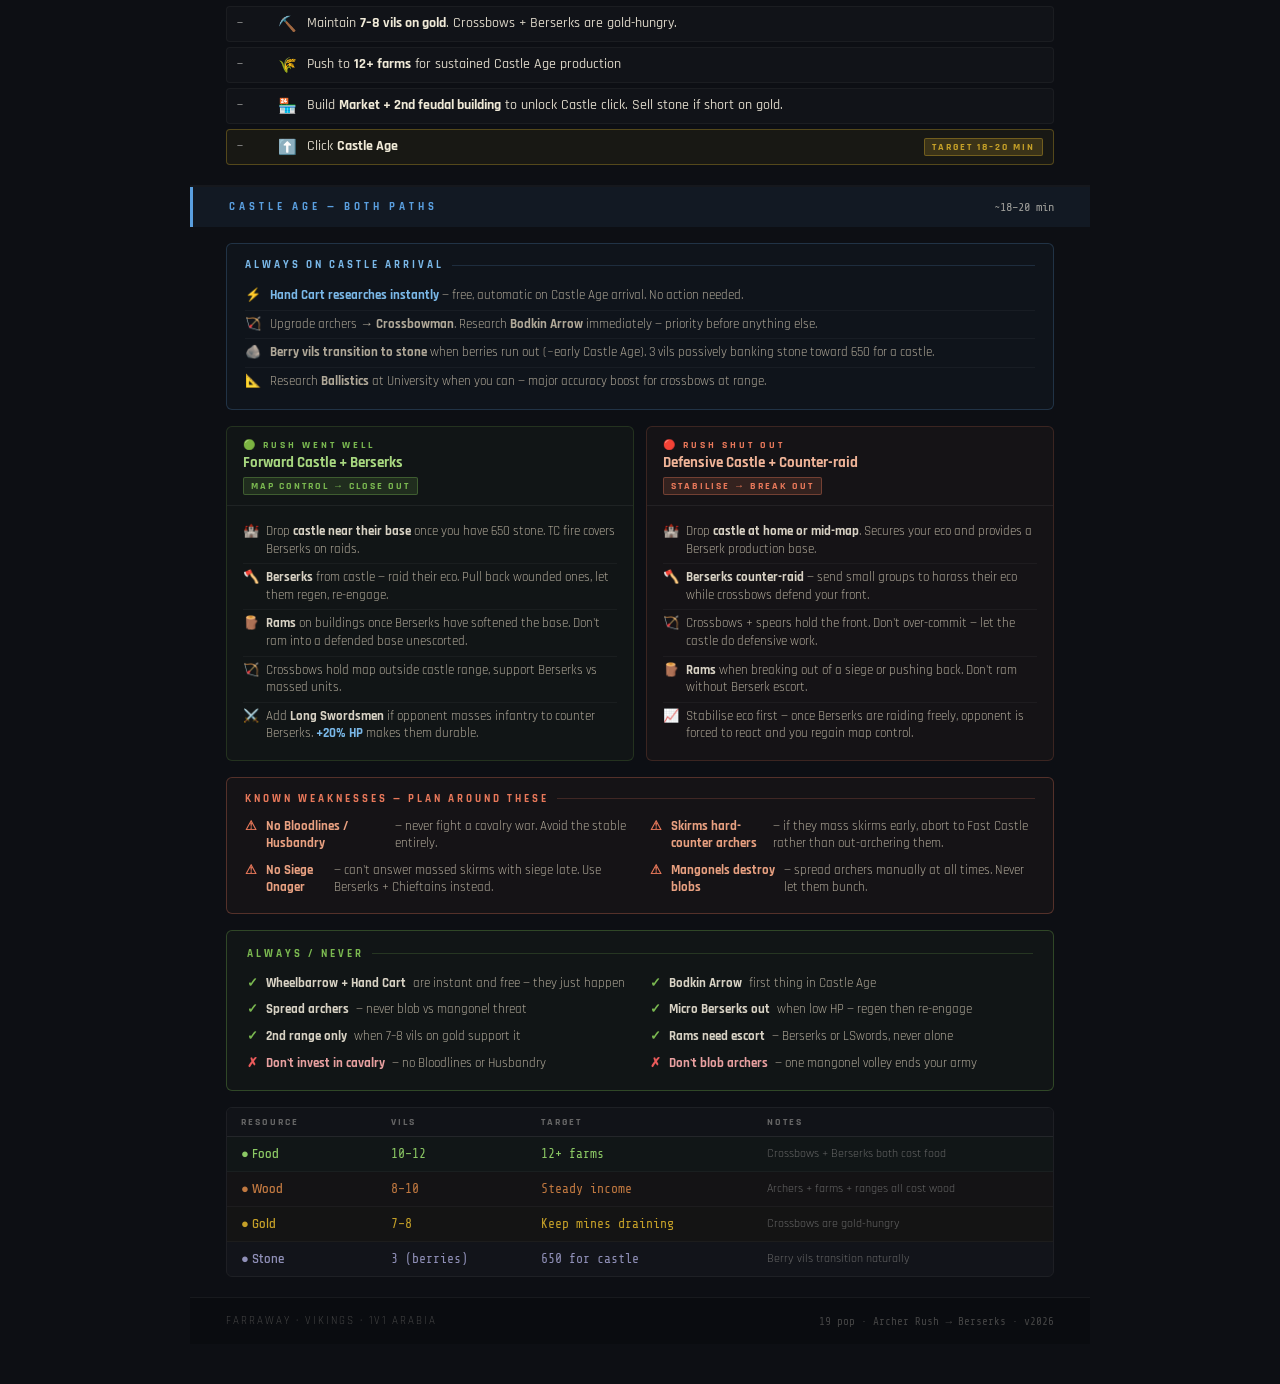
<file: builds/vikings-archers-infrantry-guide.html>
<!DOCTYPE html>
<html lang="en">
<head>
<meta charset="UTF-8">
<meta name="viewport" content="width=device-width, initial-scale=1.0">
<title>Vikings — Archer Rush → Berserks</title>
<link rel="preconnect" href="https://fonts.googleapis.com">
<link href="https://fonts.googleapis.com/css2?family=Rajdhani:wght@500;600;700&family=Share+Tech+Mono&display=swap" rel="stylesheet">
<style>
*{box-sizing:border-box;margin:0;padding:0;}
body{background:#0d0f14;color:#e8e4d8;font-family:'Rajdhani',sans-serif;width:100%;max-width:900px;margin:0 auto;padding-bottom:40px;}
.guide{display:flex;flex-direction:column;width:100%;}

.header{background:#111318;border-bottom:2px solid #5a8fc5;padding:22px 36px 18px;display:flex;align-items:center;justify-content:space-between;}
.civ-icon{width:46px;height:46px;background:#5a8fc5;border-radius:4px;display:flex;align-items:center;justify-content:center;font-size:22px;color:#0d0f14;font-weight:700;font-family:'Share Tech Mono',monospace;letter-spacing:-2px;}
.civ-badge{display:flex;align-items:center;gap:14px;}
.civ-label{font-size:11px;color:#5a8fc5;letter-spacing:3px;text-transform:uppercase;font-weight:600;}
.civ-name{font-size:26px;font-weight:700;color:#f0ead8;letter-spacing:1px;line-height:1;}
.build-title{text-align:right;}
.build-label{font-size:11px;color:#888;letter-spacing:3px;text-transform:uppercase;font-weight:600;margin-bottom:3px;}
.build-name{font-size:19px;font-weight:700;color:#7ab8e8;letter-spacing:1px;}
.build-sub{font-size:12px;color:#888;letter-spacing:1px;margin-top:2px;}

.bonus-bar{display:flex;gap:6px;padding:12px 36px;background:#0a0c10;border-bottom:1px solid rgba(255,255,255,0.05);flex-wrap:wrap;align-items:center;}
.bonus-label{font-size:10px;font-weight:700;letter-spacing:3px;text-transform:uppercase;color:#5a8fc5;min-width:60px;}
.bonus-chip{font-size:12px;font-weight:600;color:#b0c8e8;padding:3px 10px;border-radius:3px;background:rgba(90,143,197,0.1);border:1px solid rgba(90,143,197,0.2);}
.weakness-chip{font-size:12px;font-weight:600;color:#e89080;padding:3px 10px;border-radius:3px;background:rgba(232,144,128,0.08);border:1px solid rgba(232,144,128,0.2);}
.free-chip{font-size:12px;font-weight:600;color:#7ab850;padding:3px 10px;border-radius:3px;background:rgba(122,184,80,0.1);border:1px solid rgba(122,184,80,0.25);}

.phase-header{display:flex;align-items:center;padding:0 36px;height:40px;border-left:3px solid;}
.phase-label{font-size:11px;font-weight:700;letter-spacing:4px;text-transform:uppercase;}
.phase-time{margin-left:auto;font-family:'Share Tech Mono',monospace;font-size:12px;opacity:.65;}
.phase-content{padding:16px 36px 20px;}

.dark-phase{border-color:#c5a028 !important;background:rgba(197,160,40,0.07);}
.dark-phase .phase-label{color:#c5a028;}
.feudal-phase{border-color:#7ab850 !important;background:rgba(122,184,80,0.07);}
.feudal-phase .phase-label{color:#7ab850;}
.castle-phase{border-color:#5a9fdf !important;background:rgba(90,159,223,0.07);}
.castle-phase .phase-label{color:#5a9fdf;}

.step-grid{display:flex;flex-direction:column;gap:5px;}
.step-row{display:flex;align-items:flex-start;gap:10px;padding:7px 10px;border-radius:4px;border:1px solid rgba(255,255,255,0.04);background:rgba(255,255,255,0.02);}
.step-row.key{border-color:rgba(197,160,40,0.35);background:rgba(197,160,40,0.06);}
.step-row.key-blue{border-color:rgba(90,143,197,0.4);background:rgba(90,143,197,0.06);}
.step-row.key-green{border-color:rgba(122,184,80,0.35);background:rgba(122,184,80,0.06);}
.step-row.key-red{border-color:rgba(232,120,90,0.35);background:rgba(232,120,90,0.06);}
.step-pop{font-family:'Share Tech Mono',monospace;font-size:11px;color:#888;min-width:30px;padding-top:2px;letter-spacing:1px;}
.step-icon{font-size:15px;min-width:20px;text-align:center;padding-top:1px;}
.step-text{flex:1;font-size:14px;font-weight:500;color:#d8d2c4;line-height:1.4;}
.step-text b{color:#f0ead8;font-weight:700;}
.highlight{color:#c5a028;font-weight:700;}
.viking-bonus{color:#7ab8e8;font-weight:700;}
.green-t{color:#7ab850;font-weight:700;}
.red-t{color:#e8785a;font-weight:700;}
.step-tag{font-size:10px;font-weight:700;letter-spacing:2px;text-transform:uppercase;padding:2px 7px;border-radius:2px;white-space:nowrap;align-self:center;margin-left:auto;}
.tag-viking{background:rgba(90,143,197,0.2);color:#7ab8e8;border:1px solid rgba(90,143,197,0.4);}
.tag-key{background:rgba(197,160,40,0.2);color:#c5a028;border:1px solid rgba(197,160,40,0.4);}
.tag-free{background:rgba(122,184,80,0.15);color:#7ab850;border:1px solid rgba(122,184,80,0.35);}
.tag-warn{background:rgba(232,120,90,0.15);color:#e8785a;border:1px solid rgba(232,120,90,0.35);}
.tag-stone{background:rgba(144,144,184,0.15);color:#9090c8;border:1px solid rgba(144,144,184,0.3);}

.eco-bar{display:flex;gap:7px;padding:10px 14px;background:#0a0c10;border:1px solid rgba(255,255,255,0.08);border-radius:4px;margin-bottom:14px;align-items:center;flex-wrap:wrap;}
.eco-label{font-size:11px;letter-spacing:2px;color:#666;text-transform:uppercase;font-weight:600;min-width:52px;}
.eco-chip{display:flex;align-items:center;gap:5px;padding:3px 9px 3px 6px;border-radius:3px;font-family:'Share Tech Mono',monospace;font-size:12px;font-weight:700;}
.eco-dot{width:6px;height:6px;border-radius:50%;}
.eco-food{background:rgba(120,180,80,0.15);color:#8bc864;border:1px solid rgba(120,180,80,0.25);}
.eco-wood{background:rgba(139,90,43,0.2);color:#c07840;border:1px solid rgba(139,90,43,0.3);}
.eco-gold{background:rgba(197,160,40,0.15);color:#c5a028;border:1px solid rgba(197,160,40,0.25);}
.eco-stone{background:rgba(144,144,184,0.15);color:#9090c8;border:1px solid rgba(144,144,184,0.3);}
.eco-pop{background:rgba(150,120,200,0.15);color:#a890d8;border:1px solid rgba(150,120,200,0.25);}
.eco-food .eco-dot{background:#8bc864;}
.eco-wood .eco-dot{background:#c07840;}
.eco-gold .eco-dot{background:#c5a028;}
.eco-stone .eco-dot{background:#9090c8;}
.eco-pop .eco-dot{background:#a890d8;}

.phase-sep{height:2px;background:rgba(255,255,255,0.04);}

.branch-box{margin:20px 36px;border:2px dashed rgba(122,184,80,0.45);border-radius:6px;padding:18px 20px;background:rgba(122,184,80,0.03);position:relative;}
.branch-label{position:absolute;top:-10px;left:18px;background:#0d0f14;padding:0 8px;font-size:10px;font-weight:700;letter-spacing:3px;text-transform:uppercase;color:#7ab850;}
.branch-question{font-size:16px;font-weight:700;color:#f0ead8;margin-bottom:14px;padding-bottom:10px;border-bottom:1px solid rgba(255,255,255,0.08);}
.branch-options{display:flex;gap:10px;}
.branch-option{flex:1;border-radius:4px;padding:12px 14px;border:1px solid;}
.branch-option.green{border-color:rgba(122,184,80,0.4);background:rgba(122,184,80,0.06);}
.branch-option.red{border-color:rgba(232,120,90,0.4);background:rgba(232,120,90,0.06);}
.branch-title{font-size:12px;font-weight:700;letter-spacing:2px;text-transform:uppercase;margin-bottom:8px;}
.branch-option.green .branch-title{color:#7ab850;}
.branch-option.red .branch-title{color:#e8785a;}
.branch-items{list-style:none;display:flex;flex-direction:column;gap:4px;}
.branch-items li{font-size:13px;color:#b0a898;padding-left:12px;position:relative;line-height:1.35;}
.branch-items li::before{content:'›';position:absolute;left:0;color:#666;}
.branch-items li b{color:#d8d2c4;font-weight:700;}

.castle-cols{display:flex;gap:12px;margin:16px 36px 0;}
.castle-col{flex:1;border-radius:6px;overflow:hidden;}
.col-header{padding:12px 16px 10px;border-bottom:1px solid rgba(255,255,255,0.06);}
.col-num{font-size:10px;font-weight:700;letter-spacing:3px;text-transform:uppercase;margin-bottom:3px;}
.col-name{font-size:15px;font-weight:700;line-height:1.2;}
.col-tag{display:inline-block;font-size:10px;font-weight:700;letter-spacing:2px;text-transform:uppercase;padding:2px 7px;border-radius:2px;margin-top:5px;}
.col-content{padding:12px 16px;}
.col-green{background:rgba(122,184,80,0.04);border:1px solid rgba(122,184,80,0.18);}
.col-green .col-num{color:#7ab850;}
.col-green .col-name{color:#a8d880;}
.col-green .col-tag{background:rgba(122,184,80,0.15);color:#7ab850;border:1px solid rgba(122,184,80,0.35);}
.col-red{background:rgba(232,120,90,0.04);border:1px solid rgba(232,120,90,0.18);}
.col-red .col-num{color:#e8785a;}
.col-red .col-name{color:#f0b498;}
.col-red .col-tag{background:rgba(232,120,90,0.15);color:#e8785a;border:1px solid rgba(232,120,90,0.35);}

.col-step{display:flex;align-items:flex-start;gap:8px;padding:5px 0;border-bottom:1px solid rgba(255,255,255,0.04);font-size:13px;color:#b0a898;line-height:1.35;}
.col-step:last-child{border-bottom:none;}
.col-step-icon{min-width:15px;text-align:center;font-size:13px;}
.col-step b{color:#d8d2c4;font-weight:700;}
.viking-b{color:#7ab8e8;font-weight:700;}
.green-b{color:#7ab850;font-weight:700;}
.warn-b{color:#e8785a;font-weight:700;}

.shared-block{margin:16px 36px 0;border:1px solid rgba(90,143,197,0.25);border-radius:6px;padding:14px 18px;background:rgba(90,143,197,0.04);}
.shared-title{font-size:11px;font-weight:700;letter-spacing:3px;text-transform:uppercase;color:#7ab8e8;margin-bottom:10px;display:flex;align-items:center;gap:8px;}
.shared-title::after{content:'';flex:1;height:1px;background:rgba(90,143,197,0.2);}
.shared-step{display:flex;align-items:flex-start;gap:9px;padding:5px 0;border-bottom:1px solid rgba(255,255,255,0.04);font-size:13px;color:#b0a898;line-height:1.35;}
.shared-step:last-child{border-bottom:none;}
.shared-step-icon{min-width:16px;text-align:center;}

.weakness-box{margin:16px 36px 0;border:1px solid rgba(232,120,90,0.3);border-radius:6px;padding:14px 18px;background:rgba(232,120,90,0.04);}
.weakness-title{font-size:11px;font-weight:700;letter-spacing:3px;text-transform:uppercase;color:#e8785a;margin-bottom:10px;display:flex;align-items:center;gap:8px;}
.weakness-title::after{content:'';flex:1;height:1px;background:rgba(232,120,90,0.2);}
.weakness-grid{display:grid;grid-template-columns:1fr 1fr;gap:5px 20px;}
.weakness-item{display:flex;align-items:flex-start;gap:7px;font-size:13px;color:#b0a898;line-height:1.35;padding:2px 0;}
.weakness-item::before{content:'⚠';color:#e8785a;font-weight:700;min-width:14px;}
.weakness-item b{color:#e8a080;}

.always-block{margin:16px 36px 0;border:1px solid rgba(122,184,80,0.3);border-radius:6px;padding:16px 20px;background:rgba(122,184,80,0.04);}
.always-title{font-size:11px;font-weight:700;letter-spacing:3px;text-transform:uppercase;color:#7ab850;margin-bottom:12px;display:flex;align-items:center;gap:8px;}
.always-title::after{content:'';flex:1;height:1px;background:rgba(122,184,80,0.2);}
.always-grid{display:grid;grid-template-columns:1fr 1fr;gap:5px 20px;}
.always-item{display:flex;align-items:flex-start;gap:7px;font-size:13px;color:#b0a898;line-height:1.35;padding:2px 0;}
.always-item::before{content:'✓';color:#7ab850;font-weight:700;min-width:12px;}
.always-item b{color:#d8d2c4;}
.never-item::before{content:'✗';color:#e85a5a;}
.never-item b{color:#e8a0a0;}

.res-table{margin:16px 36px 0;border:1px solid rgba(255,255,255,0.07);border-radius:6px;overflow:hidden;}
.res-table-header{display:grid;grid-template-columns:1fr 1fr 1.5fr 2fr;background:#111318;border-bottom:1px solid rgba(255,255,255,0.08);}
.res-col-head{padding:8px 14px;font-size:10px;font-weight:700;letter-spacing:2px;text-transform:uppercase;color:#666;}
.res-row{display:grid;grid-template-columns:1fr 1fr 1.5fr 2fr;border-bottom:1px solid rgba(255,255,255,0.04);}
.res-row:last-child{border-bottom:none;}
.res-cell{padding:9px 14px;font-size:13px;color:#b0a898;font-family:'Share Tech Mono',monospace;}
.res-cell.res-label{color:#888;font-family:'Rajdhani',sans-serif;font-weight:600;}
.res-cell.note{font-family:'Rajdhani',sans-serif;font-size:12px;color:#666;}
.f{color:#8bc864;}.w{color:#c07840;}.g{color:#c5a028;}.s{color:#9090b8;}

.footer{padding:16px 36px;border-top:1px solid rgba(255,255,255,0.06);display:flex;justify-content:space-between;align-items:center;background:#0a0c10;margin-top:20px;}
.footer-left{font-size:11px;color:#444;letter-spacing:2px;text-transform:uppercase;}
.footer-right{font-size:11px;color:#444;font-family:'Share Tech Mono',monospace;}
.page-nav{position:absolute;top:0;left:50%;transform:translateX(-50%);width:100%;max-width:900px;display:grid;grid-template-columns:1fr 1fr;align-items:center;padding:6px 36px;z-index:10;}
.nav-link{font-size:11px;font-weight:700;letter-spacing:2px;text-transform:uppercase;color:#666;text-decoration:none;font-family:'Share Tech Mono',monospace;}
.nav-link:hover{color:#c5a028;}
.nav-right{text-align:right;}
</style>
</head>
<body>
<nav class="page-nav">
  <a class="nav-link" href="index.html">Index</a>
  <a class="nav-link nav-right" style="color:#4a8fc0;" href="byzantines-spear-skirm-cataphract.html">Byzantines →</a>
</nav>
<div class="guide">

<!-- HEADER -->
<div class="header">
  <div class="civ-badge">
    <div class="civ-icon">V</div>
    <div>
      <div class="civ-label">Civilisation</div>
      <div class="civ-name">Vikings</div>
    </div>
  </div>
  <div class="build-title">
    <div class="build-label">Build Order</div>
    <div class="build-name">Archer Rush → Berserks</div>
    <div class="build-sub">19 pop · Arabia · 1v1</div>
  </div>
</div>

<!-- BONUS BANNER -->
<div class="bonus-bar">
  <div class="bonus-label">Bonuses</div>
  <div class="free-chip">⚡ Wheelbarrow instant on Feudal</div>
  <div class="free-chip">⚡ Hand Cart instant on Castle</div>
  <div class="bonus-chip">⚔️ Infantry +20% HP (Feudal+)</div>
  <div class="bonus-chip">🏹 Full archer line (Arbalester)</div>
  <div class="bonus-chip">🪓 Berserk regenerates HP</div>
  <div class="weakness-chip">✗ No Bloodlines / Husbandry</div>
  <div class="weakness-chip">✗ No Paladin / Siege Onager</div>
</div>

<!-- DARK AGE -->
<div class="phase-sep"></div>
<div class="phase-header dark-phase">
  <div class="phase-label">Dark Age</div>
  <div class="phase-time">0:00 → ~9:15</div>
</div>
<div class="phase-content">
  <div class="step-grid">
    <div class="step-row">
      <div class="step-pop">1–6</div><div class="step-icon">🐑</div>
      <div class="step-text">All 6 starting vils → <b>sheep</b></div>
    </div>
    <div class="step-row">
      <div class="step-pop">7–9</div><div class="step-icon">🌲</div>
      <div class="step-text">3 vils → <b>wood</b> (build lumber camp)</div>
    </div>
    <div class="step-row">
      <div class="step-pop">10</div><div class="step-icon">🐗</div>
      <div class="step-text">1 vil → <b>lure boar #1</b> to TC</div>
    </div>
    <div class="step-row">
      <div class="step-pop">11</div><div class="step-icon">🌿</div>
      <div class="step-text">1 vil → <b>house</b> then <b>mill</b> → berries</div>
    </div>
    <div class="step-row key-stone">
      <div class="step-pop">12–14</div><div class="step-icon">🫐</div>
      <div class="step-text">3 vils → <b>berries</b>. These 3 will transition to <b class="stone-t">stone</b> when berries run out in Castle Age — passive stone income without any active decision.</div>
      <div class="step-tag tag-stone">→ Stone later</div>
    </div>
    <div class="step-row">
      <div class="step-pop">15</div><div class="step-icon">🐗</div>
      <div class="step-text">1 vil → <b>lure boar #2</b> to TC</div>
    </div>
    <div class="step-row">
      <div class="step-pop">16–19</div><div class="step-icon">🌲</div>
      <div class="step-text">4 vils → <b>wood</b></div>
    </div>
    <div class="step-row key">
      <div class="step-pop">—</div><div class="step-icon">⬆️</div>
      <div class="step-text">Research <b class="highlight">Loom</b> → <b class="highlight">click Feudal Age</b></div>
      <div class="step-tag tag-key">Target 9:15</div>
    </div>
  </div>
</div>

<div class="phase-sep"></div>

<!-- FEUDAL -->
<div class="phase-header feudal-phase">
  <div class="phase-label">Feudal Age — Archer Rush</div>
  <div class="phase-time">~9:15 → ~14:00</div>
</div>
<div class="phase-content">
  <div class="eco-bar">
    <div class="eco-label">Eco at Feudal</div>
    <div class="eco-chip eco-food"><div class="eco-dot"></div>8F</div>
    <div class="eco-chip eco-wood"><div class="eco-dot"></div>5W</div>
    <div class="eco-chip eco-gold"><div class="eco-dot"></div>0G</div>
    <div class="eco-chip eco-pop"><div class="eco-dot"></div>19 pop</div>
  </div>
  <div class="step-grid">
    <div class="step-row key-green">
      <div class="step-pop">Feudal</div><div class="step-icon">⚡</div>
      <div class="step-text"><b class="viking-bonus">Wheelbarrow researches instantly</b> on Feudal arrival — free, automatic, zero cost. Vils now carry more and move faster with no action required.</div>
      <div class="step-tag tag-free">Auto</div>
    </div>
    <div class="step-row">
      <div class="step-pop">—</div><div class="step-icon">🌲</div>
      <div class="step-text">Move <b>4–5 vils</b> from food → <b>wood</b> (target 9–10 total on wood)</div>
    </div>
    <div class="step-row">
      <div class="step-pop">—</div><div class="step-icon">⛏️</div>
      <div class="step-text">Move <b>2 vils</b> from food → <b>gold</b> mining camp (2 total)</div>
    </div>
    <div class="step-row key-blue">
      <div class="step-pop">~60%</div><div class="step-icon">🏠</div>
      <div class="step-text">Barracks builder vil → <b>Archery Range #1</b> immediately on Feudal arrival. Start archers — never let the range sit idle.</div>
      <div class="step-tag tag-viking">Priority #1</div>
    </div>
    <div class="step-row">
      <div class="step-pop">—</div><div class="step-icon">🔨</div>
      <div class="step-text">Build <b>Blacksmith</b> → research <b class="green-t">Double-Bit Axe</b> then <b class="green-t">Fletching</b></div>
    </div>
    <div class="step-row">
      <div class="step-pop">—</div><div class="step-icon">⛏️</div>
      <div class="step-text">Ramp to <b>4 total on gold</b> as new vils arrive</div>
    </div>
    <div class="step-row">
      <div class="step-pop">—</div><div class="step-icon">🌾</div>
      <div class="step-text">New vils → straggler trees → seed <b>farms</b> as food runs low</div>
    </div>
    <div class="step-row key-blue">
      <div class="step-pop">6–8 🏹</div><div class="step-icon">🏹</div>
      <div class="step-text">Send archers to opponent's base. Target unprotected vils — avoid TC fire. Keep scouting.</div>
      <div class="step-tag tag-viking">Attack</div>
    </div>
    <div class="step-row">
      <div class="step-pop">—</div><div class="step-icon">🗡️</div>
      <div class="step-text">Make <b>1–3 spearmen</b> if enemy scouts are threatening your vils</div>
    </div>
    <div class="step-row">
      <div class="step-pop">—</div><div class="step-icon">🧱</div>
      <div class="step-text">Use builder vils to <b>wall your base</b> with palisades + houses while pushing</div>
    </div>
    <div class="step-row key-blue">
      <div class="step-pop">7–8G</div><div class="step-icon">🏹</div>
      <div class="step-text">Only add <b>Archery Range #2</b> once you have <b>7–8 vils on gold</b> and can keep both queues full. An idle range is wasted wood.</div>
      <div class="step-tag tag-viking">2nd range</div>
    </div>
  </div>
</div>

<div class="phase-sep"></div>

<!-- BRANCH -->
<div class="branch-box">
  <div class="branch-label">Branch Decision — ~Feudal +4 min</div>
  <div class="branch-question">Are your archers dealing damage or getting shut out?</div>
  <div class="branch-options">
    <div class="branch-option green">
      <div class="branch-title">🟢 Rush Going Well → Forward Castle</div>
      <ul class="branch-items">
        <li>Archers killing vils, map control established</li>
        <li>Walls incomplete, opponent reacting</li>
        <li style="margin-top:4px;color:#7ab850;"><b>→ Sustain archer pressure</b></li>
        <li><b>→ Forward castle near their base</b></li>
        <li><b>→ Berserks raid from castle</b></li>
        <li><b>→ Rams on buildings to close out</b></li>
      </ul>
    </div>
    <div class="branch-option red">
      <div class="branch-title">🔴 Rush Shut Out → Defensive Castle</div>
      <ul class="branch-items">
        <li>Walled + skirm mass countering archers</li>
        <li>Archers not paying off — pull back</li>
        <li style="margin-top:4px;color:#e8785a;"><b>→ Archers defend at home</b></li>
        <li><b>→ Fast Castle at your base</b></li>
        <li><b>→ Berserks counter-raid</b></li>
        <li><b>→ Crossbows hold the front</b></li>
      </ul>
    </div>
  </div>
</div>

<div class="phase-sep" style="margin-top:4px;"></div>

<!-- PIVOT -->
<div class="phase-header feudal-phase">
  <div class="phase-label">Feudal → Castle Pivot</div>
  <div class="phase-time">~13:00 → ~18:00</div>
</div>
<div class="phase-content">
  <div class="step-grid">
    <div class="step-row">
      <div class="step-pop">—</div><div class="step-icon">⛏️</div>
      <div class="step-text">Maintain <b>7–8 vils on gold</b>. Crossbows + Berserks are gold-hungry.</div>
    </div>
    <div class="step-row">
      <div class="step-pop">—</div><div class="step-icon">🌾</div>
      <div class="step-text">Push to <b>12+ farms</b> for sustained Castle Age production</div>
    </div>
    <div class="step-row">
      <div class="step-pop">—</div><div class="step-icon">🏪</div>
      <div class="step-text">Build <b>Market + 2nd feudal building</b> to unlock Castle click. Sell stone if short on gold.</div>
    </div>
    <div class="step-row key">
      <div class="step-pop">—</div><div class="step-icon">⬆️</div>
      <div class="step-text">Click <b class="highlight">Castle Age</b></div>
      <div class="step-tag tag-key">Target 18–20 min</div>
    </div>
  </div>
</div>

<div class="phase-sep"></div>

<!-- CASTLE HEADER -->
<div class="phase-header castle-phase">
  <div class="phase-label">Castle Age — Both Paths</div>
  <div class="phase-time">~18–20 min</div>
</div>

<!-- SHARED CASTLE STEPS -->
<div class="shared-block">
  <div class="shared-title">Always on Castle arrival</div>
  <div class="shared-step"><div class="shared-step-icon">⚡</div><div><b class="viking-bonus">Hand Cart researches instantly</b> — free, automatic on Castle Age arrival. No action needed.</div></div>
  <div class="shared-step"><div class="shared-step-icon">🏹</div><div>Upgrade archers → <b>Crossbowman</b>. Research <b>Bodkin Arrow</b> immediately — priority before anything else.</div></div>
  <div class="shared-step"><div class="shared-step-icon">🪨</div><div><b>Berry vils transition to stone</b> when berries run out (~early Castle Age). 3 vils passively banking stone toward 650 for a castle.</div></div>
  <div class="shared-step"><div class="shared-step-icon">📐</div><div>Research <b>Ballistics</b> at University when you can — major accuracy boost for crossbows at range.</div></div>
</div>

<!-- CASTLE PATHS -->
<div class="castle-cols">
  <div class="castle-col col-green">
    <div class="col-header">
      <div class="col-num">🟢 Rush Went Well</div>
      <div class="col-name">Forward Castle + Berserks</div>
      <div class="col-tag">Map control → close out</div>
    </div>
    <div class="col-content">
      <div class="col-step"><div class="col-step-icon">🏰</div><div>Drop <b>castle near their base</b> once you have 650 stone. TC fire covers Berserks on raids.</div></div>
      <div class="col-step"><div class="col-step-icon">🪓</div><div><b>Berserks</b> from castle — raid their eco. Pull back wounded ones, let them regen, re-engage.</div></div>
      <div class="col-step"><div class="col-step-icon">🪵</div><div><b>Rams</b> on buildings once Berserks have softened the base. Don't ram into a defended base unescorted.</div></div>
      <div class="col-step"><div class="col-step-icon">🏹</div><div>Crossbows hold map outside castle range, support Berserks vs massed units.</div></div>
      <div class="col-step"><div class="col-step-icon">⚔️</div><div>Add <b>Long Swordsmen</b> if opponent masses infantry to counter Berserks. <span class="viking-b">+20% HP</span> makes them durable.</div></div>
    </div>
  </div>
  <div class="castle-col col-red">
    <div class="col-header">
      <div class="col-num">🔴 Rush Shut Out</div>
      <div class="col-name">Defensive Castle + Counter-raid</div>
      <div class="col-tag">Stabilise → break out</div>
    </div>
    <div class="col-content">
      <div class="col-step"><div class="col-step-icon">🏰</div><div>Drop <b>castle at home or mid-map</b>. Secures your eco and provides a Berserk production base.</div></div>
      <div class="col-step"><div class="col-step-icon">🪓</div><div><b>Berserks counter-raid</b> — send small groups to harass their eco while crossbows defend your front.</div></div>
      <div class="col-step"><div class="col-step-icon">🏹</div><div>Crossbows + spears hold the front. Don't over-commit — let the castle do defensive work.</div></div>
      <div class="col-step"><div class="col-step-icon">🪵</div><div><b>Rams</b> when breaking out of a siege or pushing back. Don't ram without Berserk escort.</div></div>
      <div class="col-step"><div class="col-step-icon">📈</div><div>Stabilise eco first — once Berserks are raiding freely, opponent is forced to react and you regain map control.</div></div>
    </div>
  </div>
</div>

<!-- WEAKNESS -->
<div class="weakness-box">
  <div class="weakness-title">Known weaknesses — plan around these</div>
  <div class="weakness-grid">
    <div class="weakness-item"><b>No Bloodlines / Husbandry</b> — never fight a cavalry war. Avoid the stable entirely.</div>
    <div class="weakness-item"><b>Skirms hard-counter archers</b> — if they mass skirms early, abort to Fast Castle rather than out-archering them.</div>
    <div class="weakness-item"><b>No Siege Onager</b> — can't answer massed skirms with siege late. Use Berserks + Chieftains instead.</div>
    <div class="weakness-item"><b>Mangonels destroy blobs</b> — spread archers manually at all times. Never let them bunch.</div>
  </div>
</div>

<!-- ALWAYS -->
<div class="always-block">
  <div class="always-title">Always / Never</div>
  <div class="always-grid">
    <div class="always-item"><b>Wheelbarrow + Hand Cart</b> are instant and free — they just happen</div>
    <div class="always-item"><b>Bodkin Arrow</b> first thing in Castle Age</div>
    <div class="always-item"><b>Spread archers</b> — never blob vs mangonel threat</div>
    <div class="always-item"><b>Micro Berserks out</b> when low HP — regen then re-engage</div>
    <div class="always-item"><b>2nd range only</b> when 7–8 vils on gold support it</div>
    <div class="always-item"><b>Rams need escort</b> — Berserks or LSwords, never alone</div>
    <div class="always-item never-item"><b>Don't invest in cavalry</b> — no Bloodlines or Husbandry</div>
    <div class="always-item never-item"><b>Don't blob archers</b> — one mangonel volley ends your army</div>
  </div>
</div>

<!-- RES TABLE -->
<div class="res-table">
  <div class="res-table-header">
    <div class="res-col-head">Resource</div>
    <div class="res-col-head">Vils</div>
    <div class="res-col-head">Target</div>
    <div class="res-col-head">Notes</div>
  </div>
  <div class="res-row" style="background:rgba(139,200,100,0.04);">
    <div class="res-cell res-label"><span class="f">● Food</span></div>
    <div class="res-cell"><span class="f">10–12</span></div>
    <div class="res-cell"><span class="f">12+ farms</span></div>
    <div class="res-cell note">Crossbows + Berserks both cost food</div>
  </div>
  <div class="res-row" style="background:rgba(192,120,64,0.04);">
    <div class="res-cell res-label"><span class="w">● Wood</span></div>
    <div class="res-cell"><span class="w">8–10</span></div>
    <div class="res-cell"><span class="w">Steady income</span></div>
    <div class="res-cell note">Archers + farms + ranges all cost wood</div>
  </div>
  <div class="res-row" style="background:rgba(197,160,40,0.04);">
    <div class="res-cell res-label"><span class="g">● Gold</span></div>
    <div class="res-cell"><span class="g">7–8</span></div>
    <div class="res-cell"><span class="g">Keep mines draining</span></div>
    <div class="res-cell note">Crossbows are gold-hungry</div>
  </div>
  <div class="res-row" style="background:rgba(144,144,184,0.04);">
    <div class="res-cell res-label"><span class="s">● Stone</span></div>
    <div class="res-cell"><span class="s">3 (berries)</span></div>
    <div class="res-cell"><span class="s">650 for castle</span></div>
    <div class="res-cell note">Berry vils transition naturally</div>
  </div>
</div>

<!-- FOOTER -->
<div class="footer">
  <div class="footer-left">Farraway · Vikings · 1v1 Arabia</div>
  <div class="footer-right">19 pop · Archer Rush → Berserks · v2026</div>
</div>

</div>
</body>
</html>
</file>
<file: assets/css/noscript.css>
/*
	Parallelism by HTML5 UP
	html5up.net | @ajlkn
	Free for personal and commercial use under the CCA 3.0 license (html5up.net/license)
*/

/* Main */

	#main {
		opacity: 1 !important;
		overflow-x: auto !important;
	}

		#main .item.thumb img {
			opacity: 1 !important;
		}
</file>
<file: assets/css/main.css>
@import url("https://fonts.googleapis.com/css?family=Source+Sans+Pro:400,600");
@import url("fontawesome-all.min.css");

/*
Parallelism by HTML5 UP html5up.net | @ajlkn Free for personal and commercial
use under the CCA 3.0 license (html5up.net/license)
*/

html, body, div, span, applet, object, iframe, h1, h2, h3, h4, h5, h6, p,
blockquote, pre, a, abbr, acronym, address, big, cite, code, del, dfn, em, img,
ins, kbd, q, s, samp, small, strike, strong, sub, sup, tt, var, b, u, i,
center, dl, dt, dd, ol, ul, li, fieldset, form, label, legend, table, caption,
tbody, tfoot, thead, tr, th, td, article, aside, canvas, details, embed,
figure, figcaption, footer, header, hgroup, menu, nav, output, ruby, section,
summary, time, mark, audio, video { margin: 0; padding: 0; border: 0;
font-size: 100%; font: inherit; vertical-align: baseline;}

article, aside, details, figcaption, figure, footer, header, hgroup, menu, nav,
section { display: block;}

body { line-height: 1; }

ol, ul { list-style: none; }

blockquote, q { quotes: none; }

blockquote:before, blockquote:after, q:before, q:after { content: ''; content:
none; }

table { border-collapse: collapse; border-spacing: 0; }

body { -webkit-text-size-adjust: none; }

mark { background-color: transparent; color: inherit; }

input::-moz-focus-inner { border: 0; padding: 0; }

input, select, textarea { -moz-appearance: none; -webkit-appearance: none;
-ms-appearance: none; appearance: none; }

/* Basic */

html { box-sizing: border-box; }

*, *:before, *:after { box-sizing: inherit; }

body { background-image: url("images/overlay.png"), -moz-linear-gradient(top,
  rgba(0, 0, 0, 0) 75%, rgba(0, 0, 0, 0.65)), url("../../images/bg.jpg");
  background-image: url("images/overlay.png"), -webkit-linear-gradient(top,
  rgba(0, 0, 0, 0) 75%, rgba(0, 0, 0, 0.65)), url("../../images/bg.jpg");
  background-image: url("images/overlay.png"), -ms-linear-gradient(top, rgba(0,
  0, 0, 0) 75%, rgba(0, 0, 0, 0.65)), url("../../images/bg.jpg");
  background-image: url("images/overlay.png"), linear-gradient(top, rgba(0, 0,
  0, 0) 75%, rgba(0, 0, 0, 0.65)), url("../../images/bg.jpg");
  background-position: top left, bottom left, auto; background-size: auto, 100%
  100%, cover; background-attachment: fixed; background-repeat: repeat,
  no-repeat, auto; position: relative; background-color: #150C07; line-height:
1.75em; overflow-x: hidden; overflow-y: auto; }

body.is-preload *, body.is-preload *:before, body.is-preload *:after {
  -moz-animation: none !important; -webkit-animation: none !important;
  -ms-animation: none !important; animation: none !important; -moz-transition:
  none !important; -webkit-transition: none !important; -ms-transition: none
!important; transition: none !important; }

@media screen and (max-width: 1280px) {

  body { background-attachment: scroll; }

}

@media screen and (max-width: 736px) {

  body { background-attachment: scroll; background-size: auto, 100% 100%, 250%
  auto; background-repeat: repeat, no-repeat, no-repeat; background-position:
top left, bottom left, 50% 0%; }

    }

    body, input, select, textarea { font-family: 'Source Sans Pro';
    font-weight: 400; padding: 0; font-size: 13pt; color: rgba(255, 255, 255,
  0.6); }

  @media screen and (max-width: 1680px) {

    body, input, select, textarea { font-size: 11pt; }

  }

  @media screen and (max-width: 1280px) {

    body, input, select, textarea { font-size: 10pt; }

  }

  @media screen and (max-width: 980px) {

    body, input, select, textarea { font-size: 11pt; }

  }

  a { color: #fff; color: rgba(255, 255, 255, 0.85); text-decoration: none;
    -moz-transition: color 0.25s ease-in-out; -webkit-transition: color 0.25s
    ease-in-out; -ms-transition: color 0.25s ease-in-out; transition: color
    0.25s ease-in-out; }

    a:hover { color: #d64760; }

    h1, h2, h3, h4, h5, h6 { font-weight: 400; color: #fff; letter-spacing:
    -0.05em; }

    strong, b { color: #fff; color: rgba(255, 255, 255, 0.85); font-weight:
    600; }

    /* List */

    ul.icons { cursor: default; margin: 0 0 0.5em 0; }

    ul.icons li { display: inline-block; font-size: 1.5em; margin-left: 1em; }

    ul.icons li span { display: none; }

    ul.icons li a { opacity: 0.35; color: #fff; -moz-transition: opacity 0.25s
    ease-in-out; -webkit-transition: opacity 0.25s ease-in-out; -ms-transition:
  opacity 0.25s ease-in-out; transition: opacity 0.25s ease-in-out; }

  ul.icons li a:hover { opacity: 1.0; }

  ul.icons li:first-child { margin-left: 0; }

  @media screen and (max-width: 736px) {

    ul.icons { margin: 0 0 2em 0; }

  }

  /* Icons */

  .icon { text-decoration: none; position: relative; text-decoration: none; }

  .icon:before { -moz-osx-font-smoothing: grayscale; -webkit-font-smoothing:
    antialiased; display: inline-block; font-style: normal; font-variant:
    normal; text-rendering: auto; line-height: 1; text-transform: none
    !important; font-family: 'Font Awesome 5 Free'; font-weight: 400; }

    .icon:before { line-height: inherit; }

    .icon > .label { display: none; }

    .icon.solid:before { font-weight: 900; }

    .icon.brands:before { font-family: 'Font Awesome 5 Brands'; }

    /* Wrapper */

    #wrapper { min-height: 100vh; display: -moz-flex; display: -webkit-flex;
      display: -ms-flex; display: flex; -moz-flex-direction: column;
      -webkit-flex-direction: column; -ms-flex-direction: column;
      flex-direction: column; -moz-justify-content: space-between;
      -webkit-justify-content: space-between; -ms-justify-content:
      space-between; justify-content: space-between; -moz-align-items: center;
      -webkit-align-items: center; -ms-align-items: center; align-items:
      center; -moz-transition: -moz-filter 0.5s ease-in-out;
      -webkit-transition: -webkit-filter 0.5s ease-in-out; -ms-transition:
      -ms-filter 0.5s ease-in-out; transition: filter 0.5s ease-in-out; }

      #wrapper:before { content: ''; display: block; }

      body.is-poptrox-visible #wrapper { -moz-filter: blur(0.25em);
      -webkit-filter: blur(0.25em); -ms-filter: blur(0.25em); filter:
    blur(0.25em); }

    @media screen and (max-width: 736px) {

      #wrapper { min-height: 0; }

    }

    /* Scroll Zone */

    .scrollZone { position: fixed; width: 6rem; height: 100vh; cursor:
    -moz-grab; cursor: -webkit-grab; cursor: -ms-grab; cursor: grab; z-index:
  10001; }

  .scrollZone.left { left: 0; }

  .scrollZone.right { right: 0; }

  @media screen and (max-width: 736px) {

    .scrollZone { display: none; }

  }

  /* Main */

  #main { -moz-transition: opacity 1s ease-in-out; -webkit-transition: opacity
    1s ease-in-out; -ms-transition: opacity 1s ease-in-out; transition: opacity
    1s ease-in-out; -moz-transition-delay: 0.5s; -webkit-transition-delay:
    0.5s; -ms-transition-delay: 0.5s; transition-delay: 0.5s; position:
    relative; z-index: 1; width: -moz-min-content; width: -webkit-min-content;
    width: -ms-min-content; width: min-content; max-width: 100vw; overflow-x:
    hidden; -webkit-overflow-scrolling: touch; padding: 5px; }

    #main .items { display: -moz-flex; display: -webkit-flex; display:
    -ms-flex; display: flex; }

    #main .items > :last-child { border-right: solid 10px #113322; }

    #main .item { -moz-flex-grow: 0; -webkit-flex-grow: 0; -ms-flex-grow: 0;
    flex-grow: 0; -moz-flex-shrink: 0; -webkit-flex-shrink: 0; -ms-flex-shrink:
  0; flex-shrink: 0; margin: 5px; height: 19em; box-shadow: 0 0 0 10px #090f09;
}

#main .item.span-1 { width: 13em; }

#main .item.span-2 { width: 20em; }

#main .item.span-3 { width: 42em; }

#main .item.intro { background-color: #224433; background-image:
  url("images/overlay.png"); display: -moz-flex; display: -webkit-flex;
  display: -ms-flex; display: flex; -moz-flex-direction: column;
  -webkit-flex-direction: column; -ms-flex-direction: column; flex-direction:
column; -moz-justify-content: center; -webkit-justify-content: center;
-ms-justify-content: center; justify-content: center; padding: 1em 3em; }

#main .item.intro h1 { font-size: 3em; line-height: 1em; }

#main .item.intro p { font-size: 1.25em; line-height: 1.5em; margin: 0.5em 0 0
0; opacity: 0.65; }

#main .item.thumb { display: block; position: relative; background: rgba(255,
255, 255, 0.25); cursor: default; }

#main .item.thumb h2 { position: absolute; bottom: 0; left: 0; background:
rgba(18, 21, 29, 0.35); width: 100%; padding: 1em; font-weight: 100;
line-height: 1em; font-size: 0.5em; text-align: right; z-index: 2; }

#main .item.thumb img { display: block; z-index: 1; position: absolute; top: 0;
  left: 0; width: 100%; height: 100%; -moz-object-fit: cover;
  -webkit-object-fit: cover; -ms-object-fit: cover; object-fit: cover;
  -moz-object-position: top; -webkit-object-position: top;
  -ms-object-position: top; object-position: top; -moz-transition:
  opacity 0.75s ease-in-out; -webkit-transition: opacity 0.75s ease-in-out;
  -ms-transition: opacity 0.75s ease-in-out; transition: opacity 0.75s
ease-in-out; -moz-transition-delay: 1.25s; -webkit-transition-delay: 1.25s;
-ms-transition-delay: 1.25s; transition-delay: 1.25s; }

#main .item.thumb.delay-1 img { -moz-transition-delay: 1.375s;
-webkit-transition-delay: 1.375s; -ms-transition-delay: 1.375s;
transition-delay: 1.375s; }

#main .item.thumb.delay-2 img { -moz-transition-delay: 1.5s;
-webkit-transition-delay: 1.5s; -ms-transition-delay: 1.5s; transition-delay:
1.5s; }

#main .item.thumb.delay-3 img { -moz-transition-delay: 1.625s;
-webkit-transition-delay: 1.625s; -ms-transition-delay: 1.625s;
transition-delay: 1.625s; }

#main .item.thumb.delay-4 img { -moz-transition-delay: 1.75s;
-webkit-transition-delay: 1.75s; -ms-transition-delay: 1.75s; transition-delay:
1.75s; }

#main .item.thumb.delay-5 img { -moz-transition-delay: 1.875s;
-webkit-transition-delay: 1.875s; -ms-transition-delay: 1.875s;
transition-delay: 1.875s; }

#main .item.thumb.delay-6 img { -moz-transition-delay: 2s;
-webkit-transition-delay: 2s; -ms-transition-delay: 2s; transition-delay: 2s; }

body.is-preload #main { opacity: 0; }

body.is-preload #main .item.thumb img { opacity: 0; }

@media screen and (max-width: 1680px) {

  #main .item { height: 18em; }

  #main .item.span-1 { width: 13em; }

  #main .item.span-2 { width: 18.5em; }

  #main .item.span-3 { width: 34em; }

}

@media screen and (max-width: 736px) {

  #main { width: 100%; overflow-x: hidden; overflow-y: auto; padding: 2.5px; }

  #main .items { -moz-flex-wrap: wrap; -webkit-flex-wrap: wrap; -ms-flex-wrap:
  wrap; flex-wrap: wrap; -moz-justify-content: center; -webkit-justify-content:
center; -ms-justify-content: center; justify-content: center; }

#main .items > :last-child { border-right: 0; }

#main .item { -moz-flex-grow: 1; -webkit-flex-grow: 1; -ms-flex-grow: 1;
  flex-grow: 1; -moz-flex-shrink: 1; -webkit-flex-shrink: 1; -ms-flex-shrink:
  1; flex-shrink: 1; width: calc(30vw - 15px) !important; margin: 2.5px;
  box-shadow: 0 0 0 5px #051105; }

  #main .item.intro { width: calc(100vw - 20px) !important; text-align: center;
  height: auto; padding: 3em; }

  #main .item.intro h1 { font-size: 2em; }

  #main .item.intro p { font-size: 1em; }

  #main .item.thumb h2 { display: none; }

}

@media screen and (max-width: 480px) {

  #main .item { height: 10em; }

}

/* Header */

#footer { width: 100%; padding: 1.5em; display: -moz-flex; display:
  -webkit-flex; display: -ms-flex; display: flex; -moz-justify-content:
  space-between; -webkit-justify-content: space-between; -ms-justify-content:
  space-between; justify-content: space-between; position: relative; z-index:
10002; }

#footer > section:first-child { text-align: left; max-width: 36em;
padding-right: 2em; }

#footer > section:last-child { text-align: right; max-width: 36em; }

#footer h2 { font-size: 2.25em; margin: 0 0 1em 0; }

#footer .copyright li { display: inline-block; margin-left: 1em; padding-left:
1em; border-left: solid 1px rgba(255, 255, 255, 0.25); line-height: 1em; }

#footer .copyright li:first-child { border-left: 0; margin-left: 0;
padding-left: 0; }

@media screen and (max-width: 980px) {

  #footer { -moz-flex-direction: column; -webkit-flex-direction: column;
  -ms-flex-direction: column; flex-direction: column; }

  #footer > section:first-child { width: 100%; padding-right: 0; }

  #footer > section:last-child { text-align: left; margin: 1.5em 0 0 0; width:
  100%; }

}

@media screen and (max-width: 736px) {

  #footer { text-align: center; padding: 3em; }

  #footer > section:first-child { text-align: center; max-width: 100%; }

  #footer > section:last-child { text-align: center; max-width: 100%; }

  #footer .copyright li { display: block; margin: 0.75em 0 0 0; padding-left:
  0; border-left: 0; }

  #footer .copyright li:first-child { margin-top: 0; }

}

/* Popup */

.poptrox-popup { background: #1a1f2c; background: rgba(18, 21, 29, 0.9);
box-shadow: 0px 0px 0px 10px #fff, 0px 10px 60px 10px rgba(8, 11, 19, 0.55);
cursor: default; }

.poptrox-popup .loader { display: block; width: 48px; height: 48px; position:
absolute; top: 50%; left: 50%; margin: -24px 0 0 -24px; background:
url("images/loader.gif"); opacity: 0.25; }

.poptrox-popup .caption { position: absolute; bottom: 0; left: 0; background:
#1a1f2c; background: rgba(18, 21, 29, 0.85); display: block; width: 100%;
line-height: 75px; text-align: center; font-size: 1.25em; color: #fff; }

.poptrox-popup .nav-next, .poptrox-popup .nav-previous { text-decoration: none;
  font-weight: normal; font-style: normal; -moz-transition: opacity 0.25s
  ease-in-out; -webkit-transition: opacity 0.25s ease-in-out; -ms-transition:
  opacity 0.25s ease-in-out; transition: opacity 0.25s ease-in-out; opacity:
0.35; }

.poptrox-popup .nav-next:hover, .poptrox-popup .nav-previous:hover { opacity:
1.0; }

.poptrox-popup .nav-next, .poptrox-popup .nav-previous { text-decoration: none;
text-transform: none !important; width: 150px; height: 75px; position:
absolute; bottom: 0; cursor: pointer; font-size: 3em; line-height: 75px; }

.poptrox-popup .nav-next:before, .poptrox-popup .nav-previous:before {
  -moz-osx-font-smoothing: grayscale; -webkit-font-smoothing: antialiased;
  display: inline-block; font-style: normal; font-variant: normal;
  text-rendering: auto; line-height: 1; text-transform: none !important;
font-family: 'Font Awesome 5 Free'; font-weight: 900; }

.poptrox-popup .nav-next { right: 0; text-align: right; padding-right: 30px; }

.poptrox-popup .nav-next:before { content: '\f105'; }

.poptrox-popup .nav-previous { left: 0; text-align: left; padding-left: 30px; }

.poptrox-popup .nav-previous:before { content: '\f104'; }

@media screen and (max-width: 736px) {

  .poptrox-popup { background: #0a0f1c; box-shadow: 0px 0px 30px 10px rgba(8,
  11, 19, 0.85); border: solid 2.5px #fff; -moz-box-sizing: content-box;
-webkit-box-sizing: content-box; -ms-box-sizing: content-box; box-sizing:
content-box; }

.poptrox-popup .caption { display: none !important; }

.poptrox-popup .nav-next { display: none !important; }

.poptrox-popup .nav-previous { display: none !important; }

    }
</file>
